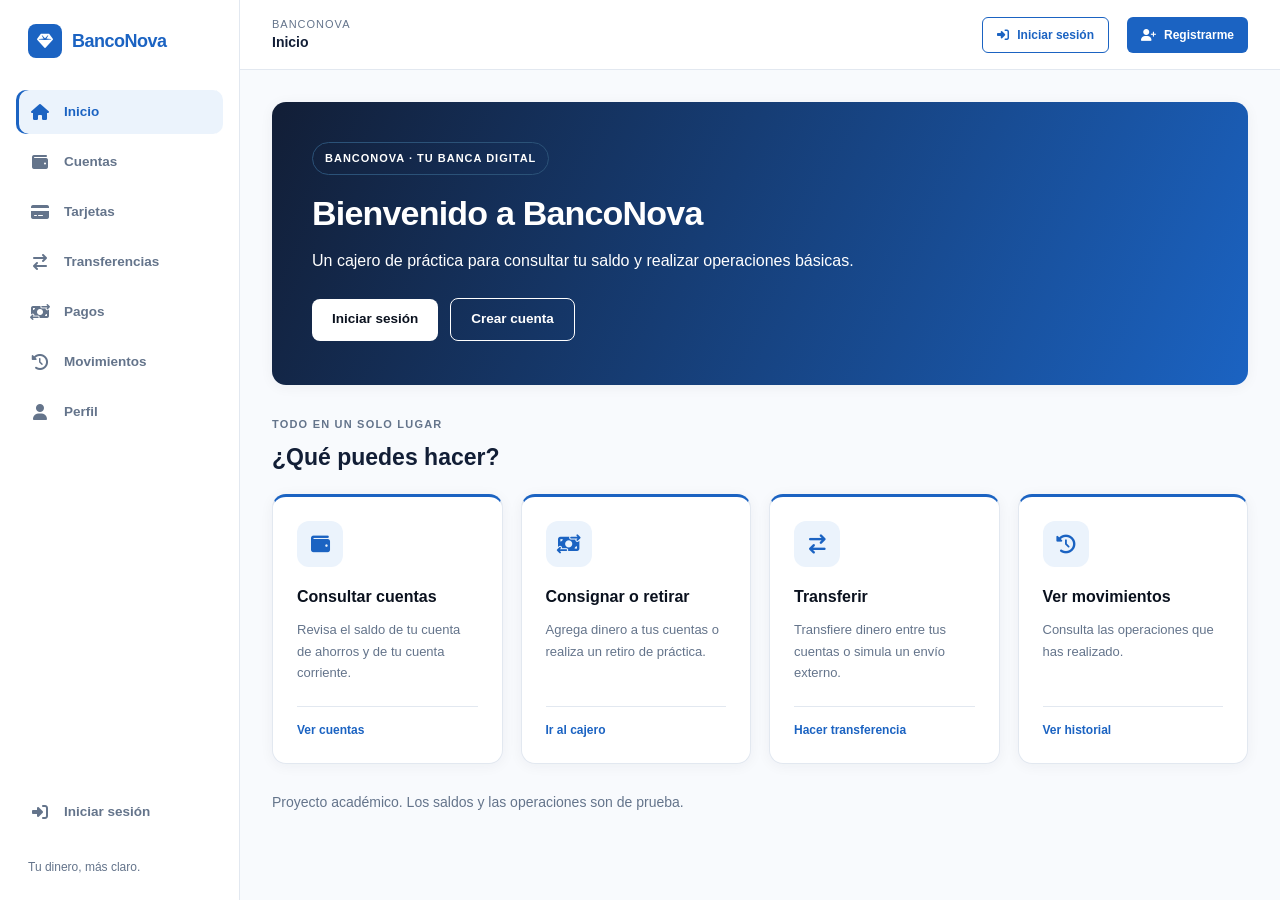
<file: Cajero-Sencillo (7)/Cajero-Sencillo/index.html>
<!DOCTYPE html>
<html lang="es">
  <head>
    <meta charset="UTF-8">
    <meta name="viewport" content="width=device-width, initial-scale=1.0">
    <title>
      BancoNova - Tu Banco Digital
    </title>
    <link rel="stylesheet" href="style.css">
    <link rel="stylesheet" href="https://cdnjs.cloudflare.com/ajax/libs/font-awesome/6.4.0/css/all.min.css">
  </head>
  <body>
    <div class="app-container">
      <aside class="sidebar">
        <a href="index.html" class="sidebar-logo">
          <div class="logo-icon">
            <i class="fa-solid fa-gem">
            </i>
          </div>
          <span class="logo-text">
            BancoNova
          </span>
        </a>
        <nav class="sidebar-menu">
          <a href="index.html" class="nav-link active">
            <i class="fa-solid fa-house">
            </i>
            <span>
              Inicio
            </span>
          </a>
          <a href="cuentas.html" class="nav-link">
            <i class="fa-solid fa-wallet">
            </i>
            <span>
              Cuentas
            </span>
          </a>
          <a href="tarjeta.html" class="nav-link">
            <i class="fa-solid fa-credit-card">
            </i>
            <span>
              Tarjetas
            </span>
          </a>
          <a href="transferencias.html" class="nav-link">
            <i class="fa-solid fa-arrow-right-arrow-left">
            </i>
            <span>
              Transferencias
            </span>
          </a>
          <a href="pagos.html" class="nav-link">
            <i class="fa-solid fa-money-bill-transfer">
            </i>
            <span>
              Pagos
            </span>
          </a>
          <a href="movimientos.html" class="nav-link">
            <i class="fa-solid fa-clock-rotate-left">
            </i>
            <span>
              Movimientos
            </span>
          </a>
          <a href="perfil.html" class="nav-link">
            <i class="fa-solid fa-user">
            </i>
            <span>
              Perfil
            </span>
          </a>
          <a href="auth.html" class="nav-link" style="margin-top:auto;">
            <i class="fa-solid fa-right-to-bracket">
            </i>
            <span>
              Iniciar sesión
            </span>
          </a>
        </nav>
        <p class="sidebar-caption">
          Tu dinero, más claro.
        </p>
      </aside>
      <div class="main-wrapper">
        <header class="topbar">
          <div class="encabezado-pagina">
            <span>
              BancoNova
            </span>
            <strong>
              Inicio
            </strong>
          </div>
          <div class="topbar-actions" style="margin-left:auto;">
            <a href="auth.html" class="btn btn-outline btn-sm">
              <i class="fa-solid fa-right-to-bracket">
              </i>
              Iniciar sesión
            </a>
            <a href="registro.html" class="btn btn-primary btn-sm">
              <i class="fa-solid fa-user-plus">
              </i>
              Registrarme
            </a>
          </div>
        </header>
        <main class="content-area">
          <section class="bienvenida">
            <span class="etiqueta-portada">
              BANCONOVA · TU BANCA DIGITAL
            </span>
            <h1>
              Bienvenido a BancoNova
            </h1>
            <p>
              Un cajero de práctica para consultar tu saldo y realizar operaciones básicas.
            </p>
            <a href="auth.html" class="btn btn-white">
              Iniciar sesión
            </a>
            <a href="registro.html" class="btn btn-outline-white">
              Crear cuenta
            </a>
          </section>
          <section class="opciones-inicio">
            <span class="seccion-etiqueta">
              TODO EN UN SOLO LUGAR
            </span>
            <h2>
              ¿Qué puedes hacer?
            </h2>
            <div class="landing-cards-grid">
              <a href="cuentas.html" class="landing-feature-card">
                <span class="acceso-icono" aria-hidden="true">
                  <i class="fa-solid fa-wallet">
                  </i>
                </span>
                <h3>
                  Consultar cuentas
                </h3>
                <p>
                  Revisa el saldo de tu cuenta de ahorros y de tu cuenta corriente.
                </p>
                <span class="card-cta">
                  Ver cuentas
                </span>
              </a>
              <a href="operaciones.html" class="landing-feature-card">
                <span class="acceso-icono" aria-hidden="true">
                  <i class="fa-solid fa-money-bill-transfer">
                  </i>
                </span>
                <h3>
                  Consignar o retirar
                </h3>
                <p>
                  Agrega dinero a tus cuentas o realiza un retiro de práctica.
                </p>
                <span class="card-cta">
                  Ir al cajero
                </span>
              </a>
              <a href="transferencias.html" class="landing-feature-card">
                <span class="acceso-icono" aria-hidden="true">
                  <i class="fa-solid fa-arrow-right-arrow-left">
                  </i>
                </span>
                <h3>
                  Transferir
                </h3>
                <p>
                  Transfiere dinero entre tus cuentas o simula un envío externo.
                </p>
                <span class="card-cta">
                  Hacer transferencia
                </span>
              </a>
              <a href="movimientos.html" class="landing-feature-card">
                <span class="acceso-icono" aria-hidden="true">
                  <i class="fa-solid fa-clock-rotate-left">
                  </i>
                </span>
                <h3>
                  Ver movimientos
                </h3>
                <p>
                  Consulta las operaciones que has realizado.
                </p>
                <span class="card-cta">
                  Ver historial
                </span>
              </a>
            </div>
          </section>
          <p class="resumen">
            Proyecto académico. Los saldos y las operaciones son de prueba.
          </p>
        </main>
      </div>
    </div>
    <script src="js/credito.js">
    </script>
    <script src="script.js">
    </script>
  </body>
</html>
</file>
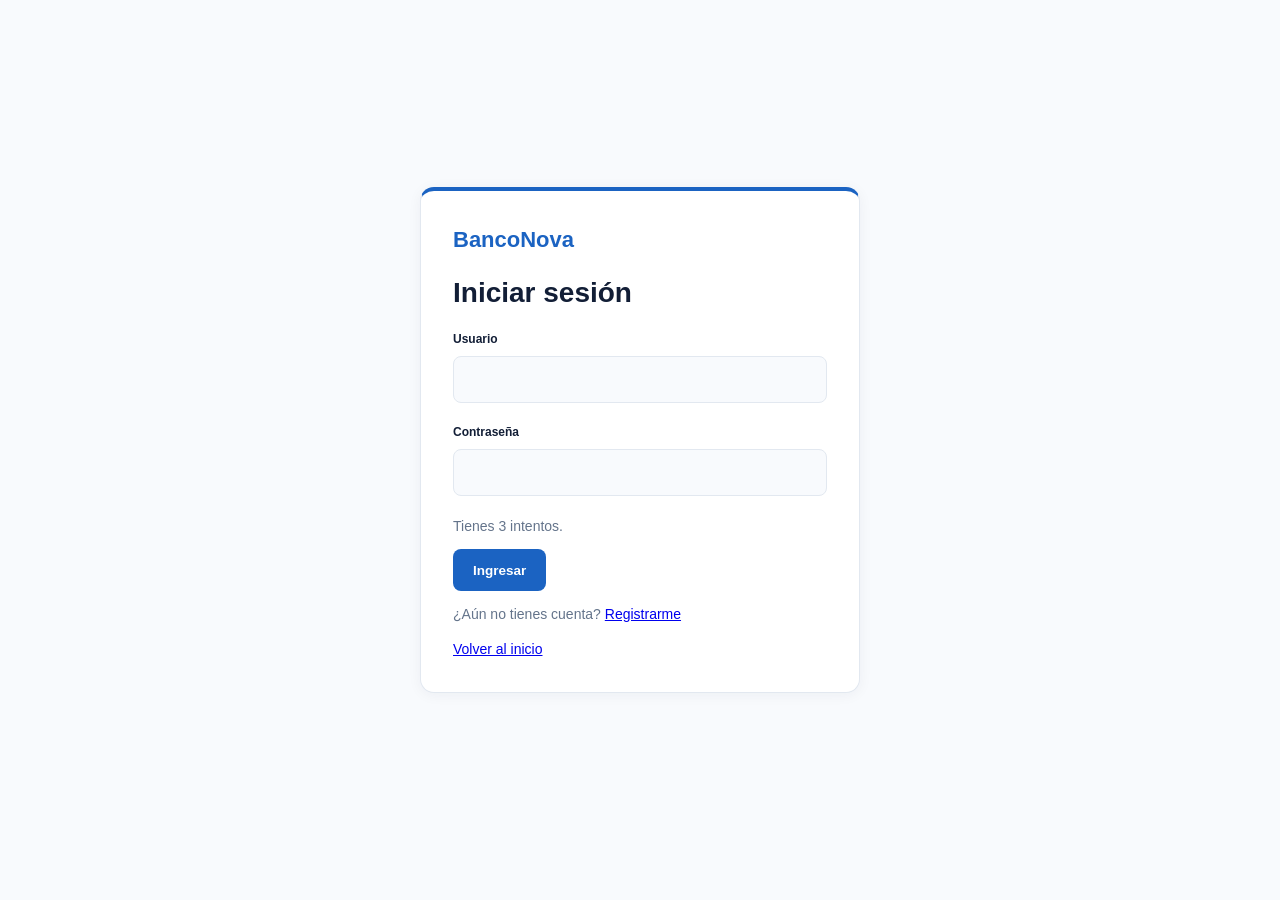
<file: Cajero-Sencillo (7)/Cajero-Sencillo/auth.html>
<!DOCTYPE html>
<html lang="es">
  <head>
    <meta charset="UTF-8">
    <meta name="viewport" content="width=device-width, initial-scale=1.0">
    <title>
      BancoNova - Iniciar sesión
    </title>
    <link rel="stylesheet" href="style.css">
  </head>
  <body class="acceso">
    <main class="panel acceso-panel">
      <a href="index.html" class="logo-text">
        BancoNova
      </a>
      <h1>
        Iniciar sesión
      </h1>
      <form onsubmit="iniciarSesion(event)">
        <div class="campo">
          <label for="log-user">
            Usuario
          </label>
          <input type="text" id="log-user" required>
        </div>
        <div class="campo">
          <label for="log-pass">
            Contraseña
          </label>
          <input type="password" id="log-pass" required>
        </div>
        <p id="intentos-txt" class="resumen">
          Tienes 3 intentos.
        </p>
        <button class="btn btn-primary" type="submit">
          Ingresar
        </button>
      </form>
      <p class="resumen">
        ¿Aún no tienes cuenta?
        <a href="registro.html">
          Registrarme
        </a>
      </p>
      <a href="index.html">
        Volver al inicio
      </a>
    </main>
    <script src="js/credito.js">
    </script>
    <script src="script.js">
    </script>
    <script src="js/auth.js">
    </script>
  </body>
</html>
</file>
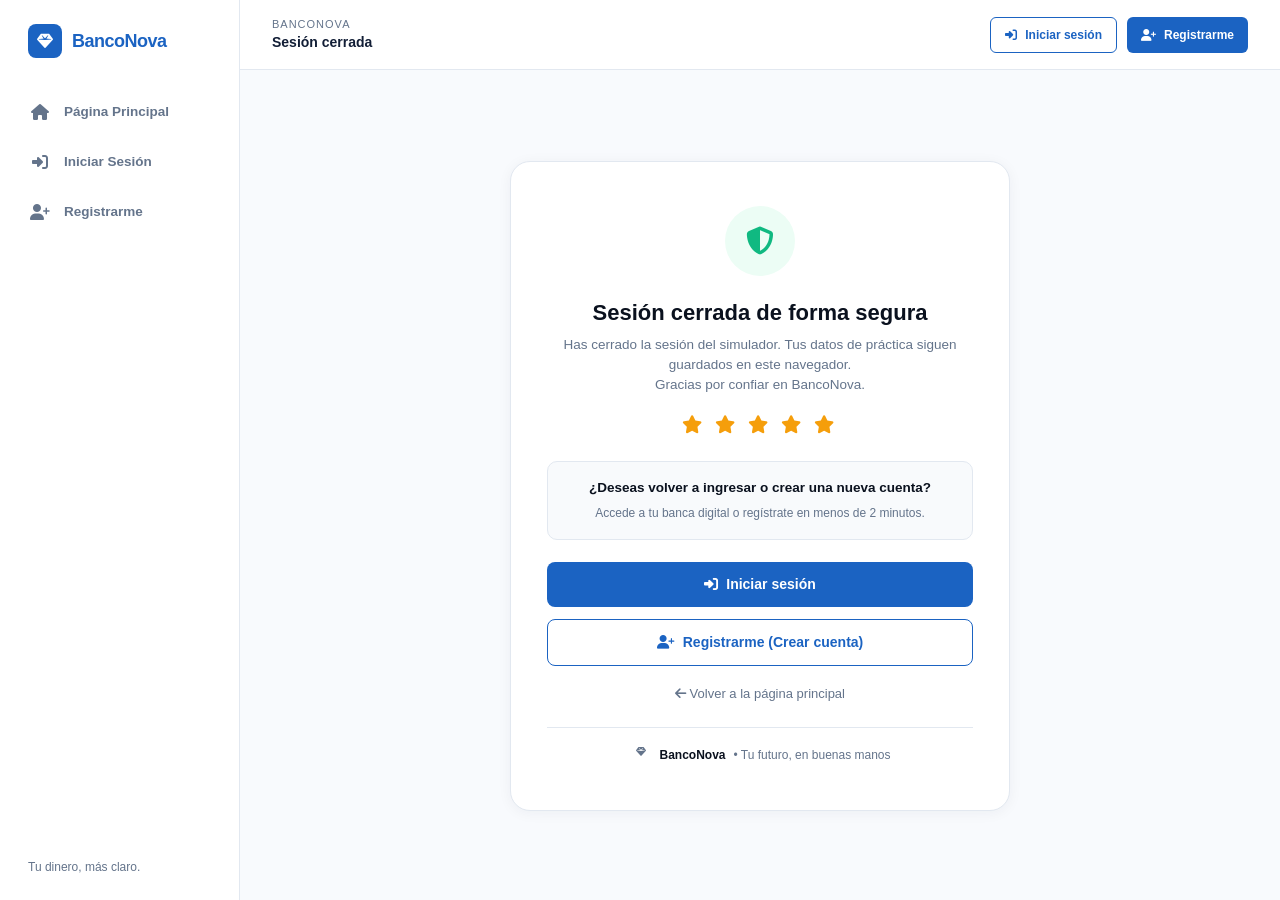
<file: Cajero-Sencillo (7)/Cajero-Sencillo/cerrar_sesion.html>
<!DOCTYPE html>
<html lang="es">
  <head>
    <meta charset="UTF-8">
    <meta name="viewport" content="width=device-width, initial-scale=1.0">
    <title>
      BancoNova - Sesión Cerrada
    </title>
    <link rel="stylesheet" href="style.css">
    <link rel="stylesheet" href="https://cdnjs.cloudflare.com/ajax/libs/font-awesome/6.4.0/css/all.min.css">
  </head>
  <body>
    <div class="app-container">
      <aside class="sidebar">
        <a href="index.html" class="sidebar-logo">
          <div class="logo-icon">
            <i class="fa-solid fa-gem">
            </i>
          </div>
          <span class="logo-text">
            BancoNova
          </span>
        </a>
        <nav class="sidebar-menu">
          <a href="index.html" class="nav-link">
            <i class="fa-solid fa-house">
            </i>
            <span>
              Página Principal
            </span>
          </a>
          <a href="auth.html" class="nav-link">
            <i class="fa-solid fa-right-to-bracket">
            </i>
            <span>
              Iniciar Sesión
            </span>
          </a>
          <a href="registro.html" class="nav-link">
            <i class="fa-solid fa-user-plus">
            </i>
            <span>
              Registrarme
            </span>
          </a>
        </nav>
        <p class="sidebar-caption">
          Tu dinero, más claro.
        </p>
      </aside>
      <div class="main-wrapper">
        <header class="topbar">
          <div class="encabezado-pagina">
            <span>
              BancoNova
            </span>
            <strong>
              Sesión cerrada
            </strong>
          </div>
          <div class="topbar-actions" style="display:flex; gap:10px; margin-left:auto;">
            <a href="auth.html" class="btn btn-outline btn-sm">
              <i class="fa-solid fa-right-to-bracket">
              </i>
              Iniciar sesión
            </a>
            <a href="registro.html" class="btn btn-primary btn-sm">
              <i class="fa-solid fa-user-plus">
              </i>
              Registrarme
            </a>
          </div>
        </header>
        <main class="content-area" style="display:flex; align-items:center; justify-content:center; min-height:calc(100vh - 120px);">
          <div class="logout-centered-card" style="margin:20px auto; width:100%; max-width:500px;">
            <div class="logout-big-lock" style="background:#ecfdf5; color:var(--exito);">
              <i class="fa-solid fa-shield-halved">
              </i>
            </div>
            <h2 style="font-size:22px; font-weight:800; color:var(--azul-noche); margin-bottom:6px;">
              Sesión cerrada de forma segura
            </h2>
            <p style="font-size:13.5px; color:var(--texto-muted); line-height:1.5;">
              Has cerrado la sesión del simulador. Tus datos de práctica siguen guardados en este navegador.
              <br>
              Gracias por confiar en BancoNova.
            </p>
            <div class="logout-stars" style="color:#f59e0b; font-size:18px; margin:16px 0 22px; letter-spacing:4px;">
              <i class="fa-solid fa-star">
              </i>
              <i class="fa-solid fa-star">
              </i>
              <i class="fa-solid fa-star">
              </i>
              <i class="fa-solid fa-star">
              </i>
              <i class="fa-solid fa-star">
              </i>
            </div>
            <div style="background:#f8fafc; border:1px solid var(--borde); border-radius:10px; padding:16px; margin-bottom:22px; text-align:center;">
              <strong style="display:block; font-size:13.5px; color:var(--azul-noche); margin-bottom:4px;">
                ¿Deseas volver a ingresar o crear una nueva cuenta?
              </strong>
              <small style="font-size:12px; color:var(--texto-muted);">
                Accede a tu banca digital o regístrate en menos de 2 minutos.
              </small>
            </div>
            <div style="display:flex; flex-direction:column; gap:12px; margin-bottom:24px;">
              <a href="auth.html" class="btn btn-primary btn-block" style="padding:12px; font-size:14px; gap:8px;">
                <i class="fa-solid fa-right-to-bracket">
                </i>
                Iniciar sesión
              </a>
              <a href="registro.html" class="btn btn-outline btn-block" style="padding:12px; font-size:14px; gap:8px;">
                <i class="fa-solid fa-user-plus">
                </i>
                Registrarme (Crear cuenta)
              </a>
              <a href="index.html" style="font-size:13px; color:var(--texto-muted); text-decoration:none; margin-top:6px; display:inline-block;">
                <i class="fa-solid fa-arrow-left">
                </i>
                Volver a la página principal
              </a>
            </div>
            <div style="display:flex; align-items:center; justify-content:center; gap:8px; font-size:12px; color:var(--texto-muted); border-top:1px solid var(--borde); padding-top:16px;">
              <div class="logo-icon" style="width:22px; height:22px; font-size:10px; border-radius:4px;">
                <i class="fa-solid fa-gem">
                </i>
              </div>
              <strong style="color:var(--azul-noche);">
                BancoNova
              </strong>
              <span>
                • Tu futuro, en buenas manos
              </span>
            </div>
          </div>
        </main>
      </div>
    </div>
    <script src="js/credito.js">
    </script>
    <script src="script.js">
    </script>
  </body>
</html>
</file>
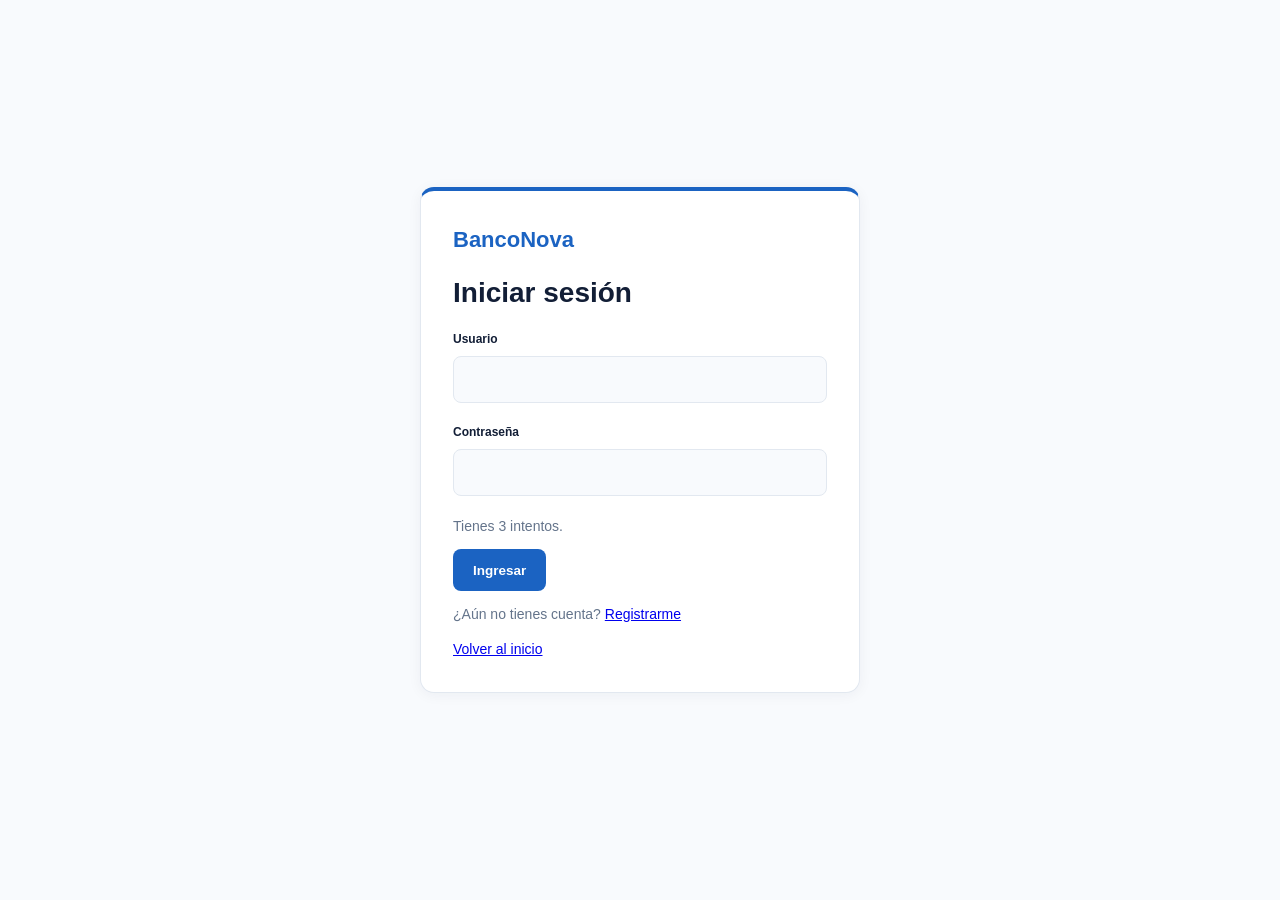
<file: Cajero-Sencillo (7)/Cajero-Sencillo/cuentas.html>
<!DOCTYPE html>
<html lang="es">
  <head>
    <meta charset="UTF-8">
    <meta name="viewport" content="width=device-width, initial-scale=1.0">
    <title>
      BancoNova - Mis Cuentas
    </title>
    <link rel="stylesheet" href="style.css">
    <link rel="stylesheet" href="https://cdnjs.cloudflare.com/ajax/libs/font-awesome/6.4.0/css/all.min.css">
  </head>
  <body>
    <div class="app-container">
      <aside class="sidebar">
        <a href="dashboard.html" class="sidebar-logo">
          <div class="logo-icon">
            <i class="fa-solid fa-gem">
            </i>
          </div>
          <span class="logo-text">
            BancoNova
          </span>
        </a>
        <nav class="sidebar-menu">
          <a href="operaciones.html" class="nav-link">
            ＋
            <span>
              Consignar / Retirar
            </span>
          </a>
          <a href="dashboard.html" class="nav-link">
            <i class="fa-solid fa-house">
            </i>
            <span>
              Inicio
            </span>
          </a>
          <a href="cuentas.html" class="nav-link active">
            <i class="fa-solid fa-wallet">
            </i>
            <span>
              Cuentas
            </span>
          </a>
          <a href="tarjeta.html" class="nav-link">
            <i class="fa-solid fa-credit-card">
            </i>
            <span>
              Tarjetas
            </span>
          </a>
          <a href="transferencias.html" class="nav-link">
            <i class="fa-solid fa-arrow-right-arrow-left">
            </i>
            <span>
              Transferencias
            </span>
          </a>
          <a href="pagos.html" class="nav-link">
            <i class="fa-solid fa-money-bill-transfer">
            </i>
            <span>
              Pagos
            </span>
          </a>
          <a href="movimientos.html" class="nav-link">
            <i class="fa-solid fa-clock-rotate-left">
            </i>
            <span>
              Movimientos
            </span>
          </a>
          <a href="perfil.html" class="nav-link">
            <i class="fa-solid fa-user">
            </i>
            <span>
              Perfil
            </span>
          </a>
          <a href="cerrar_sesion.html" class="nav-link" style="margin-top:auto; color:var(--peligro);">
            <i class="fa-solid fa-arrow-right-from-bracket">
            </i>
            <span>
              Cerrar sesión
            </span>
          </a>
        </nav>
        <p class="sidebar-caption">
          Tu dinero, más claro.
        </p>
      </aside>
      <div class="main-wrapper">
        <header class="topbar">
          <div class="encabezado-pagina">
            <span>
              BancoNova
            </span>
            <strong>
              Cuentas
            </strong>
          </div>
          <div class="topbar-actions" style="margin-left:auto;">
            <a href="perfil.html" class="user-profile-badge">
              <img id="topbar-avatar" src="https://images.unsplash.com/photo-1507003211169-0a1dd7228f2d?auto=format&amp;fit=crop&amp;w=120&amp;q=80" alt="Avatar">
            </a>
          </div>
        </header>
        <main class="content-area">
          <div class="greeting-header">
            <h1>
              Mis cuentas
            </h1>
            <p>
              Consulta tus saldos y realiza consignaciones o retiros.
            </p>
          </div>
          <div class="limits-movements-split">
            <section class="panel">
              <h3>
                Cuenta de Ahorros Digital
              </h3>
              <p>
                Cuenta 1234
              </p>
              <p class="monto" id="saldo-ahorros">
              </p>
              <p class="aviso">
                En este ejercicio, cada retiro abona el 1,5% del monto retirado.
              </p>
              <a href="operaciones.html" class="btn btn-primary">
                Consignar o retirar
              </a>
            </section>
            <section class="panel">
              <h3>
                Cuenta Corriente Comercial
              </h3>
              <p>
                Cuenta 5678
              </p>
              <p class="monto" id="saldo-corriente">
              </p>
              <p class="aviso">
                Permite retirar hasta un 20% adicional sobre el saldo positivo.
              </p>
              <a href="transferencias.html" class="btn btn-primary">
                Transferir
              </a>
            </section>
          </div>
        </main>
      </div>
    </div>
    <script src="js/credito.js">
    </script>
    <script src="script.js">
    </script>
    <script src="js/cuentas.js">
    </script>
  </body>
</html>
</file>
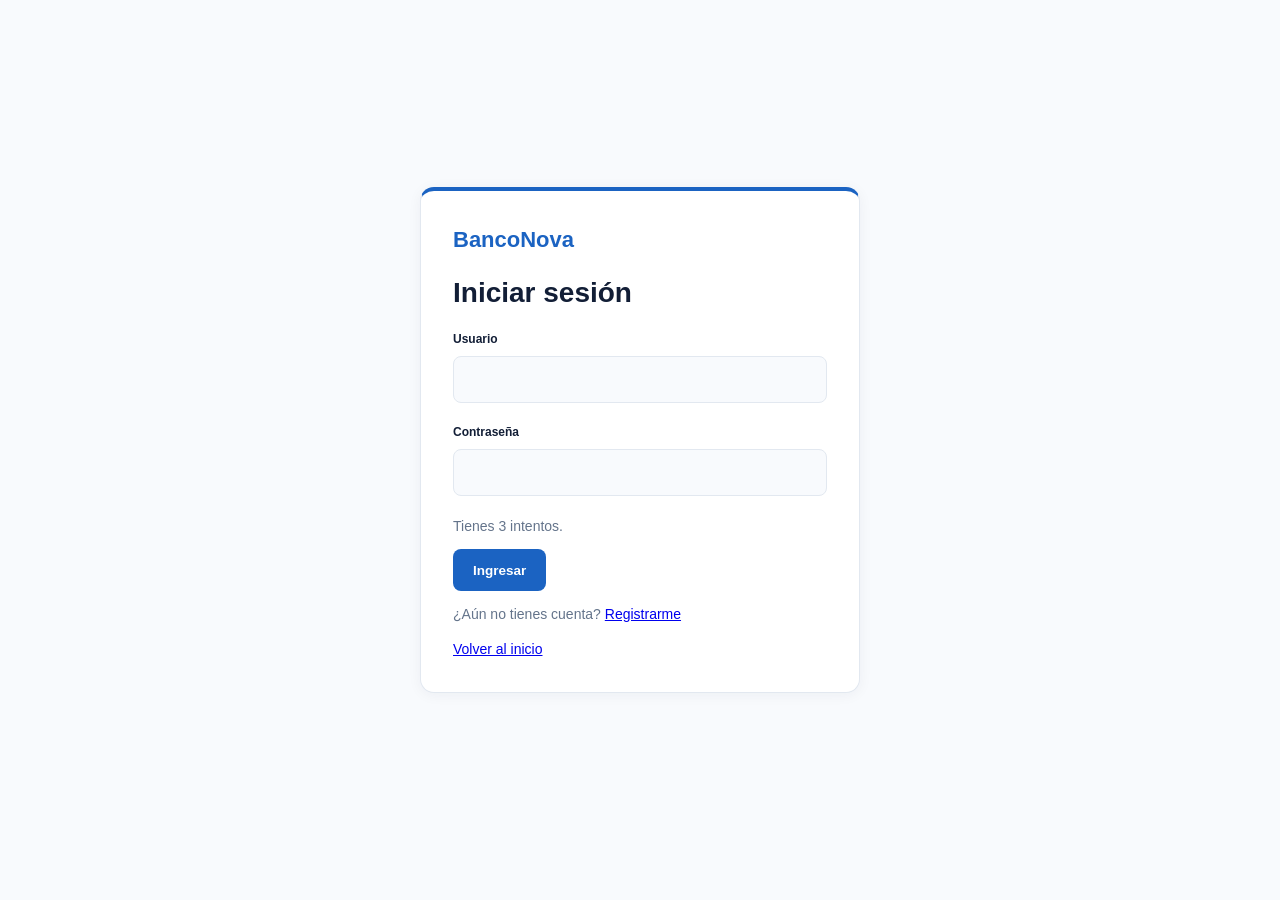
<file: Cajero-Sencillo (7)/Cajero-Sencillo/dashboard.html>
<!DOCTYPE html>
<html lang="es">
  <head>
    <meta charset="UTF-8">
    <meta name="viewport" content="width=device-width, initial-scale=1.0">
    <title>
      BancoNova - Inicio (Dashboard)
    </title>
    <link rel="stylesheet" href="style.css">
    <link rel="stylesheet" href="https://cdnjs.cloudflare.com/ajax/libs/font-awesome/6.4.0/css/all.min.css">
  </head>
  <body>
    <div class="app-container">
      <aside class="sidebar">
        <a href="dashboard.html" class="sidebar-logo">
          <div class="logo-icon">
            <i class="fa-solid fa-gem">
            </i>
          </div>
          <span class="logo-text">
            BancoNova
          </span>
        </a>
        <nav class="sidebar-menu">
          <a href="operaciones.html" class="nav-link">
            ＋
            <span>
              Consignar / Retirar
            </span>
          </a>
          <a href="dashboard.html" class="nav-link active">
            <i class="fa-solid fa-house">
            </i>
            <span>
              Inicio
            </span>
          </a>
          <a href="cuentas.html" class="nav-link">
            <i class="fa-solid fa-wallet">
            </i>
            <span>
              Cuentas
            </span>
          </a>
          <a href="tarjeta.html" class="nav-link">
            <i class="fa-solid fa-credit-card">
            </i>
            <span>
              Tarjetas
            </span>
          </a>
          <a href="transferencias.html" class="nav-link">
            <i class="fa-solid fa-arrow-right-arrow-left">
            </i>
            <span>
              Transferencias
            </span>
          </a>
          <a href="pagos.html" class="nav-link">
            <i class="fa-solid fa-money-bill-transfer">
            </i>
            <span>
              Pagos
            </span>
          </a>
          <a href="movimientos.html" class="nav-link">
            <i class="fa-solid fa-clock-rotate-left">
            </i>
            <span>
              Movimientos
            </span>
          </a>
          <a href="perfil.html" class="nav-link">
            <i class="fa-solid fa-user">
            </i>
            <span>
              Perfil
            </span>
          </a>
          <a href="cerrar_sesion.html" class="nav-link" style="margin-top:auto; color:var(--peligro);">
            <i class="fa-solid fa-arrow-right-from-bracket">
            </i>
            <span>
              Cerrar sesión
            </span>
          </a>
        </nav>
        <p class="sidebar-caption">
          Tu dinero, más claro.
        </p>
      </aside>
      <div class="main-wrapper">
        <header class="topbar">
          <div class="encabezado-pagina">
            <span>
              BancoNova
            </span>
            <strong>
              Resumen de tus productos
            </strong>
          </div>
          <div class="topbar-actions" style="margin-left:auto;">
            <a href="perfil.html" class="user-profile-badge">
              <img src="https://images.unsplash.com/photo-1507003211169-0a1dd7228f2d?auto=format&amp;fit=crop&amp;w=120&amp;q=80" alt="Avatar">
            </a>
          </div>
        </header>
        <main class="content-area">
          <div class="greeting-header">
            <h1>
              Hola,
              <span id="txt-nombre-usuario">
              </span>
            </h1>
            <p>
              Este es el resumen de tus productos de práctica.
            </p>
          </div>
          <div class="dashboard-balance-cards">
            <section class="balance-card card-primary-blue">
              <div class="card-label">
                Saldo de ahorros
                <button class="btn-eye-toggle" onclick="mostrarOcultarSaldo()" aria-label="Mostrar u ocultar saldo">
                  ◉
                </button>
              </div>
              <h2 id="saldo-ahorros">
              </h2>
              <p>
                Cuenta 1234
              </p>
            </section>
            <section class="balance-card">
              <p>
                Cuenta corriente
              </p>
              <h2 id="saldo-corriente">
              </h2>
              <p>
                Cuenta 5678
              </p>
            </section>
            <section class="balance-card">
              <p>
                Tarjeta de crédito
              </p>
              <h2 id="cupo-disponible">
              </h2>
              <p id="tarjeta-minimo-dashboard">
              </p>
              <a href="pagos.html?categoria=tarjeta">
                Ver qué debo pagar
              </a>
              <p>
                Cupo disponible
              </p>
            </section>
          </div>
          <div class="dashboard-row">
            <section class="quick-actions-box">
              <h3>
                Accesos rápidos
              </h3>
              <div class="quick-actions-grid">
                <a href="operaciones.html" class="quick-action-item">
                  <div class="icon-circle">
                    ＋
                  </div>
                  Consignar / Retirar
                </a>
                <a href="transferencias.html" class="quick-action-item">
                  <div class="icon-circle">
                    ↔
                  </div>
                  Transferir
                </a>
                <a href="pagos.html" class="quick-action-item">
                  <div class="icon-circle">
                    ＄
                  </div>
                  Pagar
                </a>
                <a href="tarjeta.html" class="quick-action-item">
                  <div class="icon-circle">
                    ▣
                  </div>
                  Comprar
                </a>
              </div>
            </section>
            <section class="movements-summary-card">
              <h3>
                Últimos movimientos
              </h3>
              <div id="ultimos-movimientos">
              </div>
              <a href="movimientos.html">
                Ver todos
              </a>
            </section>
          </div>
          <section class="promo-card-assistant" style="margin-top:20px">
            <div>
              <h4>
                Ahorra más con BancoNova
              </h4>
              <p>
                Revisa tus saldos antes de realizar una operación.
              </p>
              <a href="cuentas.html" class="btn btn-primary">
                Ver mis cuentas
              </a>
            </div>
          </section>
        </main>
      </div>
    </div>
    <script src="js/credito.js">
    </script>
    <script src="script.js">
    </script>
    <script src="js/dashboard.js">
    </script>
  </body>
</html>
</file>
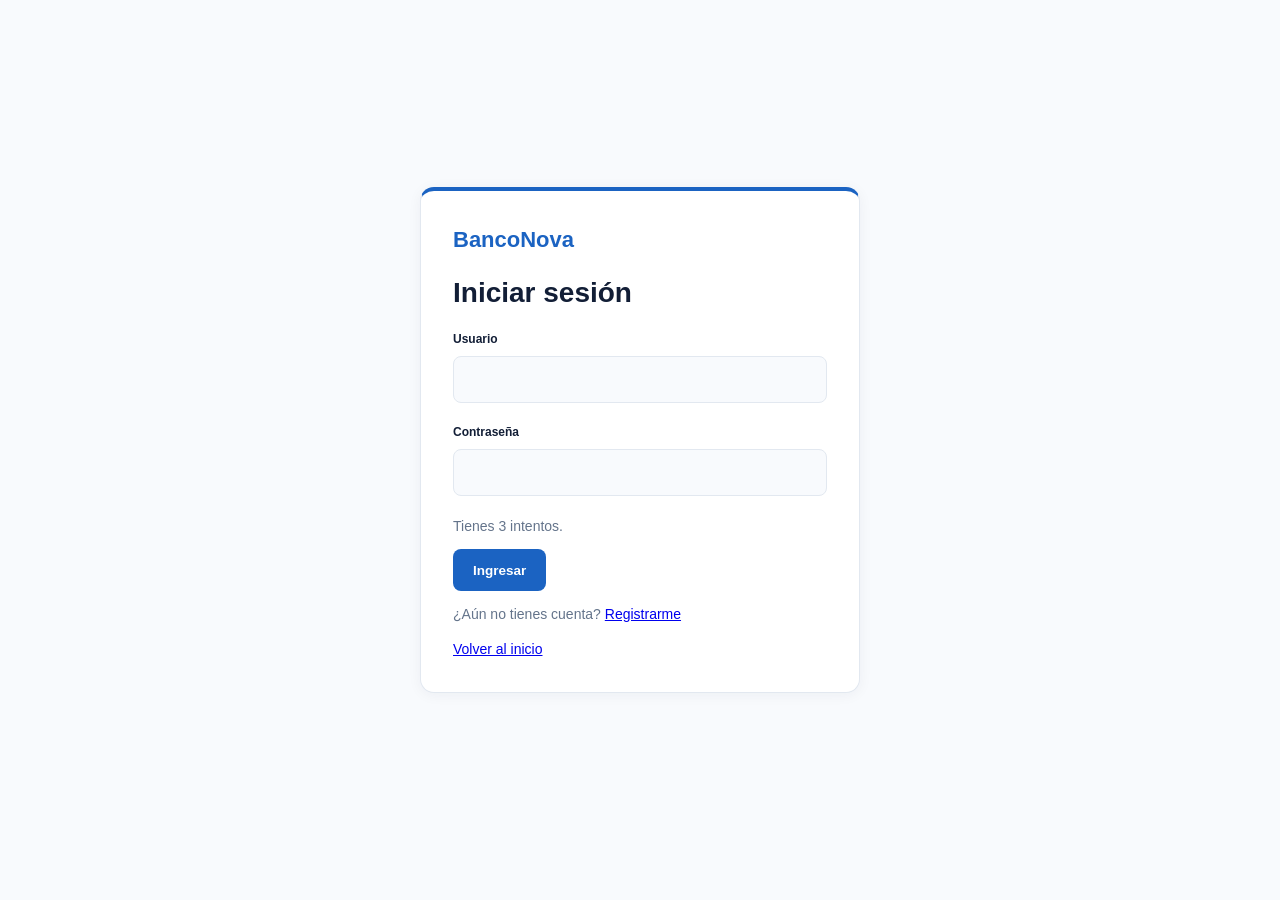
<file: Cajero-Sencillo (7)/Cajero-Sencillo/movimientos.html>
<!DOCTYPE html>
<html lang="es">
  <head>
    <meta charset="UTF-8">
    <meta name="viewport" content="width=device-width, initial-scale=1.0">
    <title>
      BancoNova - Movimientos
    </title>
    <link rel="stylesheet" href="style.css">
    <link rel="stylesheet" href="https://cdnjs.cloudflare.com/ajax/libs/font-awesome/6.4.0/css/all.min.css">
  </head>
  <body>
    <div class="app-container">
      <aside class="sidebar">
        <a href="dashboard.html" class="sidebar-logo">
          <div class="logo-icon">
            <i class="fa-solid fa-gem">
            </i>
          </div>
          <span class="logo-text">
            BancoNova
          </span>
        </a>
        <nav class="sidebar-menu">
          <a href="operaciones.html" class="nav-link">
            ＋
            <span>
              Consignar / Retirar
            </span>
          </a>
          <a href="dashboard.html" class="nav-link">
            <i class="fa-solid fa-house">
            </i>
            <span>
              Inicio
            </span>
          </a>
          <a href="cuentas.html" class="nav-link">
            <i class="fa-solid fa-wallet">
            </i>
            <span>
              Cuentas
            </span>
          </a>
          <a href="tarjeta.html" class="nav-link">
            <i class="fa-solid fa-credit-card">
            </i>
            <span>
              Tarjetas
            </span>
          </a>
          <a href="transferencias.html" class="nav-link">
            <i class="fa-solid fa-arrow-right-arrow-left">
            </i>
            <span>
              Transferencias
            </span>
          </a>
          <a href="pagos.html" class="nav-link">
            <i class="fa-solid fa-money-bill-transfer">
            </i>
            <span>
              Pagos
            </span>
          </a>
          <a href="movimientos.html" class="nav-link active">
            <i class="fa-solid fa-clock-rotate-left">
            </i>
            <span>
              Movimientos
            </span>
          </a>
          <a href="perfil.html" class="nav-link">
            <i class="fa-solid fa-user">
            </i>
            <span>
              Perfil
            </span>
          </a>
          <a href="cerrar_sesion.html" class="nav-link" style="margin-top:auto; color:var(--peligro);">
            <i class="fa-solid fa-arrow-right-from-bracket">
            </i>
            <span>
              Cerrar sesión
            </span>
          </a>
        </nav>
        <p class="sidebar-caption">
          Tu dinero, más claro.
        </p>
      </aside>
      <div class="main-wrapper">
        <header class="topbar">
          <div class="encabezado-pagina">
            <span>
              BancoNova
            </span>
            <strong>
              Movimientos
            </strong>
          </div>
          <div class="topbar-actions" style="margin-left:auto;">
            <a href="perfil.html" class="user-profile-badge">
              <img src="https://images.unsplash.com/photo-1507003211169-0a1dd7228f2d?auto=format&amp;fit=crop&amp;w=120&amp;q=80" alt="Avatar">
            </a>
          </div>
        </header>
        <main class="content-area">
          <div class="greeting-header">
            <h1>
              Movimientos
            </h1>
            <p>
              Historial de las operaciones que has realizado.
            </p>
          </div>
          <div class="movements-filter-bar">
            <div class="campo">
              <label for="filtro">
                Producto
              </label>
              <select id="filtro">
                <option value="todos">
                  Todos
                </option>
                <option value="ahorros">
                  Ahorros
                </option>
                <option value="corriente">
                  Corriente
                </option>
                <option value="tarjeta">
                  Tarjeta
                </option>
              </select>
            </div>
            <button class="btn btn-primary" onclick="mostrarMovimientos()">
              Buscar
            </button>
          </div>
          <div class="table-card">
            <table class="data-table">
              <thead>
                <tr>
                  <th>
                    Fecha
                  </th>
                  <th>
                    Descripción
                  </th>
                  <th>
                    Producto
                  </th>
                  <th>
                    Monto
                  </th>
                  <th>
                    Saldo / deuda
                  </th>
                </tr>
              </thead>
              <tbody id="lista-movimientos">
              </tbody>
            </table>
          </div>
        </main>
      </div>
    </div>
    <script src="js/credito.js">
    </script>
    <script src="script.js">
    </script>
    <script src="js/movimientos.js">
    </script>
  </body>
</html>
</file>
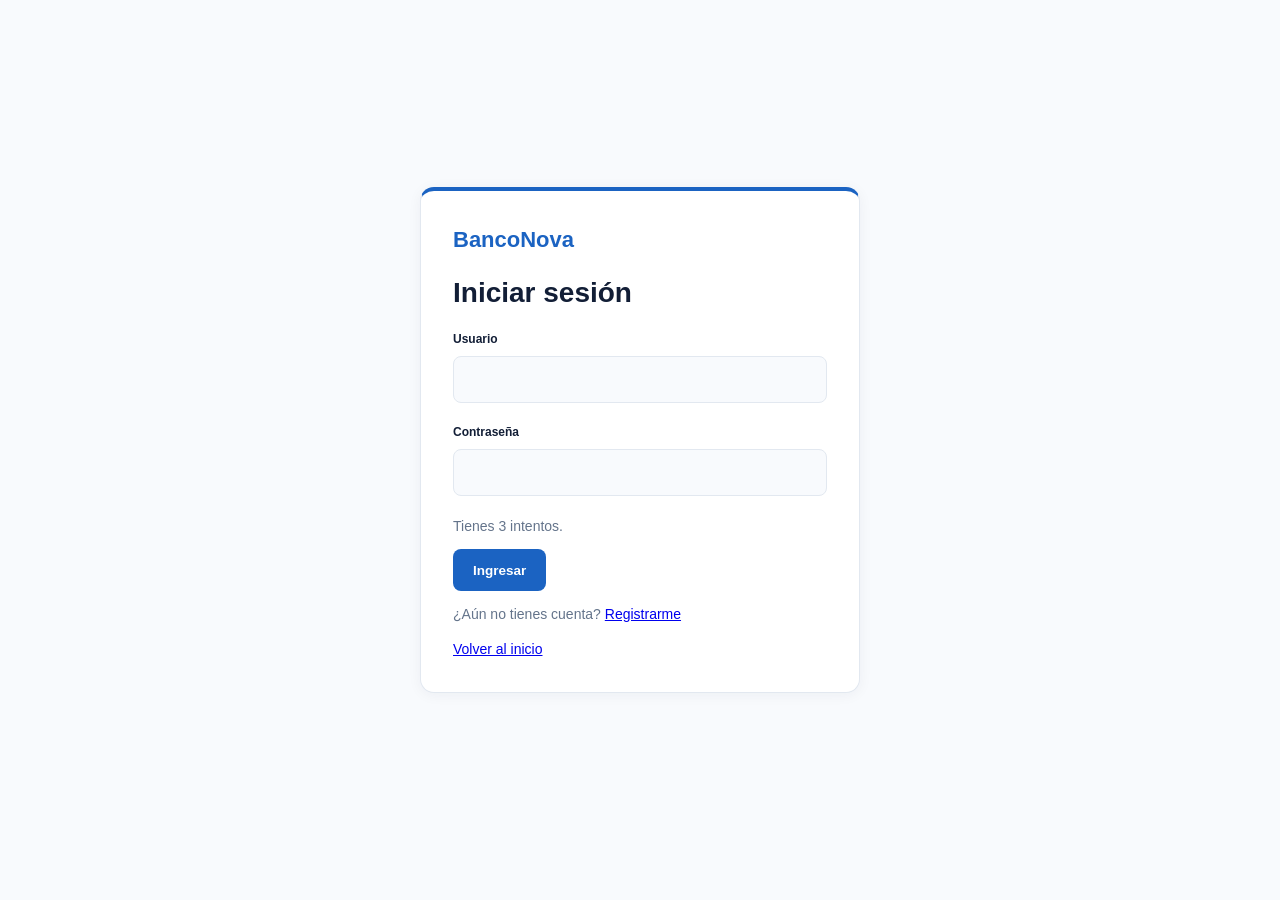
<file: Cajero-Sencillo (7)/Cajero-Sencillo/operaciones.html>
<!DOCTYPE html>
<html lang="es">
  <head>
    <meta charset="UTF-8">
    <meta name="viewport" content="width=device-width, initial-scale=1.0">
    <title>
      BancoNova - Inicio (Dashboard)
    </title>
    <link rel="stylesheet" href="style.css">
    <link rel="stylesheet" href="https://cdnjs.cloudflare.com/ajax/libs/font-awesome/6.4.0/css/all.min.css">
  </head>
  <body>
    <div class="app-container">
      <aside class="sidebar">
        <a href="dashboard.html" class="sidebar-logo">
          <div class="logo-icon">
            <i class="fa-solid fa-gem">
            </i>
          </div>
          <span class="logo-text">
            BancoNova
          </span>
        </a>
        <nav class="sidebar-menu">
          <a href="operaciones.html" class="nav-link active">
            ＋
            <span>
              Consignar / Retirar
            </span>
          </a>
          <a href="dashboard.html" class="nav-link">
            <i class="fa-solid fa-house">
            </i>
            <span>
              Inicio
            </span>
          </a>
          <a href="cuentas.html" class="nav-link">
            <i class="fa-solid fa-wallet">
            </i>
            <span>
              Cuentas
            </span>
          </a>
          <a href="tarjeta.html" class="nav-link">
            <i class="fa-solid fa-credit-card">
            </i>
            <span>
              Tarjetas
            </span>
          </a>
          <a href="transferencias.html" class="nav-link">
            <i class="fa-solid fa-arrow-right-arrow-left">
            </i>
            <span>
              Transferencias
            </span>
          </a>
          <a href="pagos.html" class="nav-link">
            <i class="fa-solid fa-money-bill-transfer">
            </i>
            <span>
              Pagos
            </span>
          </a>
          <a href="movimientos.html" class="nav-link">
            <i class="fa-solid fa-clock-rotate-left">
            </i>
            <span>
              Movimientos
            </span>
          </a>
          <a href="perfil.html" class="nav-link">
            <i class="fa-solid fa-user">
            </i>
            <span>
              Perfil
            </span>
          </a>
          <a href="cerrar_sesion.html" class="nav-link" style="margin-top:auto; color:var(--peligro);">
            <i class="fa-solid fa-arrow-right-from-bracket">
            </i>
            <span>
              Cerrar sesión
            </span>
          </a>
        </nav>
        <p class="sidebar-caption">
          Tu dinero, más claro.
        </p>
      </aside>
      <div class="main-wrapper">
        <header class="topbar">
          <div class="encabezado-pagina">
            <span>
              BancoNova
            </span>
            <strong>
              Operaciones de cajero
            </strong>
          </div>
          <div class="topbar-actions" style="margin-left:auto;">
            <a href="perfil.html" class="user-profile-badge">
              <img src="https://images.unsplash.com/photo-1507003211169-0a1dd7228f2d?auto=format&amp;fit=crop&amp;w=120&amp;q=80" alt="Avatar">
            </a>
          </div>
        </header>
        <main class="content-area">
          <div class="greeting-header">
            <h1>
              Consignaciones y retiros
            </h1>
            <p>
            </p>
          </div>
          <section class="panel formulario">
            <div class="acciones">
              <button class="btn btn-primary" onclick="cambiarOperacion(&#x27;consignar&#x27;)">
                Consignar
              </button>
              <button class="btn btn-outline" onclick="cambiarOperacion(&#x27;retirar&#x27;)">
                Retirar
              </button>
            </div>
            <h3 id="titulo-operacion">
              Consignar dinero
            </h3>
            <form onsubmit="realizarOperacion(event)">
              <div class="campo">
                <label for="op-cuenta">
                  Cuenta
                </label>
                <select id="op-cuenta">
                  <option value="ahorros">
                    Cuenta de Ahorros - 1234
                  </option>
                  <option value="corriente">
                    Cuenta Corriente - 5678
                  </option>
                </select>
              </div>
              <div class="campo">
                <label for="op-monto">
                  Monto
                </label>
                <input type="number" id="op-monto" min="0.01" step="0.01" required>
              </div>
              <p id="aviso-operacion" class="aviso">
              </p>
              <button type="submit" class="btn btn-primary">
                Confirmar operación
              </button>
            </form>
          </section>
        </main>
      </div>
    </div>
    <script src="js/credito.js">
    </script>
    <script src="script.js">
    </script>
    <script src="js/operaciones.js">
    </script>
  </body>
</html>
</file>
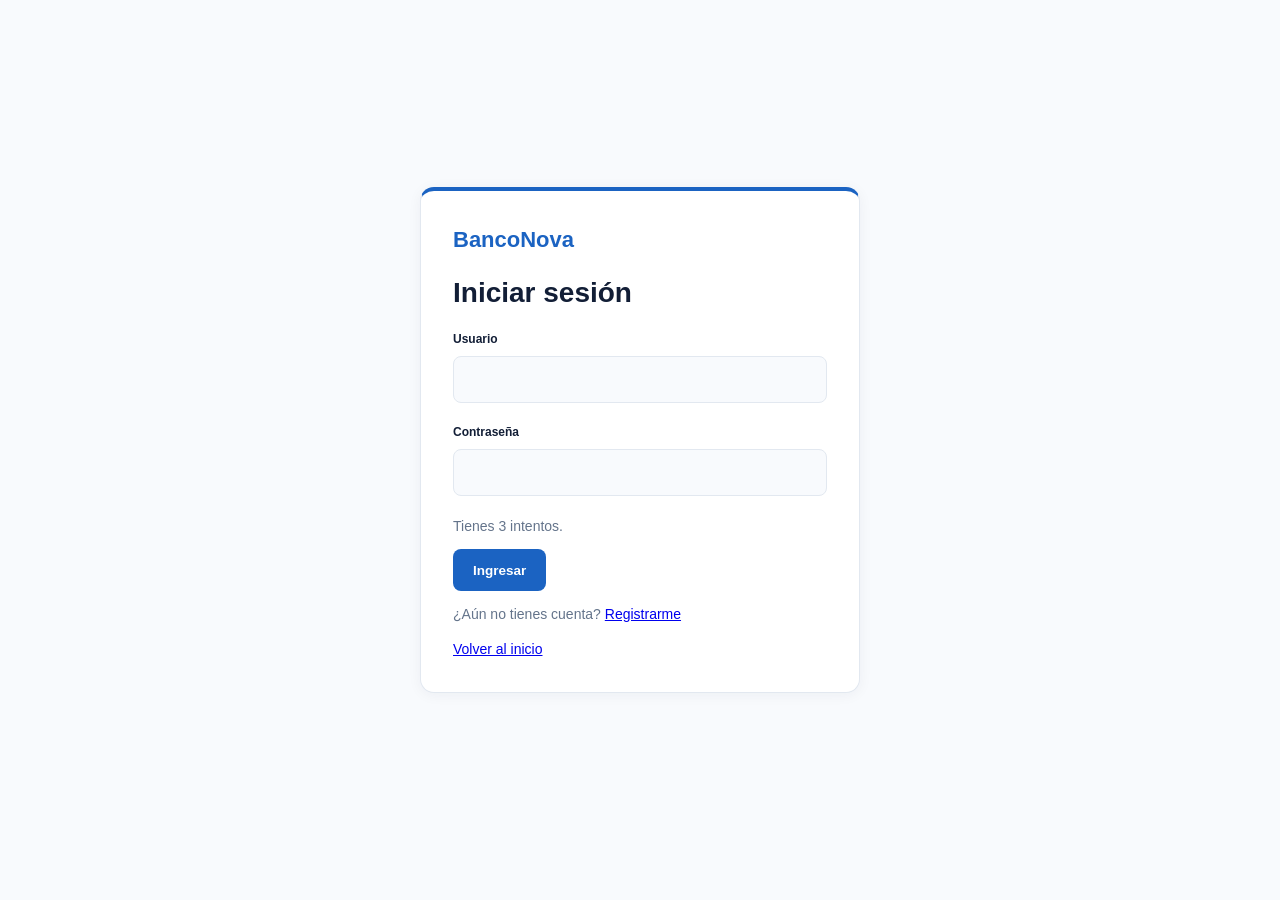
<file: Cajero-Sencillo (7)/Cajero-Sencillo/pagos.html>
<!DOCTYPE html>
<html lang="es">
  <head>
    <meta charset="UTF-8">
    <meta name="viewport" content="width=device-width, initial-scale=1.0">
    <title>
      BancoNova - Pagos y Facturas
    </title>
    <link rel="stylesheet" href="style.css">
    <link rel="stylesheet" href="https://cdnjs.cloudflare.com/ajax/libs/font-awesome/6.4.0/css/all.min.css">
  </head>
  <body>
    <div class="app-container">
      <aside class="sidebar">
        <a href="dashboard.html" class="sidebar-logo">
          <div class="logo-icon">
            <i class="fa-solid fa-gem">
            </i>
          </div>
          <span class="logo-text">
            BancoNova
          </span>
        </a>
        <nav class="sidebar-menu">
          <a href="operaciones.html" class="nav-link">
            ＋
            <span>
              Consignar / Retirar
            </span>
          </a>
          <a href="dashboard.html" class="nav-link">
            <i class="fa-solid fa-house">
            </i>
            <span>
              Inicio
            </span>
          </a>
          <a href="cuentas.html" class="nav-link">
            <i class="fa-solid fa-wallet">
            </i>
            <span>
              Cuentas
            </span>
          </a>
          <a href="tarjeta.html" class="nav-link">
            <i class="fa-solid fa-credit-card">
            </i>
            <span>
              Tarjetas
            </span>
          </a>
          <a href="transferencias.html" class="nav-link">
            <i class="fa-solid fa-arrow-right-arrow-left">
            </i>
            <span>
              Transferencias
            </span>
          </a>
          <a href="pagos.html" class="nav-link active">
            <i class="fa-solid fa-money-bill-transfer">
            </i>
            <span>
              Pagos
            </span>
          </a>
          <a href="movimientos.html" class="nav-link">
            <i class="fa-solid fa-clock-rotate-left">
            </i>
            <span>
              Movimientos
            </span>
          </a>
          <a href="perfil.html" class="nav-link">
            <i class="fa-solid fa-user">
            </i>
            <span>
              Perfil
            </span>
          </a>
          <a href="cerrar_sesion.html" class="nav-link" style="margin-top:auto; color:var(--peligro);">
            <i class="fa-solid fa-arrow-right-from-bracket">
            </i>
            <span>
              Cerrar sesión
            </span>
          </a>
        </nav>
        <p class="sidebar-caption">
          Tu dinero, más claro.
        </p>
      </aside>
      <div class="main-wrapper">
        <header class="topbar">
          <div class="encabezado-pagina">
            <span>
              BancoNova
            </span>
            <strong>
              Pagos
            </strong>
          </div>
          <div class="topbar-actions" style="margin-left:auto;">
            <a href="perfil.html" class="user-profile-badge">
              <img id="topbar-avatar" src="https://images.unsplash.com/photo-1507003211169-0a1dd7228f2d?auto=format&amp;fit=crop&amp;w=120&amp;q=80" alt="Avatar">
            </a>
          </div>
        </header>
        <main class="content-area">
          <div class="greeting-header">
            <h1>
              Pagos
            </h1>
            <p>
              Primero elige qué vas a pagar. Después selecciona la cuenta desde la que saldrá el dinero.
            </p>
          </div>
          <div class="resumen-productos">
            <section class="panel">
              <h2>
                Capital pendiente
              </h2>
              <strong id="credito-capital">
              </strong>
              <p>
                Lo que falta por pagar de tus compras, sin intereses futuros.
              </p>
              <p id="credito-cupo">
              </p>
            </section>
            <section class="panel">
              <h2>
                Pago mínimo simulado
              </h2>
              <strong id="credito-minimo">
              </strong>
              <p id="credito-periodo">
              </p>
              <p>
                Incluye capital e interés del primer mes pendiente.
              </p>
            </section>
            <section class="panel">
              <h2>
                Total de cuotas pendientes
              </h2>
              <strong id="credito-total">
              </strong>
              <p id="credito-intereses">
              </p>
              <p>
                Suma del plan completo; no es el valor de una liquidación anticipada.
              </p>
            </section>
          </div>
          <div class="pagos-layout-grid">
            <section class="pagos-form-box">
              <h2>
                ¿Qué quieres pagar?
              </h2>
              <form onsubmit="pagar(event)">
                <div class="campo">
                  <label for="categoria">
                    1. Tipo de pago
                  </label>
                  <select id="categoria" onchange="cambiarCategoriaPago()">
                    <option value="tarjeta">
                      Mi tarjeta de crédito — cuotas de productos
                    </option>
                    <option value="servicio">
                      Una factura de servicios
                    </option>
                    <option value="recarga">
                      Una recarga de celular
                    </option>
                    <option value="impuesto">
                      Un impuesto
                    </option>
                  </select>
                </div>
                <div id="pago-tarjeta">
                  <div class="campo">
                    <label for="pago-compra">
                      2. ¿Qué cuotas de la tarjeta pagarás?
                    </label>
                    <select id="pago-compra" onchange="actualizarPago()">
                    </select>
                  </div>
                  <p id="lista-cuotas-pago" class="aviso">
                  </p>
                  <a href="tarjeta.html">
                    Crear productos o ajustar sus cuotas
                  </a>
                </div>
                <div id="pago-externo" hidden>
                  <div class="campo">
                    <label for="entidad">
                      2. Empresa, operador o entidad a pagar
                    </label>
                    <input type="text" id="entidad" oninput="actualizarPago()" maxlength="80" placeholder="Ejemplo: EPM, Claro o Alcaldía" required>
                  </div>
                  <div class="campo">
                    <label for="referencia">
                      Referencia de factura o número de celular
                    </label>
                    <input type="text" id="referencia" oninput="actualizarPago()" maxlength="50" required>
                  </div>
                </div>
                <div class="campo">
                  <label for="origen">
                    3. Cuenta desde la que pagarás
                  </label>
                  <select id="origen" onchange="actualizarPago()">
                  </select>
                </div>
                <div class="campo">
                  <label for="monto">
                    4. Valor a pagar (COP)
                  </label>
                  <input type="number" id="monto" min="0.01" step="0.01" oninput="actualizarPago()" required>
                </div>
                <p class="resumen" id="ayuda-monto">
                </p>
                <button id="btn-pagar" type="submit" class="btn btn-primary">
                  Revisar y confirmar pago
                </button>
              </form>
            </section>
            <aside class="panel">
              <h2>
                Resumen antes de pagar
              </h2>
              <div id="resumen-pago" class="detalle-pago" aria-live="polite">
              </div>
              <p>
                En la tarjeta se pagan cuotas completas. Puedes pagar el mínimo del periodo o la próxima cuota de un producto específico.
              </p>
              <p class="resumen">
                Solo el capital pagado libera cupo. El interés también se descuenta de la cuenta de origen.
              </p>
            </aside>
          </div>
          <p id="mensaje-pago" class="mensaje" role="status" hidden>
          </p>
        </main>
      </div>
    </div>
    <script src="js/credito.js">
    </script>
    <script src="script.js">
    </script>
    <script src="js/vistas.js">
    </script>
    <script src="js/pagos.js">
    </script>
  </body>
</html>
</file>
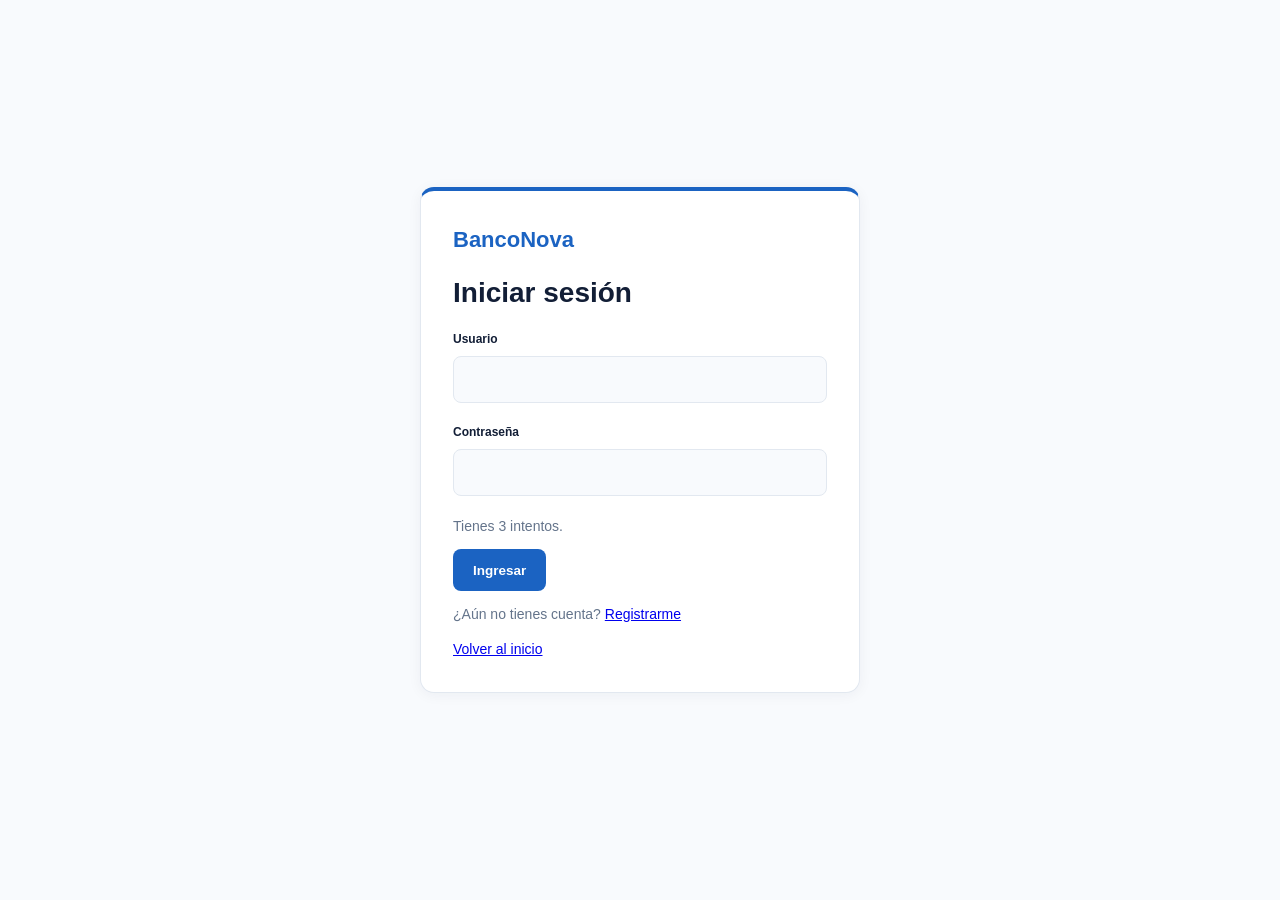
<file: Cajero-Sencillo (7)/Cajero-Sencillo/perfil.html>
<!DOCTYPE html>
<html lang="es">
  <head>
    <meta charset="UTF-8">
    <meta name="viewport" content="width=device-width, initial-scale=1.0">
    <title>
      BancoNova - Perfil de Usuario
    </title>
    <link rel="stylesheet" href="style.css">
    <link rel="stylesheet" href="https://cdnjs.cloudflare.com/ajax/libs/font-awesome/6.4.0/css/all.min.css">
  </head>
  <body>
    <div class="app-container">
      <aside class="sidebar">
        <a href="dashboard.html" class="sidebar-logo">
          <div class="logo-icon">
            <i class="fa-solid fa-gem">
            </i>
          </div>
          <span class="logo-text">
            BancoNova
          </span>
        </a>
        <nav class="sidebar-menu">
          <a href="operaciones.html" class="nav-link">
            ＋
            <span>
              Consignar / Retirar
            </span>
          </a>
          <a href="dashboard.html" class="nav-link">
            <i class="fa-solid fa-house">
            </i>
            <span>
              Inicio
            </span>
          </a>
          <a href="cuentas.html" class="nav-link">
            <i class="fa-solid fa-wallet">
            </i>
            <span>
              Cuentas
            </span>
          </a>
          <a href="tarjeta.html" class="nav-link">
            <i class="fa-solid fa-credit-card">
            </i>
            <span>
              Tarjetas
            </span>
          </a>
          <a href="transferencias.html" class="nav-link">
            <i class="fa-solid fa-arrow-right-arrow-left">
            </i>
            <span>
              Transferencias
            </span>
          </a>
          <a href="pagos.html" class="nav-link">
            <i class="fa-solid fa-money-bill-transfer">
            </i>
            <span>
              Pagos
            </span>
          </a>
          <a href="movimientos.html" class="nav-link">
            <i class="fa-solid fa-clock-rotate-left">
            </i>
            <span>
              Movimientos
            </span>
          </a>
          <a href="perfil.html" class="nav-link active">
            <i class="fa-solid fa-user">
            </i>
            <span>
              Perfil
            </span>
          </a>
          <a href="cerrar_sesion.html" class="nav-link" style="margin-top:auto; color:var(--peligro);">
            <i class="fa-solid fa-arrow-right-from-bracket">
            </i>
            <span>
              Cerrar sesión
            </span>
          </a>
        </nav>
        <p class="sidebar-caption">
          Tu dinero, más claro.
        </p>
      </aside>
      <div class="main-wrapper">
        <header class="topbar">
          <div class="encabezado-pagina">
            <span>
              BancoNova
            </span>
            <strong>
              Mi perfil
            </strong>
          </div>
          <div class="topbar-actions" style="margin-left:auto;">
            <a href="perfil.html" class="user-profile-badge">
              <img id="topbar-avatar" src="https://images.unsplash.com/photo-1507003211169-0a1dd7228f2d?auto=format&amp;fit=crop&amp;w=120&amp;q=80" alt="Avatar">
            </a>
          </div>
        </header>
        <main class="content-area">
          <div class="greeting-header">
            <h1>
              Mi perfil
            </h1>
            <p>
              Actualiza tus datos personales.
            </p>
          </div>
          <section class="profile-content-card">
            <form onsubmit="guardarPerfil(event)">
              <div class="campo">
                <label for="perfil-nombre">
                  Nombre completo
                </label>
                <input type="text" id="perfil-nombre" required>
              </div>
              <div class="campo">
                <label for="perfil-email">
                  Correo electrónico
                </label>
                <input type="email" id="perfil-email" required>
              </div>
              <div class="campo">
                <label for="perfil-celular">
                  Celular
                </label>
                <input type="tel" id="perfil-celular" pattern="[0-9]{10}" maxlength="10" required>
              </div>
              <div class="campo">
                <label for="perfil-direccion">
                  Dirección
                </label>
                <input type="text" id="perfil-direccion" required>
              </div>
              <button type="submit" class="btn btn-primary">
                Guardar cambios
              </button>
            </form>
            <a href="cerrar_sesion.html" class="btn btn-outline" style="margin-top:16px">
              Cerrar sesión
            </a>
          </section>
        </main>
      </div>
    </div>
    <script src="js/credito.js">
    </script>
    <script src="script.js">
    </script>
    <script src="js/perfil.js">
    </script>
  </body>
</html>
</file>
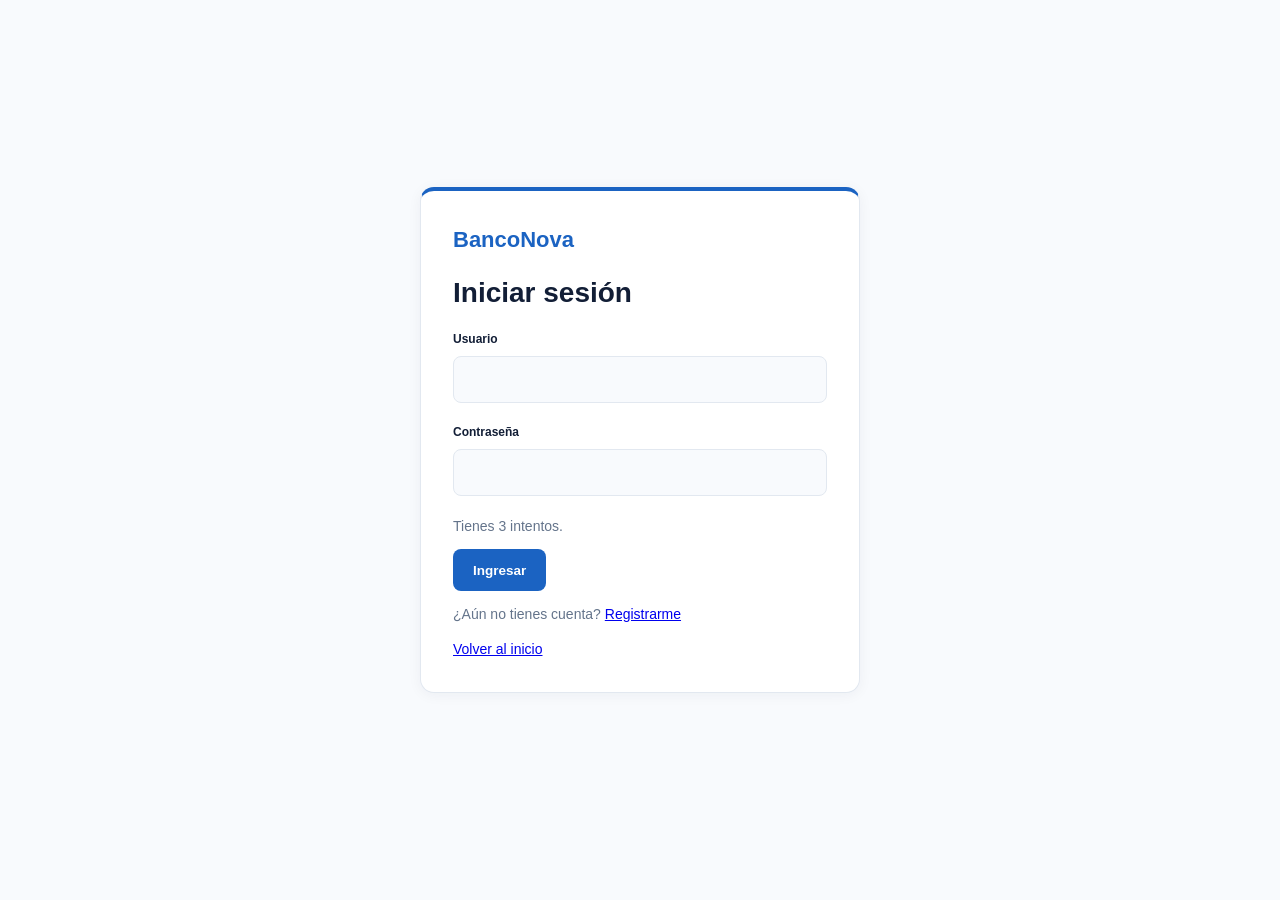
<file: Cajero-Sencillo (7)/Cajero-Sencillo/tarjeta.html>
<!DOCTYPE html>
<html lang="es">
  <head>
    <meta charset="UTF-8">
    <meta name="viewport" content="width=device-width, initial-scale=1.0">
    <title>
      BancoNova - Tarjetas
    </title>
    <link rel="stylesheet" href="style.css">
    <link rel="stylesheet" href="https://cdnjs.cloudflare.com/ajax/libs/font-awesome/6.4.0/css/all.min.css">
  </head>
  <body>
    <div class="app-container">
      <aside class="sidebar">
        <a href="dashboard.html" class="sidebar-logo">
          <div class="logo-icon">
            <i class="fa-solid fa-gem">
            </i>
          </div>
          <span class="logo-text">
            BancoNova
          </span>
        </a>
        <nav class="sidebar-menu">
          <a href="operaciones.html" class="nav-link">
            ＋
            <span>
              Consignar / Retirar
            </span>
          </a>
          <a href="dashboard.html" class="nav-link">
            <i class="fa-solid fa-house">
            </i>
            <span>
              Inicio
            </span>
          </a>
          <a href="cuentas.html" class="nav-link">
            <i class="fa-solid fa-wallet">
            </i>
            <span>
              Cuentas
            </span>
          </a>
          <a href="tarjeta.html" class="nav-link active">
            <i class="fa-solid fa-credit-card">
            </i>
            <span>
              Tarjetas
            </span>
          </a>
          <a href="transferencias.html" class="nav-link">
            <i class="fa-solid fa-arrow-right-arrow-left">
            </i>
            <span>
              Transferencias
            </span>
          </a>
          <a href="pagos.html" class="nav-link">
            <i class="fa-solid fa-money-bill-transfer">
            </i>
            <span>
              Pagos
            </span>
          </a>
          <a href="movimientos.html" class="nav-link">
            <i class="fa-solid fa-clock-rotate-left">
            </i>
            <span>
              Movimientos
            </span>
          </a>
          <a href="perfil.html" class="nav-link">
            <i class="fa-solid fa-user">
            </i>
            <span>
              Perfil
            </span>
          </a>
          <a href="cerrar_sesion.html" class="nav-link" style="margin-top:auto; color:var(--peligro);">
            <i class="fa-solid fa-arrow-right-from-bracket">
            </i>
            <span>
              Cerrar sesión
            </span>
          </a>
        </nav>
        <p class="sidebar-caption">
          Tu dinero, más claro.
        </p>
      </aside>
      <div class="main-wrapper">
        <header class="topbar">
          <div class="encabezado-pagina">
            <span>
              BancoNova
            </span>
            <strong>
              Tarjetas y compras
            </strong>
          </div>
          <div class="topbar-actions" style="margin-left:auto;">
            <a href="perfil.html" class="user-profile-badge">
              <img src="https://images.unsplash.com/photo-1507003211169-0a1dd7228f2d?auto=format&amp;fit=crop&amp;w=120&amp;q=80" alt="Avatar">
            </a>
          </div>
        </header>
        <main class="content-area">
          <div class="greeting-header">
            <h1>
              Tarjeta de crédito y productos
            </h1>
            <p>
              Registra lo que compras, revisa sus cuotas y elige qué producto pagar.
            </p>
          </div>
          <div class="resumen-productos">
            <section class="panel">
              <h2>
                Capital pendiente
              </h2>
              <strong id="credito-capital">
              </strong>
              <p>
                Lo que falta por pagar de tus compras, sin intereses futuros.
              </p>
              <p id="credito-cupo">
              </p>
            </section>
            <section class="panel">
              <h2>
                Pago mínimo simulado
              </h2>
              <strong id="credito-minimo">
              </strong>
              <p id="credito-periodo">
              </p>
              <p>
                Incluye capital e interés del primer mes pendiente.
              </p>
            </section>
            <section class="panel">
              <h2>
                Total de cuotas pendientes
              </h2>
              <strong id="credito-total">
              </strong>
              <p id="credito-intereses">
              </p>
              <p>
                Suma del plan completo; no es el valor de una liquidación anticipada.
              </p>
            </section>
          </div>
          <div class="card-slider-wrapper">
            <div class="plastic-card-preview plastic-card-primary">
              <div class="plastic-card-top">
                <span>
                  BancoNova
                </span>
                <strong style="font-size:16px; letter-spacing:1px;">
                  VISA
                </strong>
              </div>
              <div>
                <div style="color:#f59e0b; font-size:20px; margin-bottom:4px;">
                  <i class="fa-solid fa-microchip">
                  </i>
                </div>
                <div class="plastic-card-number">
                  •••• 4321
                </div>
              </div>
              <div class="plastic-card-bottom">
                <div class="plastic-card-holder">
                  <small>
                    TITULAR (CRÉDITO)
                  </small>
                  <span class="txt-titular-tarjeta">
                    Titular
                  </span>
                </div>
                <div>
                  <small style="font-size:9px; color:#cbd5e1; display:block;">
                    VENCE
                  </small>
                  <span style="font-size:12px; font-weight:700;">
                    02/28
                  </span>
                </div>
              </div>
            </div>
            <div class="plastic-card-preview plastic-card-secondary">
              <div class="plastic-card-top">
                <span>
                  BancoNova
                </span>
                <span style="font-size:11px; color:#cbd5e1;">
                  Mastercard
                </span>
              </div>
              <div>
                <div style="color:#f59e0b; font-size:20px; margin-bottom:4px;">
                  <i class="fa-solid fa-microchip">
                  </i>
                </div>
                <div class="plastic-card-number">
                  •••• 8765
                </div>
              </div>
              <div class="plastic-card-bottom">
                <div class="plastic-card-holder">
                  <small>
                    TITULAR (DÉBITO)
                  </small>
                  <span class="txt-titular-tarjeta">
                    Titular
                  </span>
                </div>
                <div style="font-size:24px; color:#f97316;">
                  <i class="fa-brands fa-cc-mastercard">
                  </i>
                </div>
              </div>
            </div>
          </div>
          <div class="dos-columnas">
            <section class="panel">
              <h2>
                1. Agregar producto a la tarjeta
              </h2>
              <form onsubmit="comprar(event)" oninput="previsualizarCompra()">
                <div class="campo">
                  <label for="compra-nombre">
                    Nombre del producto o compra
                  </label>
                  <input type="text" id="compra-nombre" maxlength="80" placeholder="Ejemplo: Nevera" required>
                </div>
                <div class="campo">
                  <label for="compra-monto">
                    Precio del producto (COP)
                  </label>
                  <input type="number" id="compra-monto" min="1" max="999999999" step="0.01" required>
                </div>
                <div class="campo">
                  <label for="compra-cuotas">
                    ¿En cuántas cuotas lo pagarás?
                  </label>
                  <input type="number" id="compra-cuotas" min="1" max="36" step="1" value="3" required>
                </div>
                <p class="aviso">
                  Tasas del ejercicio: 1–2 cuotas: 0%; 3–6: 1,9% mensual; 7–36: 2,3% mensual. Interés sobre el capital pendiente.
                </p>
                <p id="vista-compra" class="detalle-pago" aria-live="polite">
                  Escribe el precio y las cuotas para ver cuánto pagarías.
                </p>
                <button type="submit" class="btn btn-primary">
                  Crear producto y cargar a mi tarjeta
                </button>
              </form>
            </section>
            <section class="panel">
              <h2>
                2. Ajustar cuotas de un producto
              </h2>
              <p>
                Reparte el capital que aún debes en un nuevo número de cuotas.
              </p>
              <form onsubmit="ajustarCuotas(event)">
                <div class="campo">
                  <label for="ajuste-compra">
                    Producto que quieres ajustar
                  </label>
                  <select id="ajuste-compra" onchange="previsualizarAjuste()">
                  </select>
                </div>
                <div class="campo">
                  <label for="ajuste-cuotas">
                    Nuevas cuotas para el saldo pendiente
                  </label>
                  <input type="number" id="ajuste-cuotas" min="1" max="36" step="1" value="3" oninput="previsualizarAjuste()" required>
                </div>
                <p id="vista-ajuste" class="detalle-pago" aria-live="polite">
                </p>
                <p class="resumen">
                  La tasa cambia según el nuevo plazo. Las cuotas pagadas se conservan; el plan pendiente se reemplaza.
                </p>
                <button id="btn-ajustar" type="submit" class="btn btn-outline">
                  Guardar nuevo plan de cuotas
                </button>
              </form>
            </section>
          </div>
          <section class="panel">
            <h2>
              3. Mis productos y lo que debo pagar
            </h2>
            <div id="lista-compras">
            </div>
            <a href="pagos.html?categoria=tarjeta" class="btn btn-primary">
              Ir a pagar mi tarjeta
            </a>
          </section>
          <section class="panel">
            <h2>
              Detalle de cada cuota
            </h2>
            <div class="campo">
              <label for="detalle-compra">
                Selecciona el producto para ver su plan
              </label>
              <select id="detalle-compra" onchange="verPlan()">
              </select>
            </div>
            <p id="detalle-resumen" class="resumen">
            </p>
            <div class="table-card">
              <table class="data-table">
                <caption>
                  Valores en pesos colombianos (COP)
                </caption>
                <thead>
                  <tr>
                    <th>
                      Cuota
                    </th>
                    <th>
                      Fecha
                    </th>
                    <th>
                      Capital
                    </th>
                    <th>
                      Interés / tasa mensual
                    </th>
                    <th>
                      Total cuota
                    </th>
                    <th>
                      Capital restante
                    </th>
                    <th>
                      Estado
                    </th>
                  </tr>
                </thead>
                <tbody id="plan-cuotas">
                </tbody>
              </table>
            </div>
          </section>
          <p id="mensaje-tarjeta" class="mensaje" role="status" hidden>
          </p>
        </main>
      </div>
    </div>
    <script src="js/credito.js">
    </script>
    <script src="script.js">
    </script>
    <script src="js/vistas.js">
    </script>
    <script src="js/tarjeta.js">
    </script>
  </body>
</html>
</file>
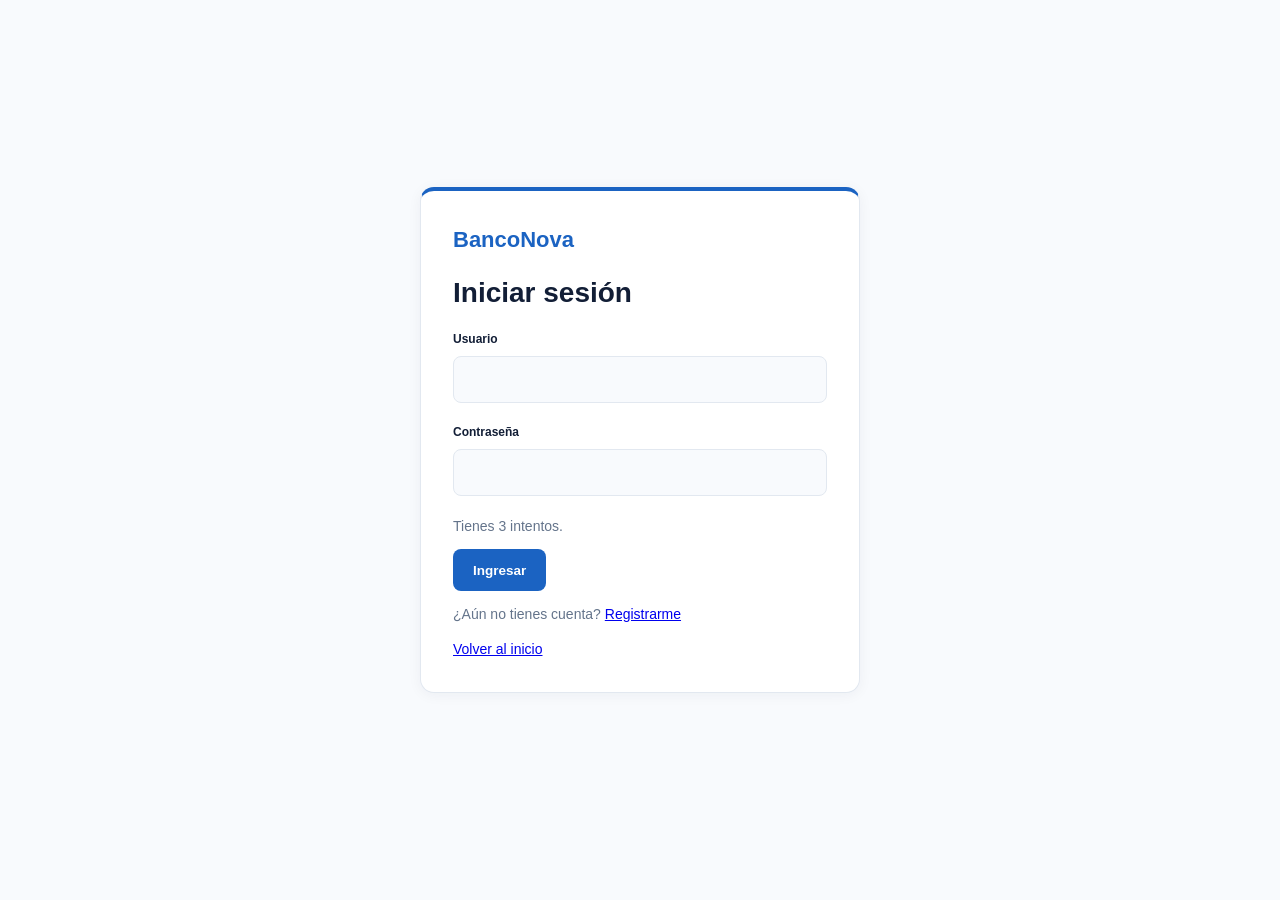
<file: Cajero-Sencillo (7)/Cajero-Sencillo/transferencias.html>
<!DOCTYPE html>
<html lang="es">
  <head>
    <meta charset="UTF-8">
    <meta name="viewport" content="width=device-width, initial-scale=1.0">
    <title>
      BancoNova - Transferencias
    </title>
    <link rel="stylesheet" href="style.css">
    <link rel="stylesheet" href="https://cdnjs.cloudflare.com/ajax/libs/font-awesome/6.4.0/css/all.min.css">
  </head>
  <body>
    <div class="app-container">
      <aside class="sidebar">
        <a href="dashboard.html" class="sidebar-logo">
          <div class="logo-icon">
            <i class="fa-solid fa-gem">
            </i>
          </div>
          <span class="logo-text">
            BancoNova
          </span>
        </a>
        <nav class="sidebar-menu">
          <a href="operaciones.html" class="nav-link">
            ＋
            <span>
              Consignar / Retirar
            </span>
          </a>
          <a href="dashboard.html" class="nav-link">
            <i class="fa-solid fa-house">
            </i>
            <span>
              Inicio
            </span>
          </a>
          <a href="cuentas.html" class="nav-link">
            <i class="fa-solid fa-wallet">
            </i>
            <span>
              Cuentas
            </span>
          </a>
          <a href="tarjeta.html" class="nav-link">
            <i class="fa-solid fa-credit-card">
            </i>
            <span>
              Tarjetas
            </span>
          </a>
          <a href="transferencias.html" class="nav-link active">
            <i class="fa-solid fa-arrow-right-arrow-left">
            </i>
            <span>
              Transferencias
            </span>
          </a>
          <a href="pagos.html" class="nav-link">
            <i class="fa-solid fa-money-bill-transfer">
            </i>
            <span>
              Pagos
            </span>
          </a>
          <a href="movimientos.html" class="nav-link">
            <i class="fa-solid fa-clock-rotate-left">
            </i>
            <span>
              Movimientos
            </span>
          </a>
          <a href="perfil.html" class="nav-link">
            <i class="fa-solid fa-user">
            </i>
            <span>
              Perfil
            </span>
          </a>
          <a href="cerrar_sesion.html" class="nav-link" style="margin-top:auto; color:var(--peligro);">
            <i class="fa-solid fa-arrow-right-from-bracket">
            </i>
            <span>
              Cerrar sesión
            </span>
          </a>
        </nav>
        <p class="sidebar-caption">
          Tu dinero, más claro.
        </p>
      </aside>
      <div class="main-wrapper">
        <header class="topbar">
          <div class="encabezado-pagina">
            <span>
              BancoNova
            </span>
            <strong>
              Transferencias
            </strong>
          </div>
          <div class="topbar-actions" style="margin-left:auto;">
            <a href="perfil.html" class="user-profile-badge">
              <img src="https://images.unsplash.com/photo-1507003211169-0a1dd7228f2d?auto=format&amp;fit=crop&amp;w=120&amp;q=80" alt="Avatar">
            </a>
          </div>
        </header>
        <main class="content-area">
          <div class="greeting-header">
            <h1>
              Transferencias
            </h1>
            <p>
              Selecciona de dónde sale el dinero y a dónde llegará. Los pagos de compras se realizan en Pagos.
            </p>
          </div>
          <div class="dos-columnas">
            <section class="panel">
              <form onsubmit="transferir(event)">
                <div class="campo">
                  <label for="tipo-transferencia">
                    1. ¿A dónde quieres enviar?
                  </label>
                  <select id="tipo-transferencia" onchange="cambiarDestino()">
                    <option value="propia">
                      Entre mis cuentas de BancoNova
                    </option>
                    <option value="banco">
                      A una cuenta de otro banco (simulado)
                    </option>
                    <option value="celular">
                      A un número de celular (simulado)
                    </option>
                  </select>
                </div>
                <div class="campo">
                  <label for="origen">
                    2. Cuenta de origen — de aquí sale el dinero
                  </label>
                  <select id="origen" onchange="cambiarDestino()">
                  </select>
                </div>
                <div id="destino-propio">
                  <div class="campo">
                    <label for="destino">
                      3. Cuenta de destino — aquí llega el dinero
                    </label>
                    <select id="destino" onchange="resumirTransferencia()">
                    </select>
                  </div>
                </div>
                <div id="destino-externo" hidden>
                  <div class="campo">
                    <label for="destinatario">
                      3. Nombre del destinatario
                    </label>
                    <input type="text" id="destinatario" maxlength="80" oninput="resumirTransferencia()" required>
                  </div>
                  <div id="datos-banco">
                    <div class="campo">
                      <label for="banco">
                        Banco de destino
                      </label>
                      <select id="banco" onchange="resumirTransferencia()">
                        <option value="Bancolombia">
                          Bancolombia
                        </option>
                        <option value="Davivienda">
                          Davivienda
                        </option>
                        <option value="BBVA">
                          BBVA
                        </option>
                        <option value="Otro banco">
                          Otro banco
                        </option>
                      </select>
                    </div>
                  </div>
                  <div class="campo">
                    <label for="numero-destino">
                      Número de cuenta o celular
                    </label>
                    <input type="text" id="numero-destino" inputmode="numeric" maxlength="20" oninput="resumirTransferencia()" required>
                  </div>
                </div>
                <div class="campo">
                  <label for="monto">
                    4. Monto a enviar (COP)
                  </label>
                  <input type="number" id="monto" min="0.01" step="0.01" oninput="resumirTransferencia()" required>
                </div>
                <button id="btn-transferir" type="submit" class="btn btn-primary">
                  Revisar y confirmar transferencia
                </button>
              </form>
            </section>
            <aside class="panel">
              <h2>
                Así quedará tu transferencia
              </h2>
              <div id="resumen-transferencia" class="detalle-pago" aria-live="polite">
              </div>
              <p>
                Comisión del ejercicio: $0 COP.
              </p>
              <p class="resumen">
                Entre tus cuentas se registra la salida y la entrada. Un envío externo se simula: descuenta el dinero de origen, pero no conecta con bancos ni operadores.
              </p>
              <a href="pagos.html?categoria=tarjeta">
                Quiero pagar una cuota de mi tarjeta
              </a>
            </aside>
          </div>
          <p id="mensaje-transferencia" class="mensaje" role="status" hidden>
          </p>
        </main>
      </div>
    </div>
    <script src="js/credito.js">
    </script>
    <script src="script.js">
    </script>
    <script src="js/vistas.js">
    </script>
    <script src="js/transferencias.js">
    </script>
  </body>
</html>
</file>
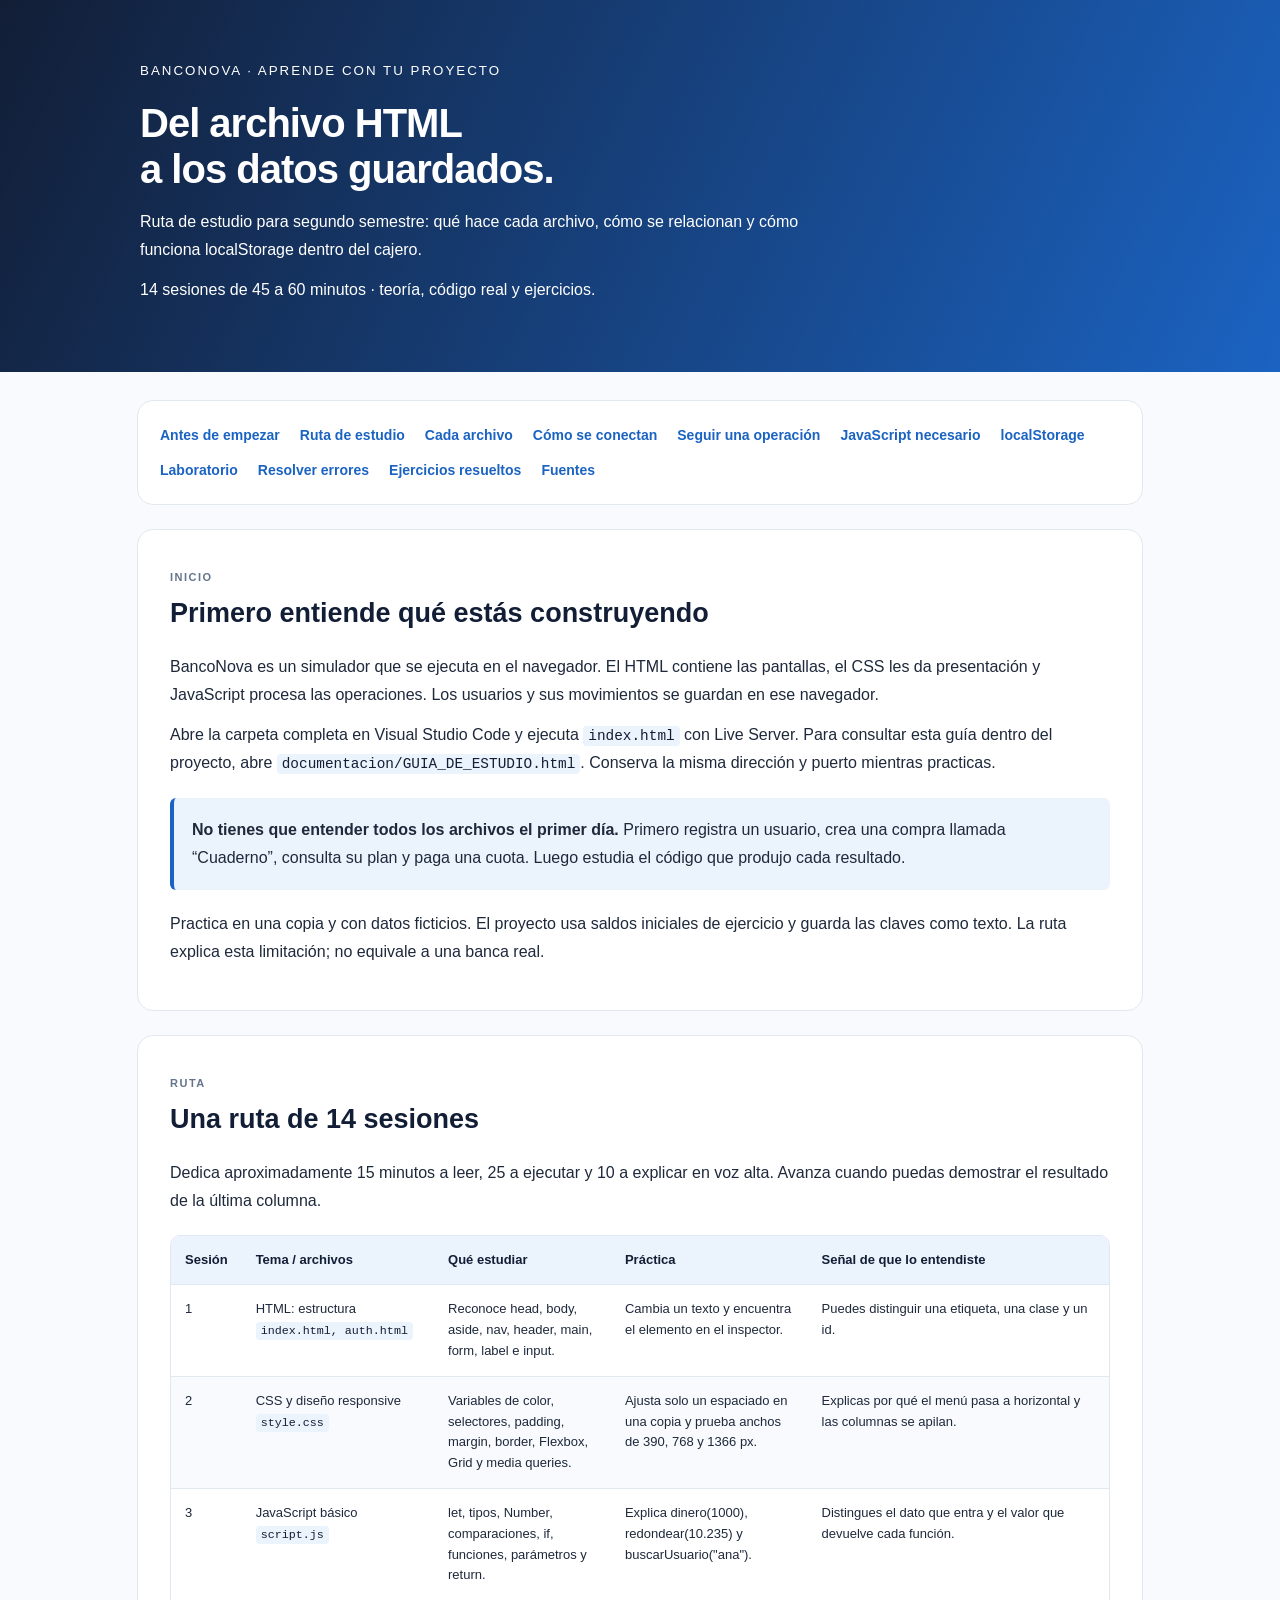
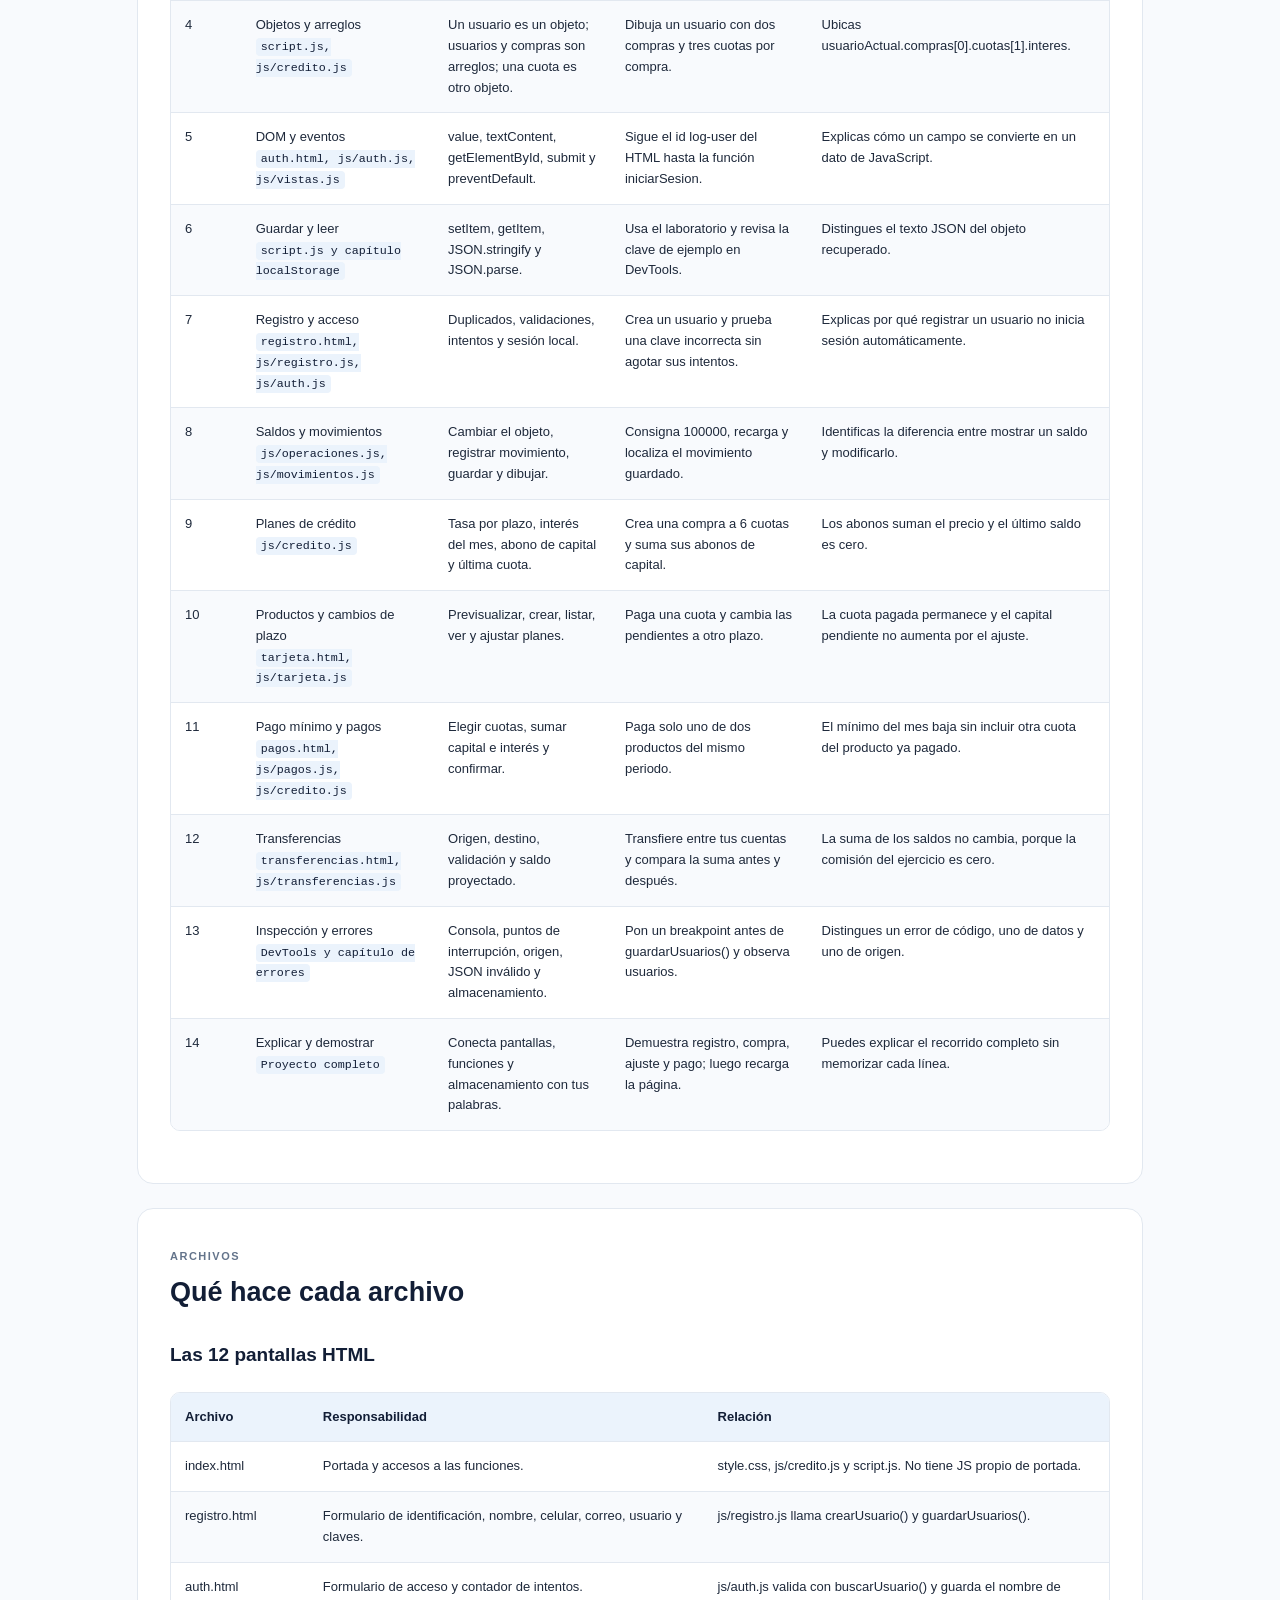
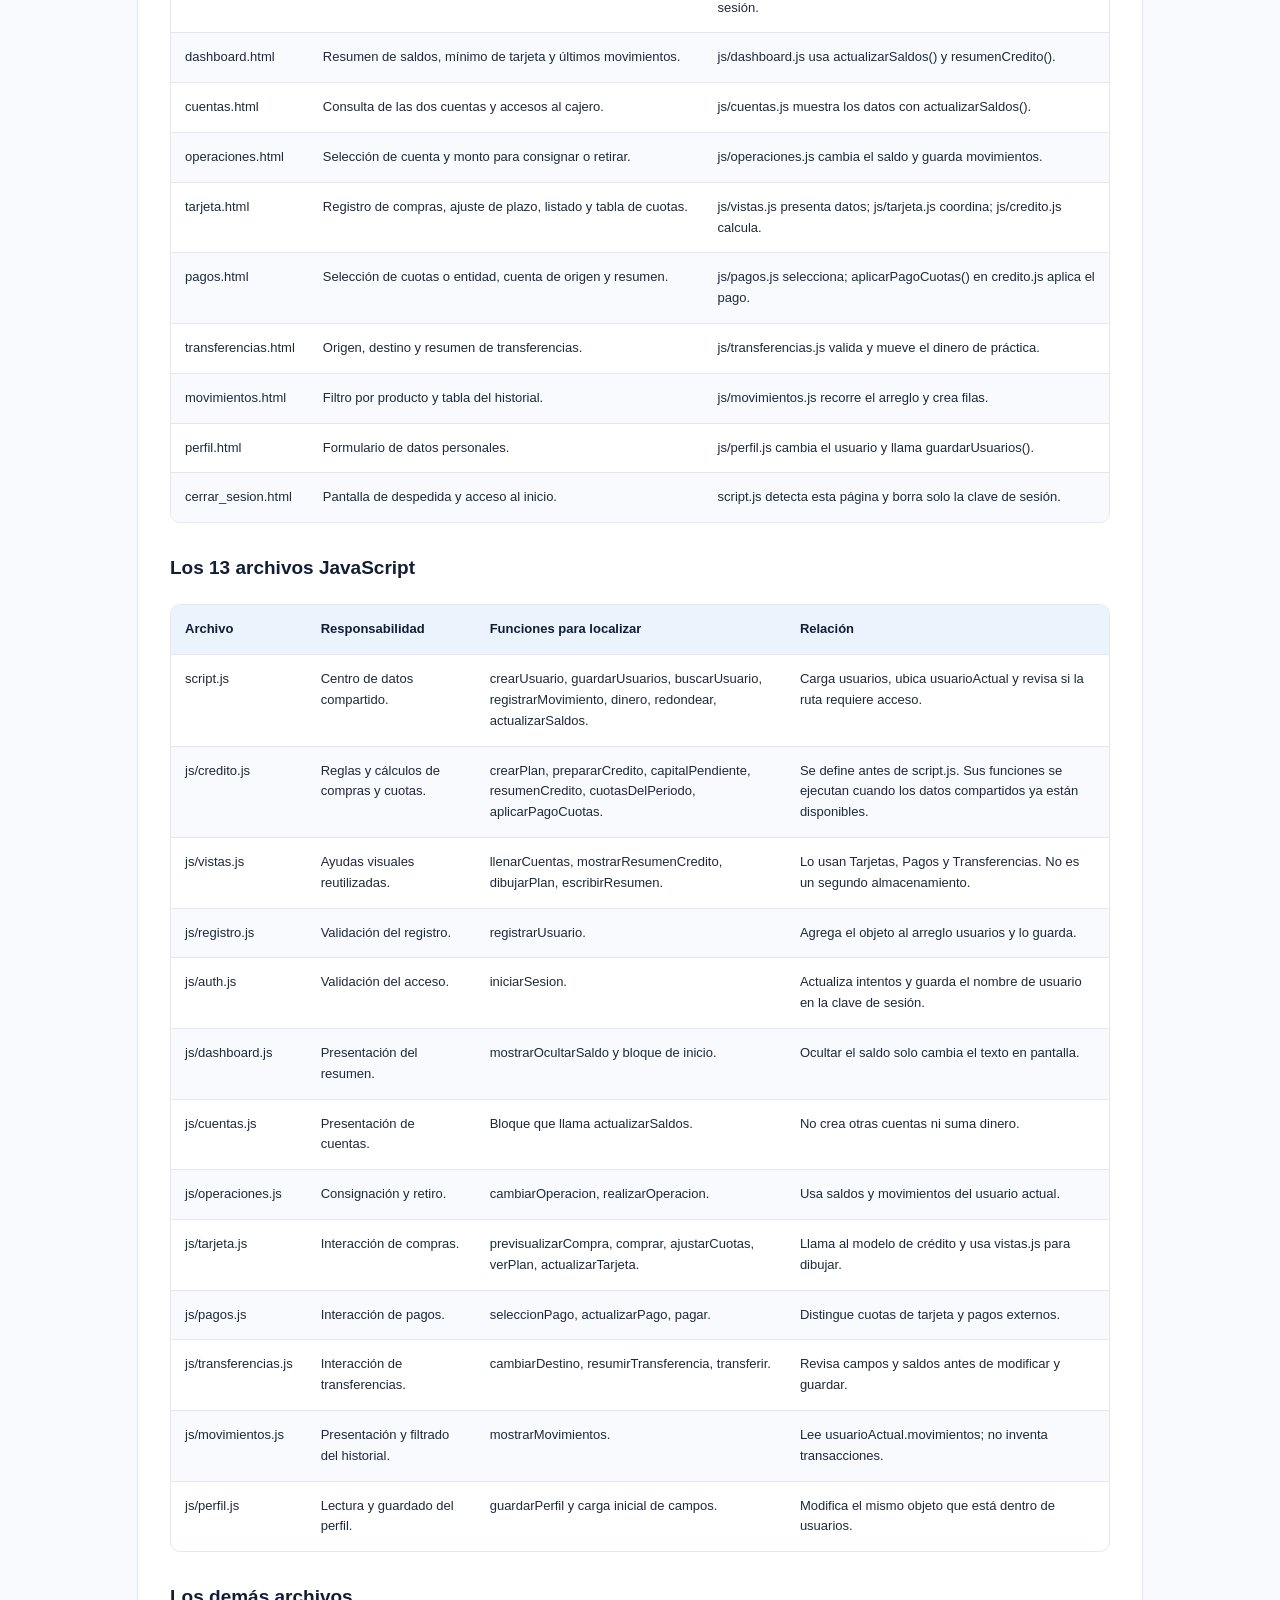
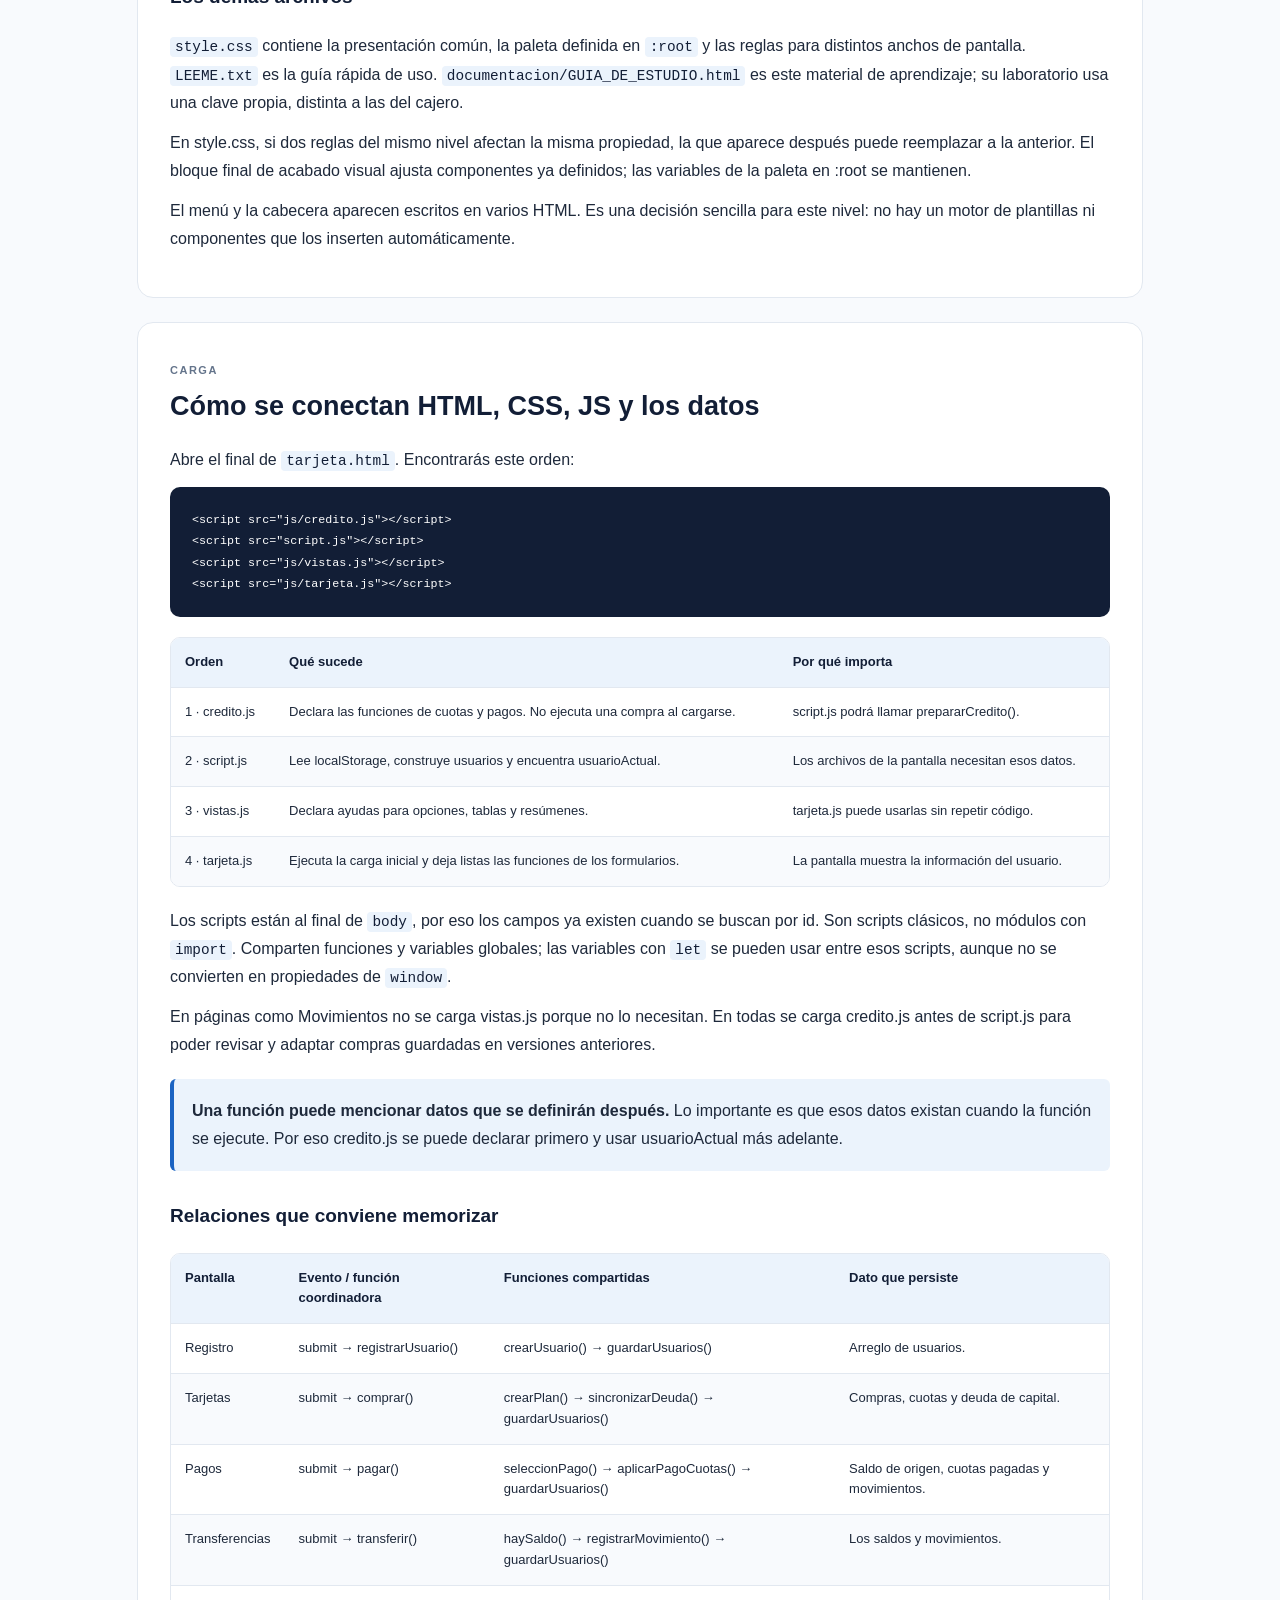
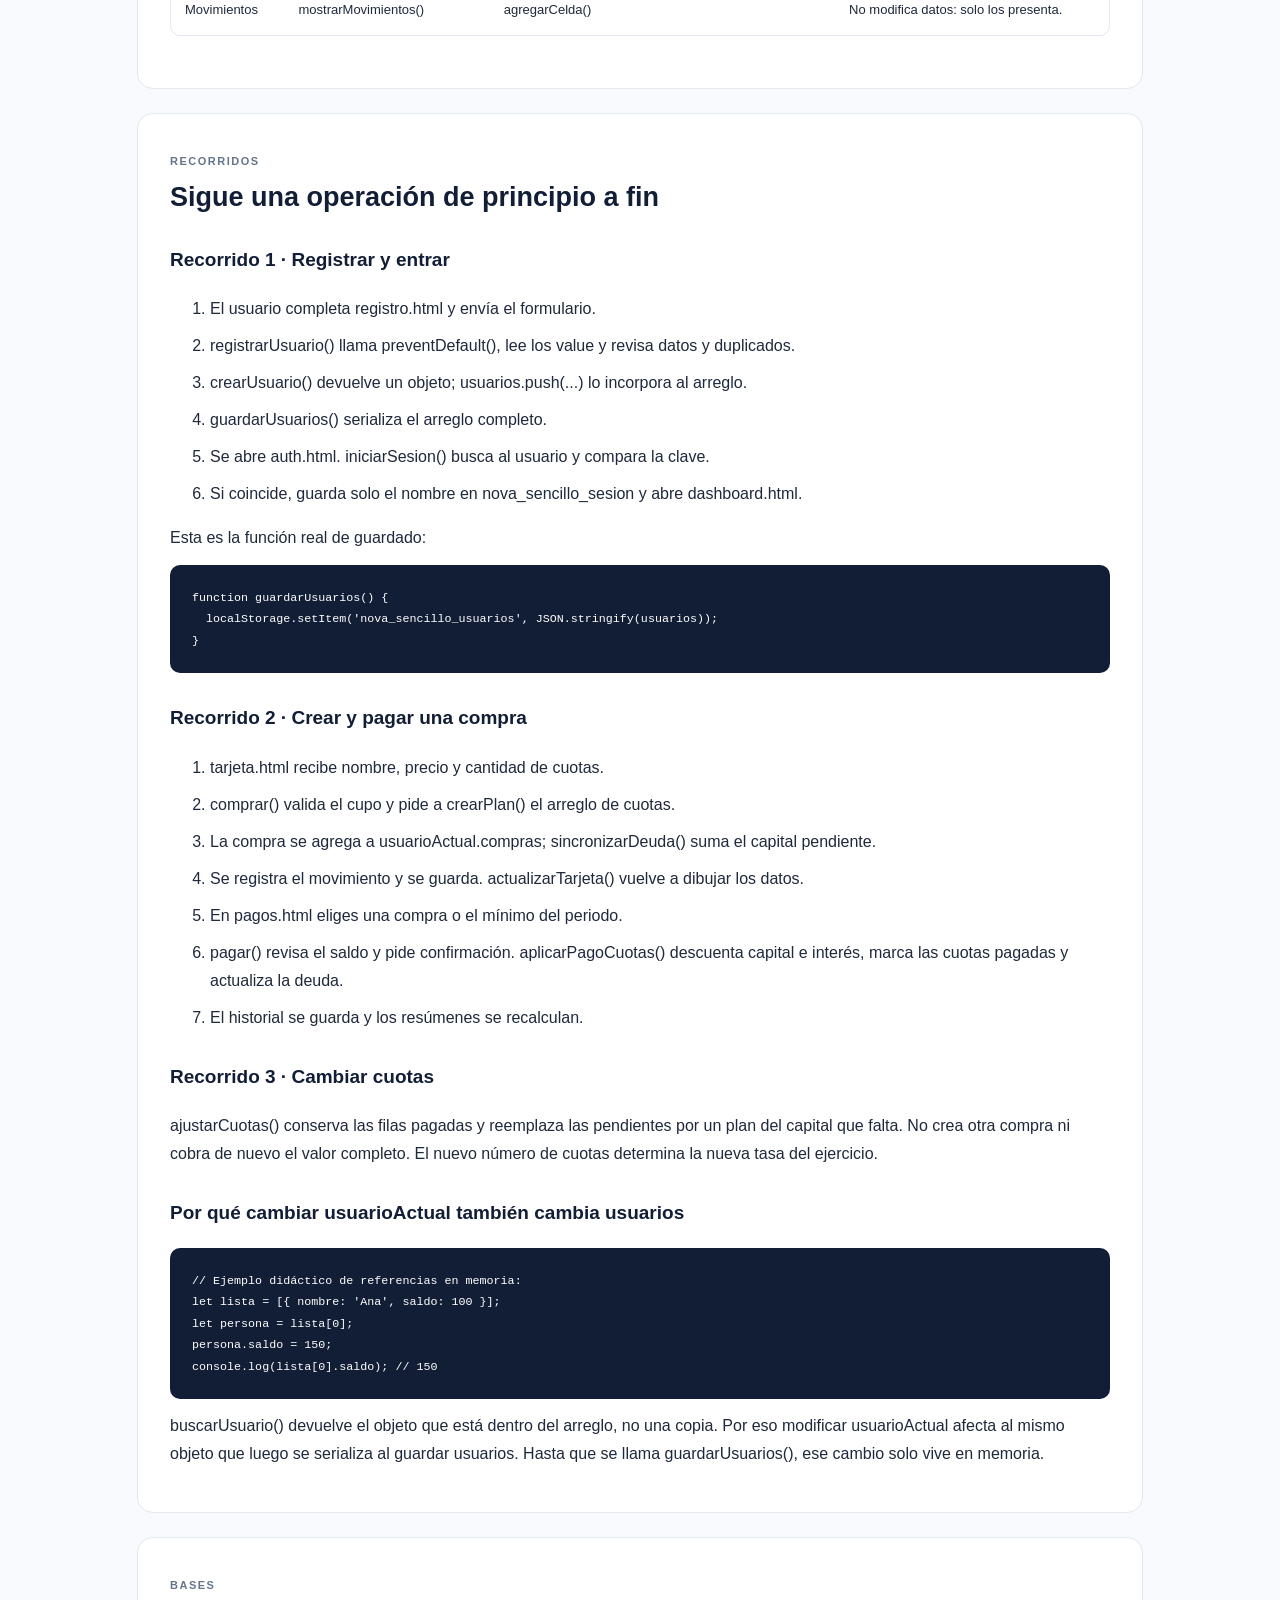
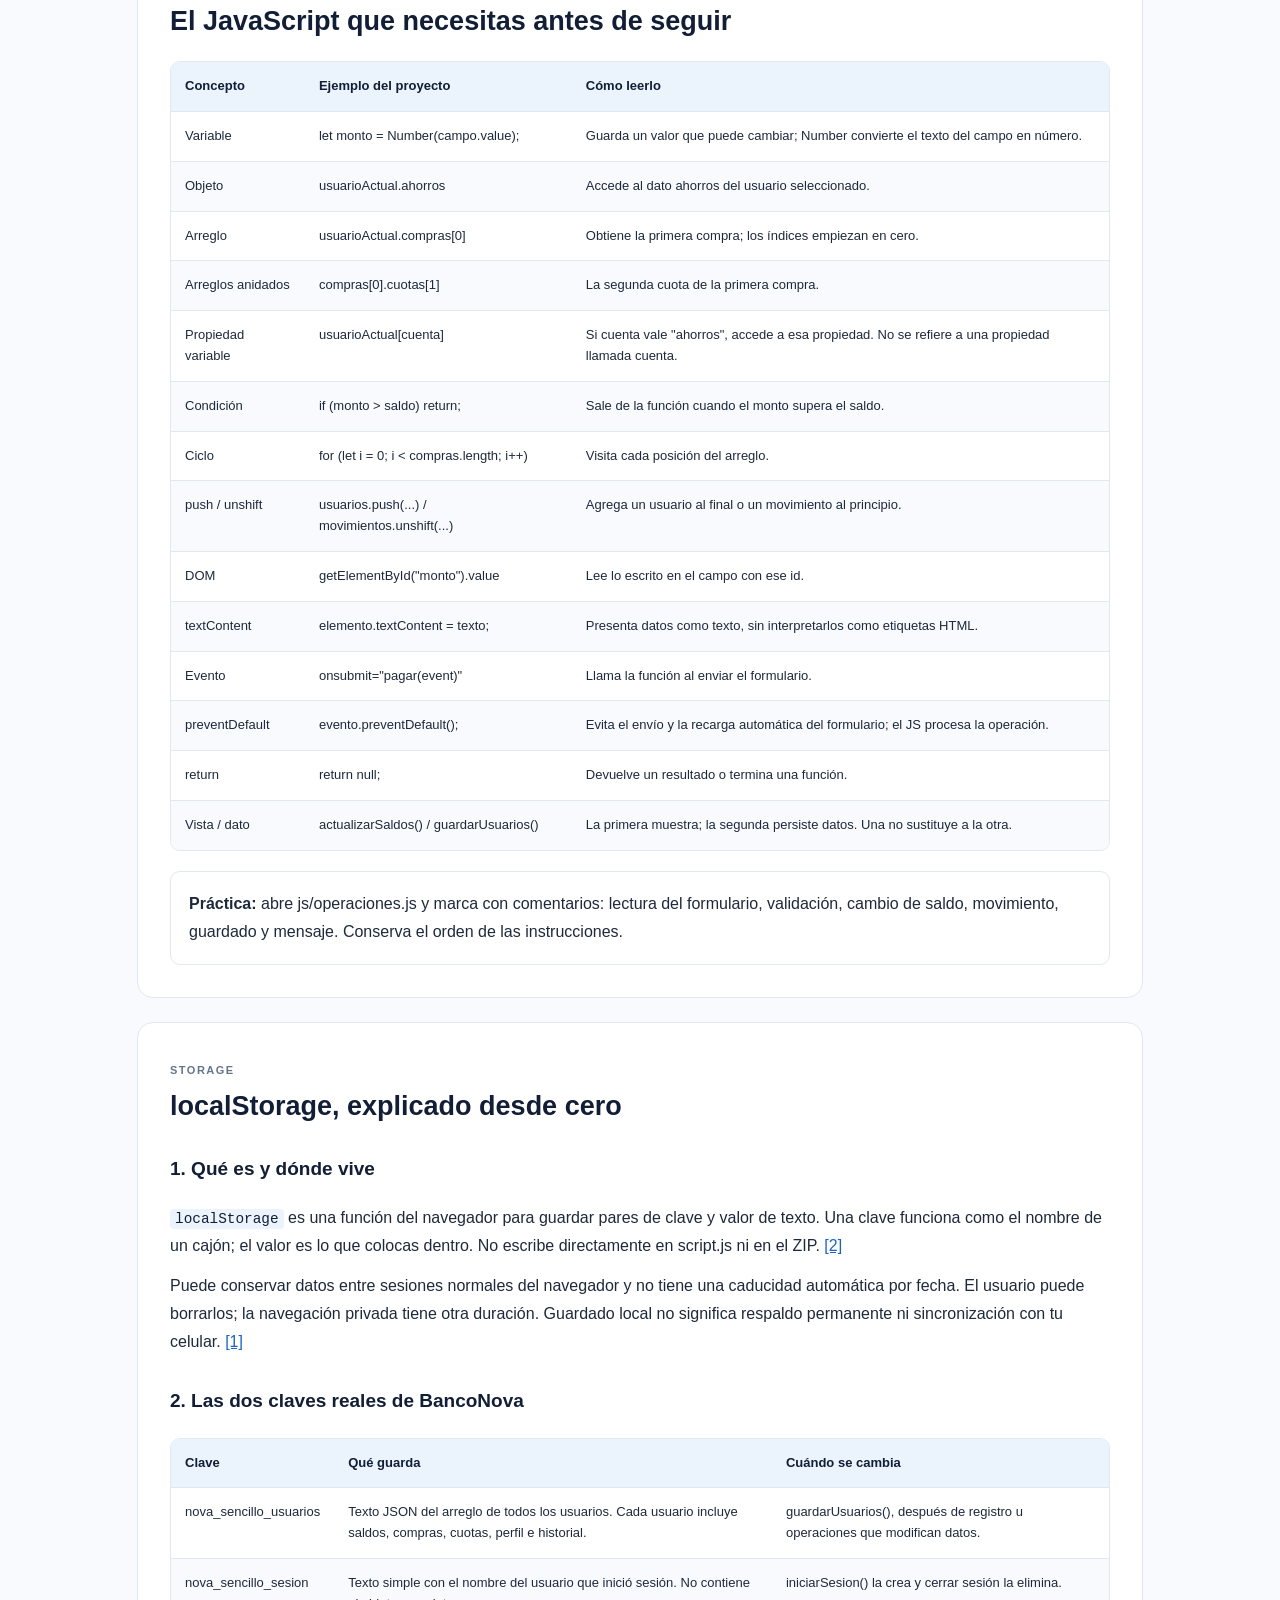
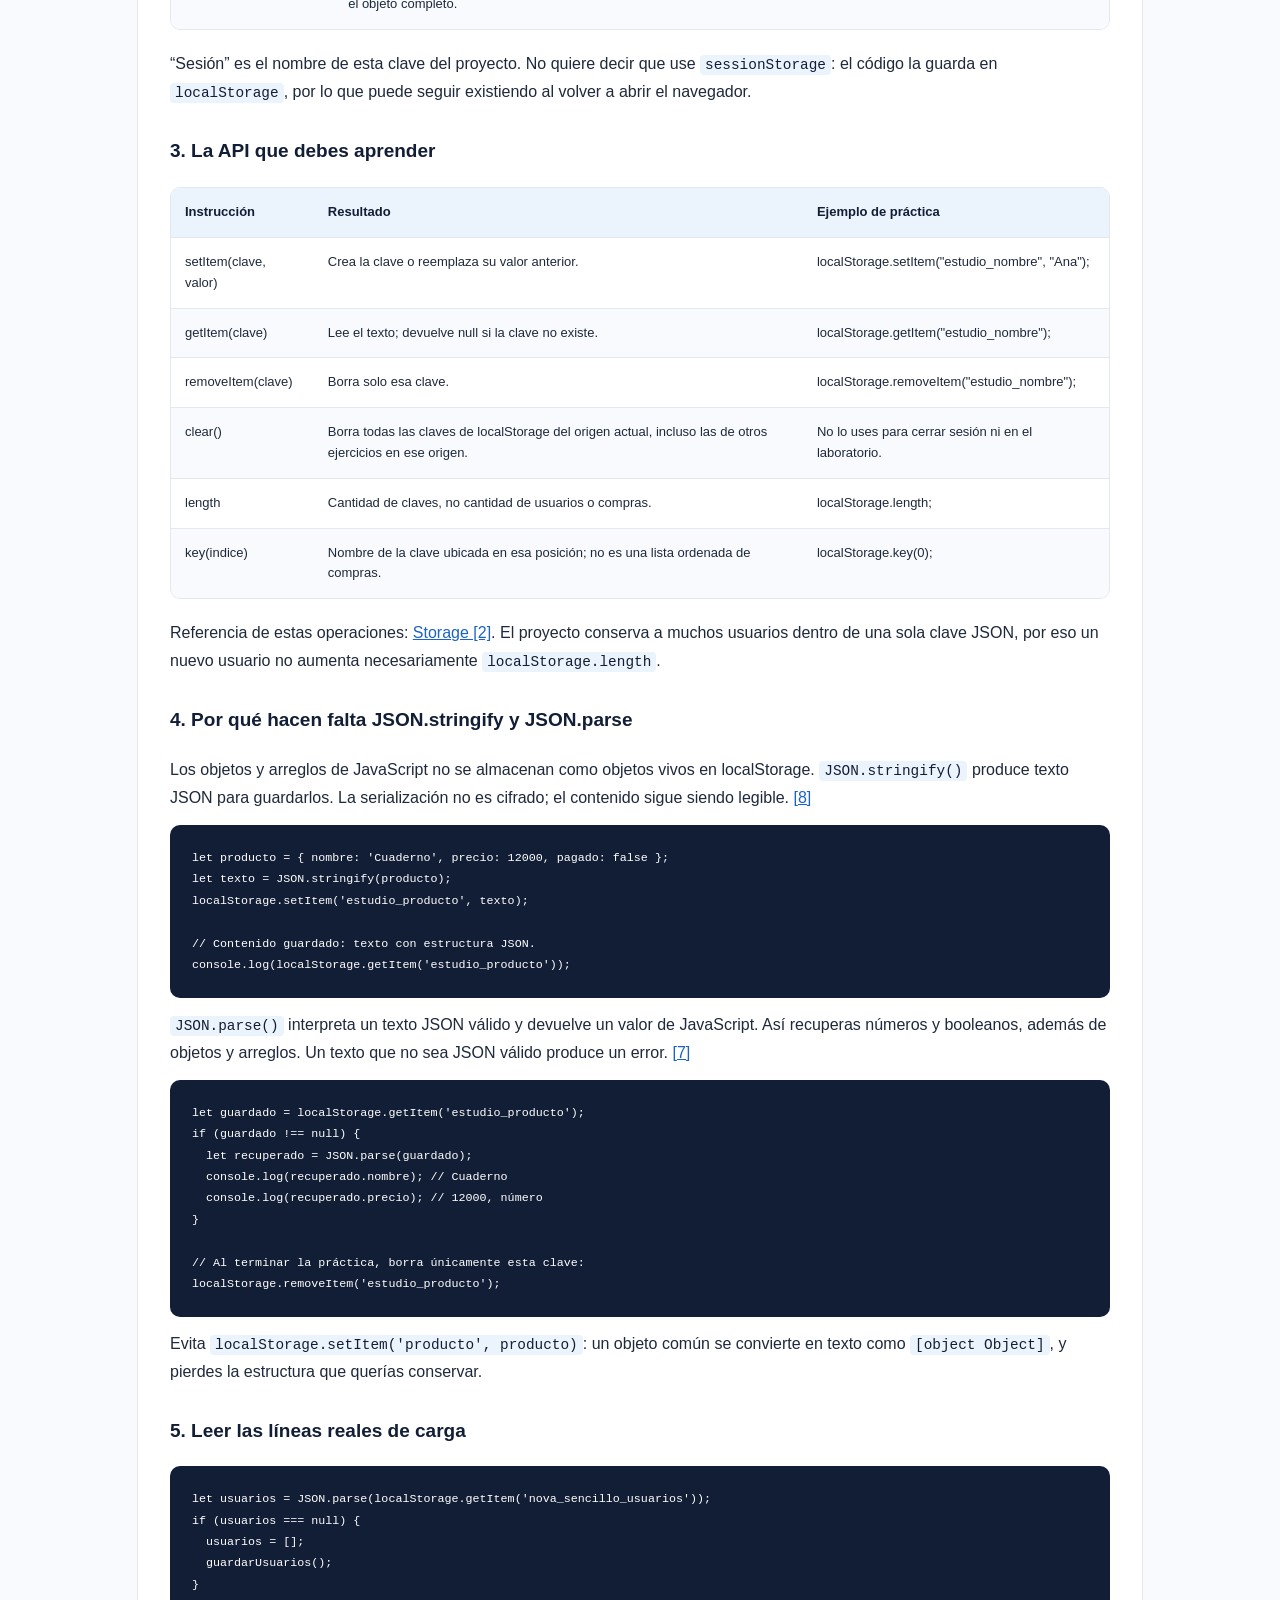
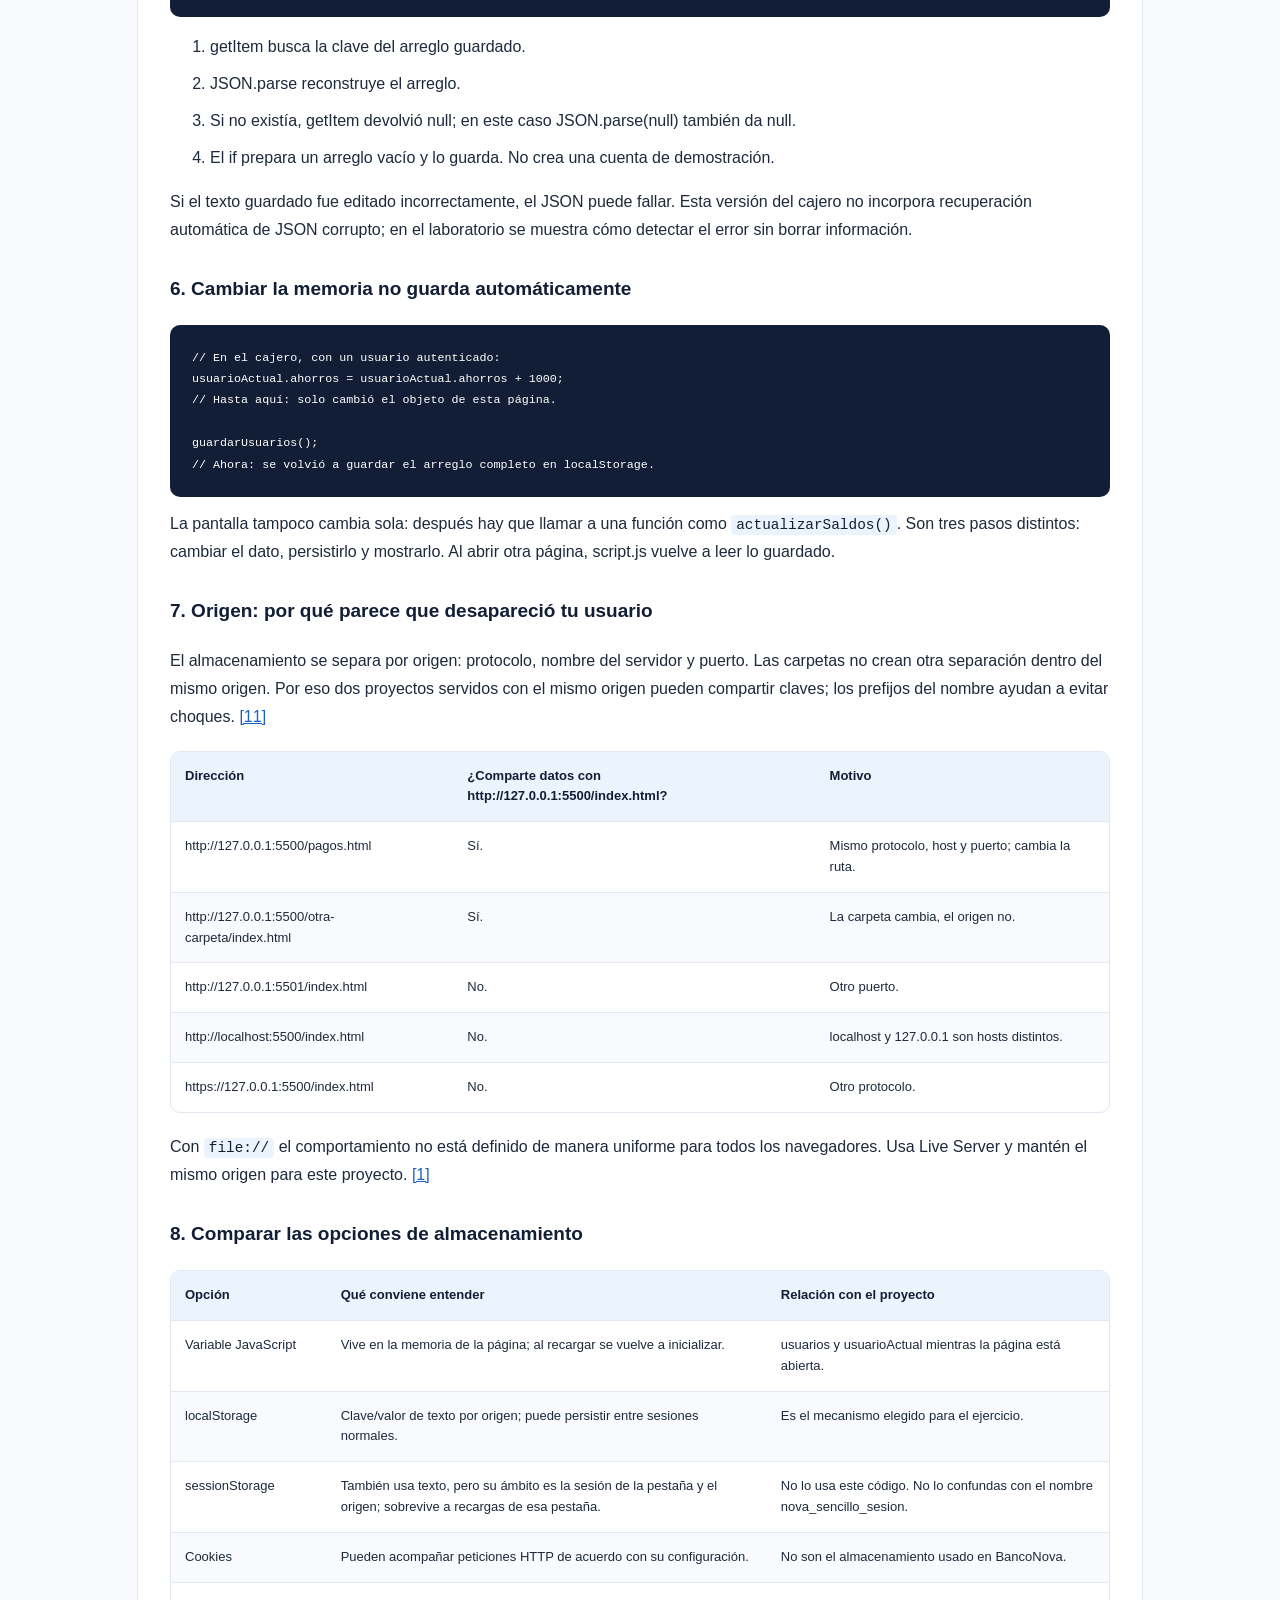
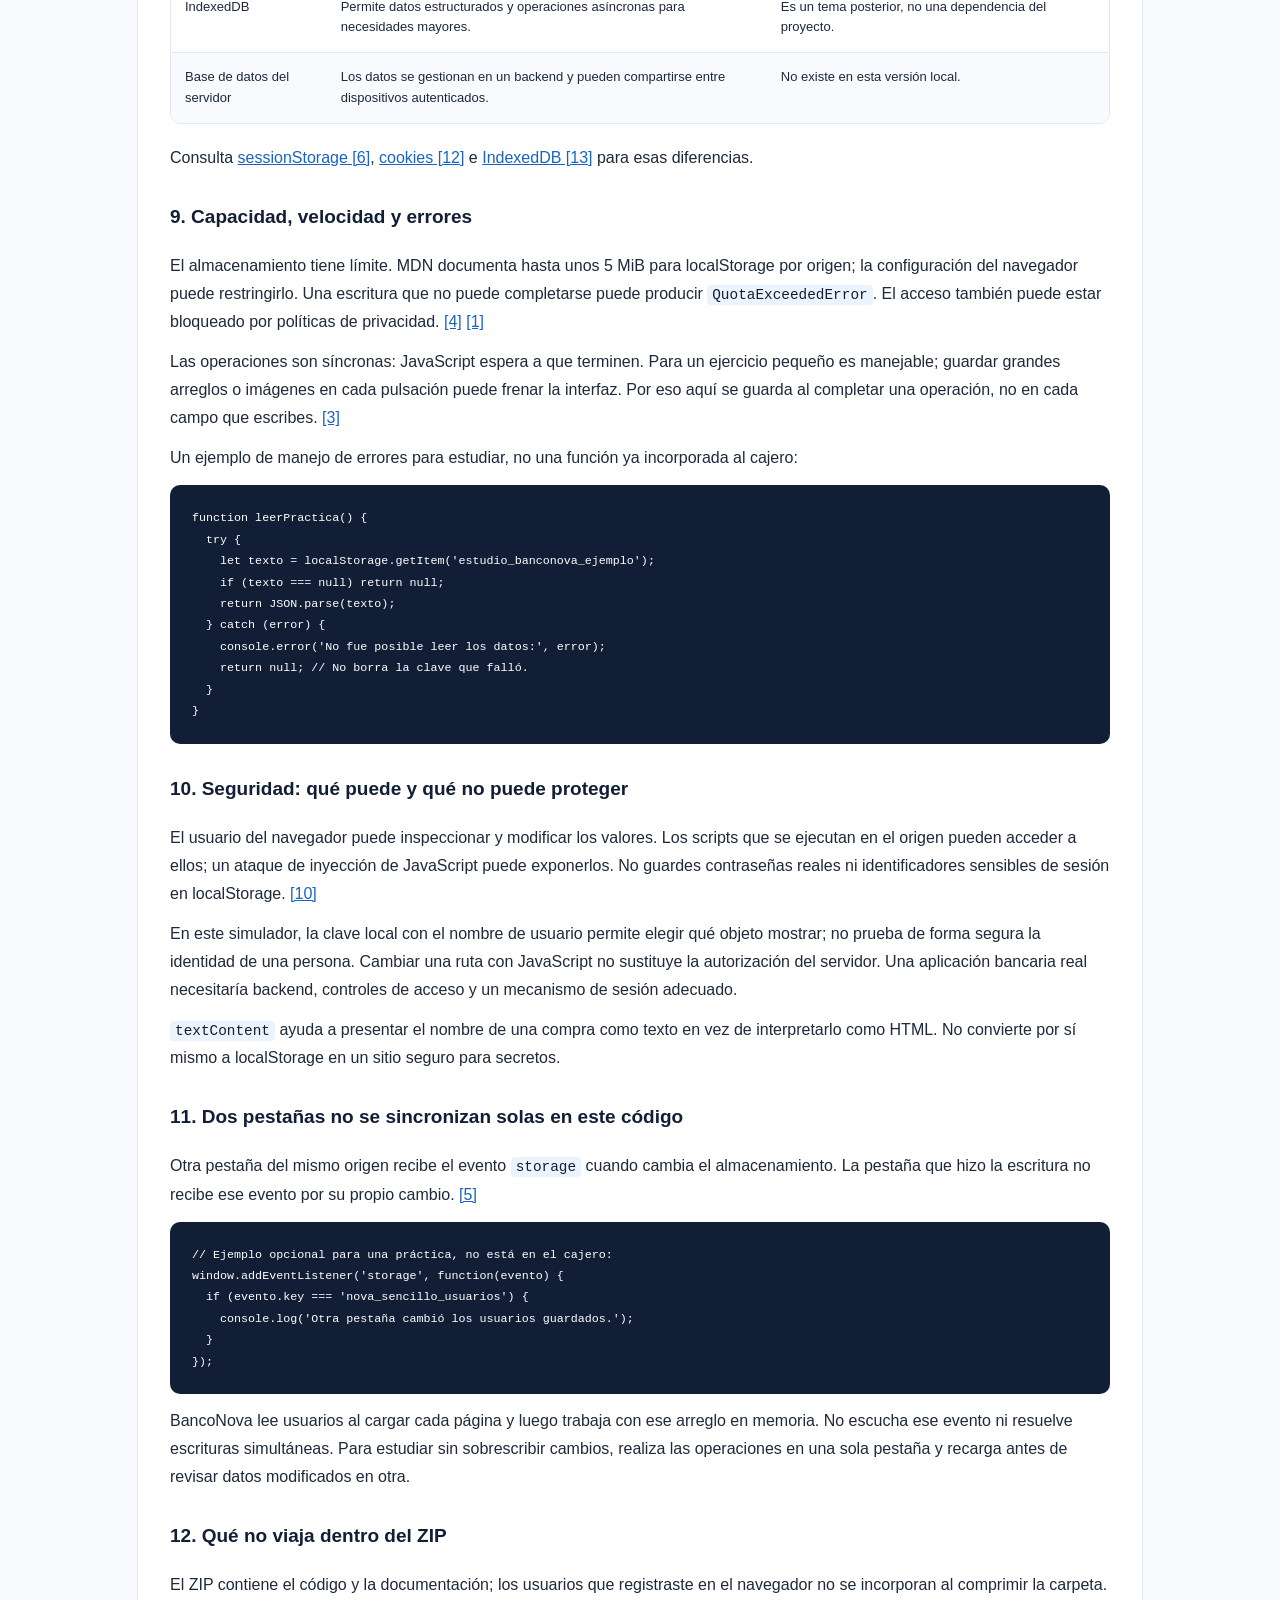
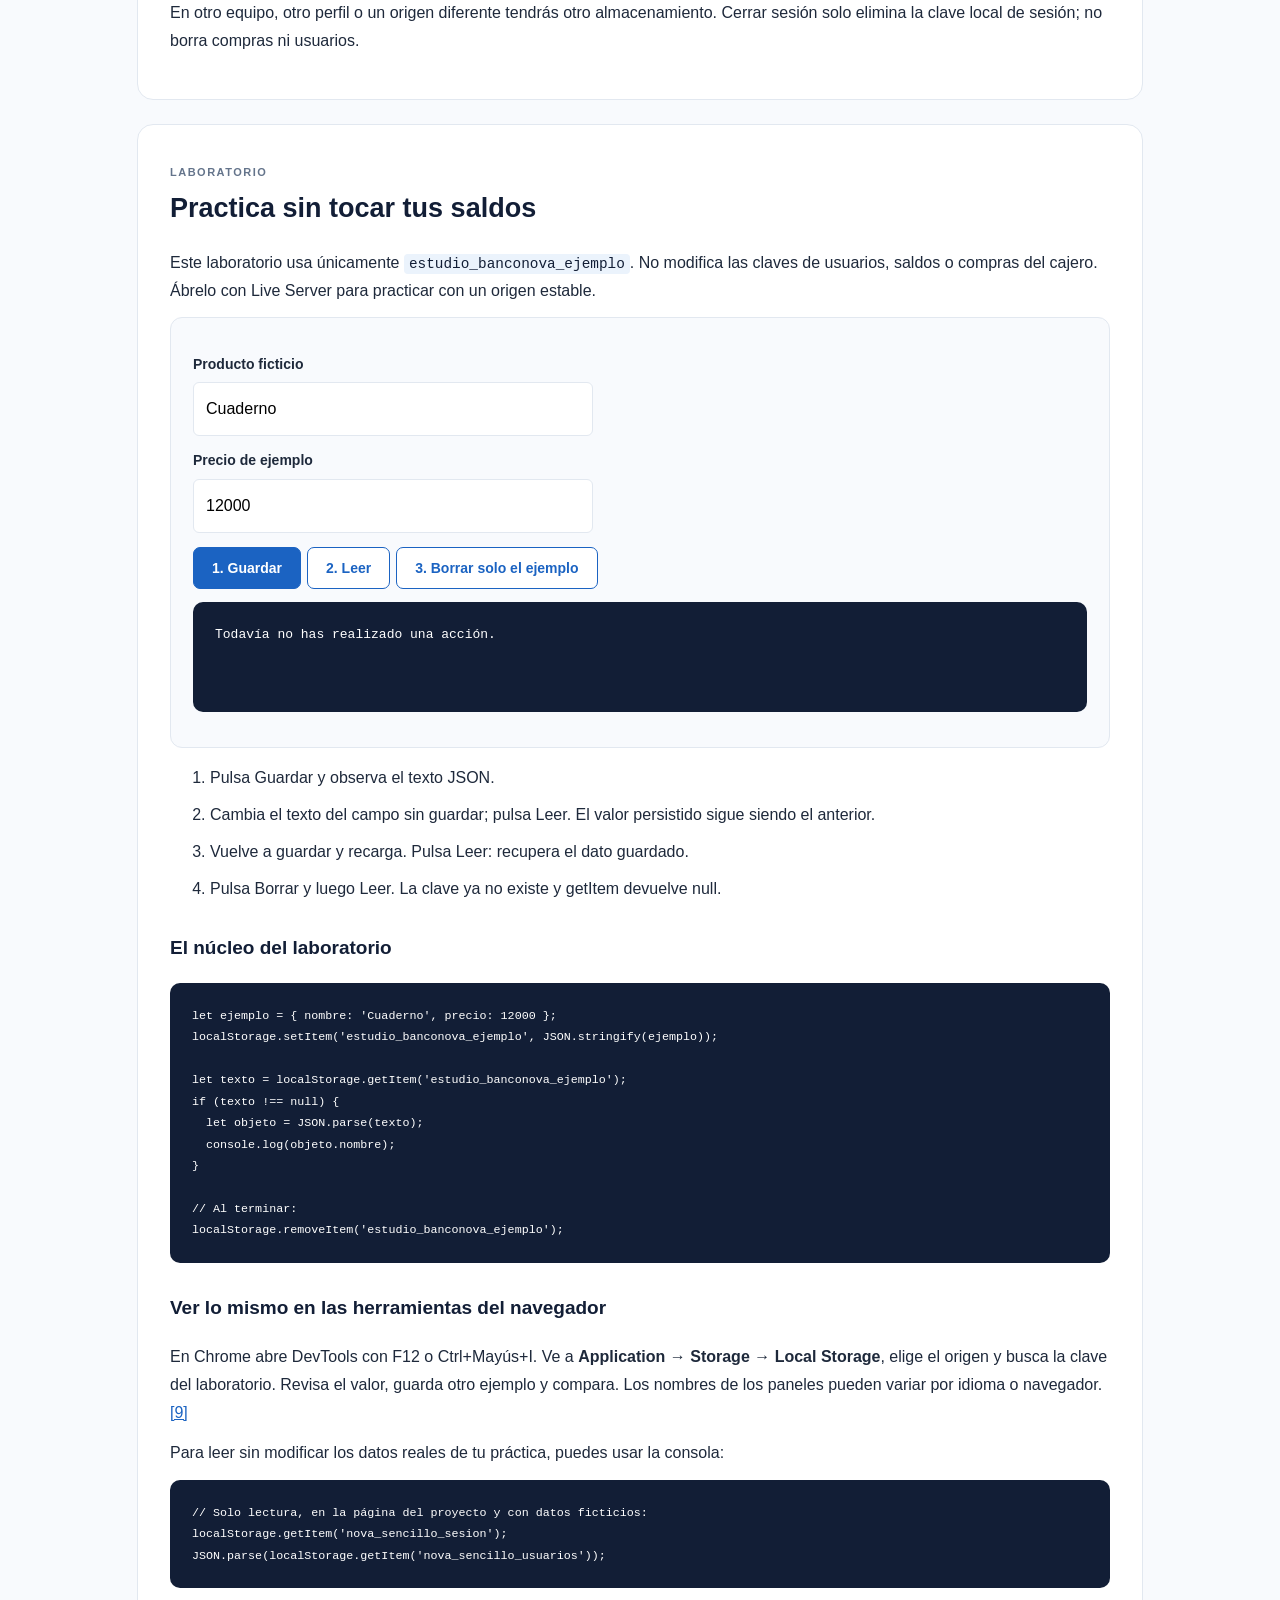
<file: Cajero-Sencillo (7)/Cajero-Sencillo/documentacion/GUIA_DE_ESTUDIO.html>
<!DOCTYPE html><html lang="es"><head><meta charset="UTF-8"><meta name="viewport" content="width=device-width, initial-scale=1"><title>Ruta de estudio BancoNova y localStorage</title><style>
:root { --azul:#1B63C2; --noche:#121E36; --suave:#EBF3FC; --fondo:#F8FAFD; --borde:#E2E8F0; --texto:#1E293B; --muted:#64748B; }
* { box-sizing:border-box; } body { margin:0; background:var(--fondo); color:var(--texto); font:16px/1.75 "Segoe UI",Arial,sans-serif; }
header { background:linear-gradient(115deg,var(--noche),var(--azul)); color:white; padding:56px 24px; } header div { max-width:1000px; margin:auto; } header p { max-width:720px; } h1 { font-size:40px; line-height:1.15; margin:16px 0; letter-spacing:-1px; } header small { letter-spacing:2px; }
main { max-width:1050px; margin:28px auto; padding:0 22px; } nav { background:white; border:1px solid var(--borde); border-radius:16px; padding:22px; display:flex; flex-wrap:wrap; gap:10px 20px; } a { color:var(--azul); } nav a { font-size:14px; text-decoration:none; font-weight:600; }
section { background:white; border:1px solid var(--borde); border-radius:16px; padding:32px; margin:24px 0; scroll-margin-top:20px; } h2 { font-size:27px; line-height:1.3; color:var(--noche); margin:6px 0 22px; } h3 { font-size:19px; color:var(--noche); margin-top:28px; } p { margin:12px 0; } li { margin-bottom:9px; } .numero { color:var(--muted); font-size:11px; font-weight:700; letter-spacing:1.5px; }
.tabla { overflow-x:auto; border:1px solid var(--borde); border-radius:10px; margin:20px 0; } table { width:100%; border-collapse:collapse; min-width:600px; font-size:13px; line-height:1.6; } th { background:var(--suave); color:var(--noche); } td,th { padding:14px; text-align:left; vertical-align:top; border-bottom:1px solid var(--borde); } tr:last-child td { border-bottom:0; } tbody tr:nth-child(even) { background:var(--fondo); }
code { font-family:Consolas,monospace; font-size:.9em; background:var(--suave); color:var(--noche); padding:2px 5px; border-radius:4px; } pre { background:var(--noche); color:#fff; padding:22px; border-radius:10px; overflow:auto; line-height:1.65; font-size:13px; } pre code { background:transparent; color:inherit; padding:0; }
.nota { background:var(--suave); padding:18px; border-left:4px solid var(--azul); border-radius:6px; margin:20px 0; } .tarea { border:1px solid var(--borde); padding:18px; border-radius:10px; } details { border-top:1px solid var(--borde); padding:14px 0; } summary { cursor:pointer; color:var(--azul); font-weight:600; }
.lab { background:var(--fondo); border:1px solid var(--borde); padding:22px; border-radius:12px; } label { display:block; font-size:14px; font-weight:600; margin:12px 0 6px; } input { width:100%; max-width:400px; padding:12px; border:1px solid var(--borde); border-radius:6px; font:inherit; } button { background:var(--azul); color:white; border:1px solid var(--azul); padding:12px 18px; font:600 14px "Segoe UI",sans-serif; border-radius:7px; cursor:pointer; margin:14px 6px 0 0; } button.secundario { background:white; color:var(--azul); } .lab pre { min-height:110px; white-space:pre-wrap; overflow-wrap:anywhere; } footer { text-align:center; padding:25px; color:var(--muted); font-size:13px; }
@media(max-width:700px) { h1 { font-size:30px; } section { padding:22px 18px; } main { padding:0 12px; } h2 { font-size:24px; } pre { padding:16px; } }
@media print { body { background:white; font-size:11pt; } header { padding:20px; background:var(--noche) !important; } main { max-width:none; margin:0; } nav, .lab, button { display:none; } section { border:0; padding:12px 0; } h2,h3 { break-after:avoid; } pre, tr, .nota { break-inside:avoid; } a { color:inherit; } }
</style></head><body>
<header><div><small>BANCONOVA · APRENDE CON TU PROYECTO</small><h1>Del archivo HTML<br>a los datos guardados.</h1><p>Ruta de estudio para segundo semestre: qué hace cada archivo, cómo se relacionan y cómo funciona localStorage dentro del cajero.</p><p>14 sesiones de 45 a 60 minutos · teoría, código real y ejercicios.</p></div></header><main>
<nav aria-label="Contenido"><a href="#inicio">Antes de empezar</a><a href="#ruta">Ruta de estudio</a><a href="#archivos">Cada archivo</a><a href="#carga">Cómo se conectan</a><a href="#recorridos">Seguir una operación</a><a href="#bases">JavaScript necesario</a><a href="#storage">localStorage</a><a href="#laboratorio">Laboratorio</a><a href="#errores">Resolver errores</a><a href="#retos">Ejercicios resueltos</a><a href="#fuentes">Fuentes</a></nav>
<section id="inicio"><span class="numero">INICIO</span><h2>Primero entiende qué estás construyendo</h2>
<p>BancoNova es un simulador que se ejecuta en el navegador. El HTML contiene las pantallas, el CSS les da presentación y JavaScript procesa las operaciones. Los usuarios y sus movimientos se guardan en ese navegador.</p>
<p>Abre la carpeta completa en Visual Studio Code y ejecuta <code>index.html</code> con Live Server. Para consultar esta guía dentro del proyecto, abre <code>documentacion/GUIA_DE_ESTUDIO.html</code>. Conserva la misma dirección y puerto mientras practicas.</p>
<div class="nota"><strong>No tienes que entender todos los archivos el primer día.</strong> Primero registra un usuario, crea una compra llamada “Cuaderno”, consulta su plan y paga una cuota. Luego estudia el código que produjo cada resultado.</div>
<p>Practica en una copia y con datos ficticios. El proyecto usa saldos iniciales de ejercicio y guarda las claves como texto. La ruta explica esta limitación; no equivale a una banca real.</p></section>
<section id="ruta"><span class="numero">RUTA</span><h2>Una ruta de 14 sesiones</h2><p>Dedica aproximadamente 15 minutos a leer, 25 a ejecutar y 10 a explicar en voz alta. Avanza cuando puedas demostrar el resultado de la última columna.</p><div class="tabla"><table><thead><tr><th>Sesión</th><th>Tema / archivos</th><th>Qué estudiar</th><th>Práctica</th><th>Señal de que lo entendiste</th></tr></thead><tbody><tr><td>1</td><td>HTML: estructura<br><code>index.html, auth.html</code></td><td>Reconoce head, body, aside, nav, header, main, form, label e input.</td><td>Cambia un texto y encuentra el elemento en el inspector.</td><td>Puedes distinguir una etiqueta, una clase y un id.</td></tr><tr><td>2</td><td>CSS y diseño responsive<br><code>style.css</code></td><td>Variables de color, selectores, padding, margin, border, Flexbox, Grid y media queries.</td><td>Ajusta solo un espaciado en una copia y prueba anchos de 390, 768 y 1366 px.</td><td>Explicas por qué el menú pasa a horizontal y las columnas se apilan.</td></tr><tr><td>3</td><td>JavaScript básico<br><code>script.js</code></td><td>let, tipos, Number, comparaciones, if, funciones, parámetros y return.</td><td>Explica dinero(1000), redondear(10.235) y buscarUsuario("ana").</td><td>Distingues el dato que entra y el valor que devuelve cada función.</td></tr><tr><td>4</td><td>Objetos y arreglos<br><code>script.js, js/credito.js</code></td><td>Un usuario es un objeto; usuarios y compras son arreglos; una cuota es otro objeto.</td><td>Dibuja un usuario con dos compras y tres cuotas por compra.</td><td>Ubicas usuarioActual.compras[0].cuotas[1].interes.</td></tr><tr><td>5</td><td>DOM y eventos<br><code>auth.html, js/auth.js, js/vistas.js</code></td><td>value, textContent, getElementById, submit y preventDefault.</td><td>Sigue el id log-user del HTML hasta la función iniciarSesion.</td><td>Explicas cómo un campo se convierte en un dato de JavaScript.</td></tr><tr><td>6</td><td>Guardar y leer<br><code>script.js y capítulo localStorage</code></td><td>setItem, getItem, JSON.stringify y JSON.parse.</td><td>Usa el laboratorio y revisa la clave de ejemplo en DevTools.</td><td>Distingues el texto JSON del objeto recuperado.</td></tr><tr><td>7</td><td>Registro y acceso<br><code>registro.html, js/registro.js, js/auth.js</code></td><td>Duplicados, validaciones, intentos y sesión local.</td><td>Crea un usuario y prueba una clave incorrecta sin agotar sus intentos.</td><td>Explicas por qué registrar un usuario no inicia sesión automáticamente.</td></tr><tr><td>8</td><td>Saldos y movimientos<br><code>js/operaciones.js, js/movimientos.js</code></td><td>Cambiar el objeto, registrar movimiento, guardar y dibujar.</td><td>Consigna 100000, recarga y localiza el movimiento guardado.</td><td>Identificas la diferencia entre mostrar un saldo y modificarlo.</td></tr><tr><td>9</td><td>Planes de crédito<br><code>js/credito.js</code></td><td>Tasa por plazo, interés del mes, abono de capital y última cuota.</td><td>Crea una compra a 6 cuotas y suma sus abonos de capital.</td><td>Los abonos suman el precio y el último saldo es cero.</td></tr><tr><td>10</td><td>Productos y cambios de plazo<br><code>tarjeta.html, js/tarjeta.js</code></td><td>Previsualizar, crear, listar, ver y ajustar planes.</td><td>Paga una cuota y cambia las pendientes a otro plazo.</td><td>La cuota pagada permanece y el capital pendiente no aumenta por el ajuste.</td></tr><tr><td>11</td><td>Pago mínimo y pagos<br><code>pagos.html, js/pagos.js, js/credito.js</code></td><td>Elegir cuotas, sumar capital e interés y confirmar.</td><td>Paga solo uno de dos productos del mismo periodo.</td><td>El mínimo del mes baja sin incluir otra cuota del producto ya pagado.</td></tr><tr><td>12</td><td>Transferencias<br><code>transferencias.html, js/transferencias.js</code></td><td>Origen, destino, validación y saldo proyectado.</td><td>Transfiere entre tus cuentas y compara la suma antes y después.</td><td>La suma de los saldos no cambia, porque la comisión del ejercicio es cero.</td></tr><tr><td>13</td><td>Inspección y errores<br><code>DevTools y capítulo de errores</code></td><td>Consola, puntos de interrupción, origen, JSON inválido y almacenamiento.</td><td>Pon un breakpoint antes de guardarUsuarios() y observa usuarios.</td><td>Distingues un error de código, uno de datos y uno de origen.</td></tr><tr><td>14</td><td>Explicar y demostrar<br><code>Proyecto completo</code></td><td>Conecta pantallas, funciones y almacenamiento con tus palabras.</td><td>Demuestra registro, compra, ajuste y pago; luego recarga la página.</td><td>Puedes explicar el recorrido completo sin memorizar cada línea.</td></tr></tbody></table></div></section>
<section id="archivos"><span class="numero">ARCHIVOS</span><h2>Qué hace cada archivo</h2><h3>Las 12 pantallas HTML</h3><div class="tabla"><table><thead><tr><th>Archivo</th><th>Responsabilidad</th><th>Relación</th></tr></thead><tbody><tr><td>index.html</td><td>Portada y accesos a las funciones.</td><td>style.css, js/credito.js y script.js. No tiene JS propio de portada.</td></tr><tr><td>registro.html</td><td>Formulario de identificación, nombre, celular, correo, usuario y claves.</td><td>js/registro.js llama crearUsuario() y guardarUsuarios().</td></tr><tr><td>auth.html</td><td>Formulario de acceso y contador de intentos.</td><td>js/auth.js valida con buscarUsuario() y guarda el nombre de sesión.</td></tr><tr><td>dashboard.html</td><td>Resumen de saldos, mínimo de tarjeta y últimos movimientos.</td><td>js/dashboard.js usa actualizarSaldos() y resumenCredito().</td></tr><tr><td>cuentas.html</td><td>Consulta de las dos cuentas y accesos al cajero.</td><td>js/cuentas.js muestra los datos con actualizarSaldos().</td></tr><tr><td>operaciones.html</td><td>Selección de cuenta y monto para consignar o retirar.</td><td>js/operaciones.js cambia el saldo y guarda movimientos.</td></tr><tr><td>tarjeta.html</td><td>Registro de compras, ajuste de plazo, listado y tabla de cuotas.</td><td>js/vistas.js presenta datos; js/tarjeta.js coordina; js/credito.js calcula.</td></tr><tr><td>pagos.html</td><td>Selección de cuotas o entidad, cuenta de origen y resumen.</td><td>js/pagos.js selecciona; aplicarPagoCuotas() en credito.js aplica el pago.</td></tr><tr><td>transferencias.html</td><td>Origen, destino y resumen de transferencias.</td><td>js/transferencias.js valida y mueve el dinero de práctica.</td></tr><tr><td>movimientos.html</td><td>Filtro por producto y tabla del historial.</td><td>js/movimientos.js recorre el arreglo y crea filas.</td></tr><tr><td>perfil.html</td><td>Formulario de datos personales.</td><td>js/perfil.js cambia el usuario y llama guardarUsuarios().</td></tr><tr><td>cerrar_sesion.html</td><td>Pantalla de despedida y acceso al inicio.</td><td>script.js detecta esta página y borra solo la clave de sesión.</td></tr></tbody></table></div><h3>Los 13 archivos JavaScript</h3><div class="tabla"><table><thead><tr><th>Archivo</th><th>Responsabilidad</th><th>Funciones para localizar</th><th>Relación</th></tr></thead><tbody><tr><td>script.js</td><td>Centro de datos compartido.</td><td>crearUsuario, guardarUsuarios, buscarUsuario, registrarMovimiento, dinero, redondear, actualizarSaldos.</td><td>Carga usuarios, ubica usuarioActual y revisa si la ruta requiere acceso.</td></tr><tr><td>js/credito.js</td><td>Reglas y cálculos de compras y cuotas.</td><td>crearPlan, prepararCredito, capitalPendiente, resumenCredito, cuotasDelPeriodo, aplicarPagoCuotas.</td><td>Se define antes de script.js. Sus funciones se ejecutan cuando los datos compartidos ya están disponibles.</td></tr><tr><td>js/vistas.js</td><td>Ayudas visuales reutilizadas.</td><td>llenarCuentas, mostrarResumenCredito, dibujarPlan, escribirResumen.</td><td>Lo usan Tarjetas, Pagos y Transferencias. No es un segundo almacenamiento.</td></tr><tr><td>js/registro.js</td><td>Validación del registro.</td><td>registrarUsuario.</td><td>Agrega el objeto al arreglo usuarios y lo guarda.</td></tr><tr><td>js/auth.js</td><td>Validación del acceso.</td><td>iniciarSesion.</td><td>Actualiza intentos y guarda el nombre de usuario en la clave de sesión.</td></tr><tr><td>js/dashboard.js</td><td>Presentación del resumen.</td><td>mostrarOcultarSaldo y bloque de inicio.</td><td>Ocultar el saldo solo cambia el texto en pantalla.</td></tr><tr><td>js/cuentas.js</td><td>Presentación de cuentas.</td><td>Bloque que llama actualizarSaldos.</td><td>No crea otras cuentas ni suma dinero.</td></tr><tr><td>js/operaciones.js</td><td>Consignación y retiro.</td><td>cambiarOperacion, realizarOperacion.</td><td>Usa saldos y movimientos del usuario actual.</td></tr><tr><td>js/tarjeta.js</td><td>Interacción de compras.</td><td>previsualizarCompra, comprar, ajustarCuotas, verPlan, actualizarTarjeta.</td><td>Llama al modelo de crédito y usa vistas.js para dibujar.</td></tr><tr><td>js/pagos.js</td><td>Interacción de pagos.</td><td>seleccionPago, actualizarPago, pagar.</td><td>Distingue cuotas de tarjeta y pagos externos.</td></tr><tr><td>js/transferencias.js</td><td>Interacción de transferencias.</td><td>cambiarDestino, resumirTransferencia, transferir.</td><td>Revisa campos y saldos antes de modificar y guardar.</td></tr><tr><td>js/movimientos.js</td><td>Presentación y filtrado del historial.</td><td>mostrarMovimientos.</td><td>Lee usuarioActual.movimientos; no inventa transacciones.</td></tr><tr><td>js/perfil.js</td><td>Lectura y guardado del perfil.</td><td>guardarPerfil y carga inicial de campos.</td><td>Modifica el mismo objeto que está dentro de usuarios.</td></tr></tbody></table></div><h3>Los demás archivos</h3>
<p><code>style.css</code> contiene la presentación común, la paleta definida en <code>:root</code> y las reglas para distintos anchos de pantalla. <code>LEEME.txt</code> es la guía rápida de uso. <code>documentacion/GUIA_DE_ESTUDIO.html</code> es este material de aprendizaje; su laboratorio usa una clave propia, distinta a las del cajero.</p>
<p>En style.css, si dos reglas del mismo nivel afectan la misma propiedad, la que aparece después puede reemplazar a la anterior. El bloque final de acabado visual ajusta componentes ya definidos; las variables de la paleta en :root se mantienen.</p>
<p>El menú y la cabecera aparecen escritos en varios HTML. Es una decisión sencilla para este nivel: no hay un motor de plantillas ni componentes que los inserten automáticamente.</p></section>
<section id="carga"><span class="numero">CARGA</span><h2>Cómo se conectan HTML, CSS, JS y los datos</h2><p>Abre el final de <code>tarjeta.html</code>. Encontrarás este orden:</p><pre><code>&lt;script src=&quot;js/credito.js&quot;&gt;&lt;/script&gt;
&lt;script src=&quot;script.js&quot;&gt;&lt;/script&gt;
&lt;script src=&quot;js/vistas.js&quot;&gt;&lt;/script&gt;
&lt;script src=&quot;js/tarjeta.js&quot;&gt;&lt;/script&gt;</code></pre><div class="tabla"><table><thead><tr><th>Orden</th><th>Qué sucede</th><th>Por qué importa</th></tr></thead><tbody><tr><td>1 · credito.js</td><td>Declara las funciones de cuotas y pagos. No ejecuta una compra al cargarse.</td><td>script.js podrá llamar prepararCredito().</td></tr><tr><td>2 · script.js</td><td>Lee localStorage, construye usuarios y encuentra usuarioActual.</td><td>Los archivos de la pantalla necesitan esos datos.</td></tr><tr><td>3 · vistas.js</td><td>Declara ayudas para opciones, tablas y resúmenes.</td><td>tarjeta.js puede usarlas sin repetir código.</td></tr><tr><td>4 · tarjeta.js</td><td>Ejecuta la carga inicial y deja listas las funciones de los formularios.</td><td>La pantalla muestra la información del usuario.</td></tr></tbody></table></div><p>Los scripts están al final de <code>body</code>, por eso los campos ya existen cuando se buscan por id. Son scripts clásicos, no módulos con <code>import</code>. Comparten funciones y variables globales; las variables con <code>let</code> se pueden usar entre esos scripts, aunque no se convierten en propiedades de <code>window</code>.</p>
<p>En páginas como Movimientos no se carga vistas.js porque no lo necesitan. En todas se carga credito.js antes de script.js para poder revisar y adaptar compras guardadas en versiones anteriores.</p>
<div class="nota"><strong>Una función puede mencionar datos que se definirán después.</strong> Lo importante es que esos datos existan cuando la función se ejecute. Por eso credito.js se puede declarar primero y usar usuarioActual más adelante.</div>
<h3>Relaciones que conviene memorizar</h3><div class="tabla"><table><thead><tr><th>Pantalla</th><th>Evento / función coordinadora</th><th>Funciones compartidas</th><th>Dato que persiste</th></tr></thead><tbody><tr><td>Registro</td><td>submit → registrarUsuario()</td><td>crearUsuario() → guardarUsuarios()</td><td>Arreglo de usuarios.</td></tr><tr><td>Tarjetas</td><td>submit → comprar()</td><td>crearPlan() → sincronizarDeuda() → guardarUsuarios()</td><td>Compras, cuotas y deuda de capital.</td></tr><tr><td>Pagos</td><td>submit → pagar()</td><td>seleccionPago() → aplicarPagoCuotas() → guardarUsuarios()</td><td>Saldo de origen, cuotas pagadas y movimientos.</td></tr><tr><td>Transferencias</td><td>submit → transferir()</td><td>haySaldo() → registrarMovimiento() → guardarUsuarios()</td><td>Los saldos y movimientos.</td></tr><tr><td>Movimientos</td><td>mostrarMovimientos()</td><td>agregarCelda()</td><td>No modifica datos: solo los presenta.</td></tr></tbody></table></div></section>
<section id="recorridos"><span class="numero">RECORRIDOS</span><h2>Sigue una operación de principio a fin</h2><h3>Recorrido 1 · Registrar y entrar</h3><ol>
<li>El usuario completa registro.html y envía el formulario.</li><li>registrarUsuario() llama preventDefault(), lee los value y revisa datos y duplicados.</li><li>crearUsuario() devuelve un objeto; usuarios.push(...) lo incorpora al arreglo.</li><li>guardarUsuarios() serializa el arreglo completo.</li><li>Se abre auth.html. iniciarSesion() busca al usuario y compara la clave.</li><li>Si coincide, guarda solo el nombre en nova_sencillo_sesion y abre dashboard.html.</li></ol>
<p>Esta es la función real de guardado:</p><pre><code>function guardarUsuarios() {
  localStorage.setItem(&#x27;nova_sencillo_usuarios&#x27;, JSON.stringify(usuarios));
}</code></pre>
<h3>Recorrido 2 · Crear y pagar una compra</h3><ol>
<li>tarjeta.html recibe nombre, precio y cantidad de cuotas.</li><li>comprar() valida el cupo y pide a crearPlan() el arreglo de cuotas.</li><li>La compra se agrega a usuarioActual.compras; sincronizarDeuda() suma el capital pendiente.</li><li>Se registra el movimiento y se guarda. actualizarTarjeta() vuelve a dibujar los datos.</li><li>En pagos.html eliges una compra o el mínimo del periodo.</li><li>pagar() revisa el saldo y pide confirmación. aplicarPagoCuotas() descuenta capital e interés, marca las cuotas pagadas y actualiza la deuda.</li><li>El historial se guarda y los resúmenes se recalculan.</li></ol>
<h3>Recorrido 3 · Cambiar cuotas</h3><p>ajustarCuotas() conserva las filas pagadas y reemplaza las pendientes por un plan del capital que falta. No crea otra compra ni cobra de nuevo el valor completo. El nuevo número de cuotas determina la nueva tasa del ejercicio.</p>
<h3>Por qué cambiar usuarioActual también cambia usuarios</h3><pre><code>// Ejemplo didáctico de referencias en memoria:
let lista = [{ nombre: &#x27;Ana&#x27;, saldo: 100 }];
let persona = lista[0];
persona.saldo = 150;
console.log(lista[0].saldo); // 150</code></pre><p>buscarUsuario() devuelve el objeto que está dentro del arreglo, no una copia. Por eso modificar usuarioActual afecta al mismo objeto que luego se serializa al guardar usuarios. Hasta que se llama guardarUsuarios(), ese cambio solo vive en memoria.</p></section>
<section id="bases"><span class="numero">BASES</span><h2>El JavaScript que necesitas antes de seguir</h2><div class="tabla"><table><thead><tr><th>Concepto</th><th>Ejemplo del proyecto</th><th>Cómo leerlo</th></tr></thead><tbody><tr><td>Variable</td><td>let monto = Number(campo.value);</td><td>Guarda un valor que puede cambiar; Number convierte el texto del campo en número.</td></tr><tr><td>Objeto</td><td>usuarioActual.ahorros</td><td>Accede al dato ahorros del usuario seleccionado.</td></tr><tr><td>Arreglo</td><td>usuarioActual.compras[0]</td><td>Obtiene la primera compra; los índices empiezan en cero.</td></tr><tr><td>Arreglos anidados</td><td>compras[0].cuotas[1]</td><td>La segunda cuota de la primera compra.</td></tr><tr><td>Propiedad variable</td><td>usuarioActual[cuenta]</td><td>Si cuenta vale "ahorros", accede a esa propiedad. No se refiere a una propiedad llamada cuenta.</td></tr><tr><td>Condición</td><td>if (monto > saldo) return;</td><td>Sale de la función cuando el monto supera el saldo.</td></tr><tr><td>Ciclo</td><td>for (let i = 0; i &lt; compras.length; i++)</td><td>Visita cada posición del arreglo.</td></tr><tr><td>push / unshift</td><td>usuarios.push(...) / movimientos.unshift(...)</td><td>Agrega un usuario al final o un movimiento al principio.</td></tr><tr><td>DOM</td><td>getElementById("monto").value</td><td>Lee lo escrito en el campo con ese id.</td></tr><tr><td>textContent</td><td>elemento.textContent = texto;</td><td>Presenta datos como texto, sin interpretarlos como etiquetas HTML.</td></tr><tr><td>Evento</td><td>onsubmit="pagar(event)"</td><td>Llama la función al enviar el formulario.</td></tr><tr><td>preventDefault</td><td>evento.preventDefault();</td><td>Evita el envío y la recarga automática del formulario; el JS procesa la operación.</td></tr><tr><td>return</td><td>return null;</td><td>Devuelve un resultado o termina una función.</td></tr><tr><td>Vista / dato</td><td>actualizarSaldos() / guardarUsuarios()</td><td>La primera muestra; la segunda persiste datos. Una no sustituye a la otra.</td></tr></tbody></table></div><div class="tarea"><strong>Práctica:</strong> abre js/operaciones.js y marca con comentarios: lectura del formulario, validación, cambio de saldo, movimiento, guardado y mensaje. Conserva el orden de las instrucciones.</div></section>
<section id="storage"><span class="numero">STORAGE</span><h2>localStorage, explicado desde cero</h2><h3>1. Qué es y dónde vive</h3>
<p><code>localStorage</code> es una función del navegador para guardar pares de clave y valor de texto. Una clave funciona como el nombre de un cajón; el valor es lo que colocas dentro. No escribe directamente en script.js ni en el ZIP. <a href="#fuente-storage">[2]</a></p>
<p>Puede conservar datos entre sesiones normales del navegador y no tiene una caducidad automática por fecha. El usuario puede borrarlos; la navegación privada tiene otra duración. Guardado local no significa respaldo permanente ni sincronización con tu celular. <a href="#fuente-local">[1]</a></p>
<h3>2. Las dos claves reales de BancoNova</h3><div class="tabla"><table><thead><tr><th>Clave</th><th>Qué guarda</th><th>Cuándo se cambia</th></tr></thead><tbody><tr><td>nova_sencillo_usuarios</td><td>Texto JSON del arreglo de todos los usuarios. Cada usuario incluye saldos, compras, cuotas, perfil e historial.</td><td>guardarUsuarios(), después de registro u operaciones que modifican datos.</td></tr><tr><td>nova_sencillo_sesion</td><td>Texto simple con el nombre del usuario que inició sesión. No contiene el objeto completo.</td><td>iniciarSesion() la crea y cerrar sesión la elimina.</td></tr></tbody></table></div>
<p>“Sesión” es el nombre de esta clave del proyecto. No quiere decir que use <code>sessionStorage</code>: el código la guarda en <code>localStorage</code>, por lo que puede seguir existiendo al volver a abrir el navegador.</p>
<h3>3. La API que debes aprender</h3><div class="tabla"><table><thead><tr><th>Instrucción</th><th>Resultado</th><th>Ejemplo de práctica</th></tr></thead><tbody><tr><td>setItem(clave, valor)</td><td>Crea la clave o reemplaza su valor anterior.</td><td>localStorage.setItem("estudio_nombre", "Ana");</td></tr><tr><td>getItem(clave)</td><td>Lee el texto; devuelve null si la clave no existe.</td><td>localStorage.getItem("estudio_nombre");</td></tr><tr><td>removeItem(clave)</td><td>Borra solo esa clave.</td><td>localStorage.removeItem("estudio_nombre");</td></tr><tr><td>clear()</td><td>Borra todas las claves de localStorage del origen actual, incluso las de otros ejercicios en ese origen.</td><td>No lo uses para cerrar sesión ni en el laboratorio.</td></tr><tr><td>length</td><td>Cantidad de claves, no cantidad de usuarios o compras.</td><td>localStorage.length;</td></tr><tr><td>key(indice)</td><td>Nombre de la clave ubicada en esa posición; no es una lista ordenada de compras.</td><td>localStorage.key(0);</td></tr></tbody></table></div><p>Referencia de estas operaciones: <a href="#fuente-storage">Storage [2]</a>. El proyecto conserva a muchos usuarios dentro de una sola clave JSON, por eso un nuevo usuario no aumenta necesariamente <code>localStorage.length</code>.</p>
<h3>4. Por qué hacen falta JSON.stringify y JSON.parse</h3>
<p>Los objetos y arreglos de JavaScript no se almacenan como objetos vivos en localStorage. <code>JSON.stringify()</code> produce texto JSON para guardarlos. La serialización no es cifrado; el contenido sigue siendo legible. <a href="#fuente-stringify">[8]</a></p><pre><code>let producto = { nombre: &#x27;Cuaderno&#x27;, precio: 12000, pagado: false };
let texto = JSON.stringify(producto);
localStorage.setItem(&#x27;estudio_producto&#x27;, texto);

// Contenido guardado: texto con estructura JSON.
console.log(localStorage.getItem(&#x27;estudio_producto&#x27;));</code></pre>
<p><code>JSON.parse()</code> interpreta un texto JSON válido y devuelve un valor de JavaScript. Así recuperas números y booleanos, además de objetos y arreglos. Un texto que no sea JSON válido produce un error. <a href="#fuente-parse">[7]</a></p><pre><code>let guardado = localStorage.getItem(&#x27;estudio_producto&#x27;);
if (guardado !== null) {
  let recuperado = JSON.parse(guardado);
  console.log(recuperado.nombre); // Cuaderno
  console.log(recuperado.precio); // 12000, número
}

// Al terminar la práctica, borra únicamente esta clave:
localStorage.removeItem(&#x27;estudio_producto&#x27;);</code></pre>
<p>Evita <code>localStorage.setItem('producto', producto)</code>: un objeto común se convierte en texto como <code>[object Object]</code>, y pierdes la estructura que querías conservar.</p>
<h3>5. Leer las líneas reales de carga</h3><pre><code>let usuarios = JSON.parse(localStorage.getItem(&#x27;nova_sencillo_usuarios&#x27;));
if (usuarios === null) {
  usuarios = [];
  guardarUsuarios();
}</code></pre><ol><li>getItem busca la clave del arreglo guardado.</li><li>JSON.parse reconstruye el arreglo.</li><li>Si no existía, getItem devolvió null; en este caso JSON.parse(null) también da null.</li><li>El if prepara un arreglo vacío y lo guarda. No crea una cuenta de demostración.</li></ol>
<p>Si el texto guardado fue editado incorrectamente, el JSON puede fallar. Esta versión del cajero no incorpora recuperación automática de JSON corrupto; en el laboratorio se muestra cómo detectar el error sin borrar información.</p>
<h3>6. Cambiar la memoria no guarda automáticamente</h3><pre><code>// En el cajero, con un usuario autenticado:
usuarioActual.ahorros = usuarioActual.ahorros + 1000;
// Hasta aquí: solo cambió el objeto de esta página.

guardarUsuarios();
// Ahora: se volvió a guardar el arreglo completo en localStorage.</code></pre>
<p>La pantalla tampoco cambia sola: después hay que llamar a una función como <code>actualizarSaldos()</code>. Son tres pasos distintos: cambiar el dato, persistirlo y mostrarlo. Al abrir otra página, script.js vuelve a leer lo guardado.</p>
<h3>7. Origen: por qué parece que desapareció tu usuario</h3>
<p>El almacenamiento se separa por origen: protocolo, nombre del servidor y puerto. Las carpetas no crean otra separación dentro del mismo origen. Por eso dos proyectos servidos con el mismo origen pueden compartir claves; los prefijos del nombre ayudan a evitar choques. <a href="#fuente-standard">[11]</a></p><div class="tabla"><table><thead><tr><th>Dirección</th><th>¿Comparte datos con http://127.0.0.1:5500/index.html?</th><th>Motivo</th></tr></thead><tbody><tr><td>http://127.0.0.1:5500/pagos.html</td><td>Sí.</td><td>Mismo protocolo, host y puerto; cambia la ruta.</td></tr><tr><td>http://127.0.0.1:5500/otra-carpeta/index.html</td><td>Sí.</td><td>La carpeta cambia, el origen no.</td></tr><tr><td>http://127.0.0.1:5501/index.html</td><td>No.</td><td>Otro puerto.</td></tr><tr><td>http://localhost:5500/index.html</td><td>No.</td><td>localhost y 127.0.0.1 son hosts distintos.</td></tr><tr><td>https://127.0.0.1:5500/index.html</td><td>No.</td><td>Otro protocolo.</td></tr></tbody></table></div><p>Con <code>file://</code> el comportamiento no está definido de manera uniforme para todos los navegadores. Usa Live Server y mantén el mismo origen para este proyecto. <a href="#fuente-local">[1]</a></p>
<h3>8. Comparar las opciones de almacenamiento</h3><div class="tabla"><table><thead><tr><th>Opción</th><th>Qué conviene entender</th><th>Relación con el proyecto</th></tr></thead><tbody><tr><td>Variable JavaScript</td><td>Vive en la memoria de la página; al recargar se vuelve a inicializar.</td><td>usuarios y usuarioActual mientras la página está abierta.</td></tr><tr><td>localStorage</td><td>Clave/valor de texto por origen; puede persistir entre sesiones normales.</td><td>Es el mecanismo elegido para el ejercicio.</td></tr><tr><td>sessionStorage</td><td>También usa texto, pero su ámbito es la sesión de la pestaña y el origen; sobrevive a recargas de esa pestaña.</td><td>No lo usa este código. No lo confundas con el nombre nova_sencillo_sesion.</td></tr><tr><td>Cookies</td><td>Pueden acompañar peticiones HTTP de acuerdo con su configuración.</td><td>No son el almacenamiento usado en BancoNova.</td></tr><tr><td>IndexedDB</td><td>Permite datos estructurados y operaciones asíncronas para necesidades mayores.</td><td>Es un tema posterior, no una dependencia del proyecto.</td></tr><tr><td>Base de datos del servidor</td><td>Los datos se gestionan en un backend y pueden compartirse entre dispositivos autenticados.</td><td>No existe en esta versión local.</td></tr></tbody></table></div><p>Consulta <a href="#fuente-session">sessionStorage [6]</a>, <a href="#fuente-cookies">cookies [12]</a> e <a href="#fuente-indexed">IndexedDB [13]</a> para esas diferencias.</p>
<h3>9. Capacidad, velocidad y errores</h3>
<p>El almacenamiento tiene límite. MDN documenta hasta unos 5 MiB para localStorage por origen; la configuración del navegador puede restringirlo. Una escritura que no puede completarse puede producir <code>QuotaExceededError</code>. El acceso también puede estar bloqueado por políticas de privacidad. <a href="#fuente-cuotas">[4]</a> <a href="#fuente-local">[1]</a></p>
<p>Las operaciones son síncronas: JavaScript espera a que terminen. Para un ejercicio pequeño es manejable; guardar grandes arreglos o imágenes en cada pulsación puede frenar la interfaz. Por eso aquí se guarda al completar una operación, no en cada campo que escribes. <a href="#fuente-webstorage">[3]</a></p>
<p>Un ejemplo de manejo de errores para estudiar, no una función ya incorporada al cajero:</p><pre><code>function leerPractica() {
  try {
    let texto = localStorage.getItem(&#x27;estudio_banconova_ejemplo&#x27;);
    if (texto === null) return null;
    return JSON.parse(texto);
  } catch (error) {
    console.error(&#x27;No fue posible leer los datos:&#x27;, error);
    return null; // No borra la clave que falló.
  }
}</code></pre>
<h3>10. Seguridad: qué puede y qué no puede proteger</h3>
<p>El usuario del navegador puede inspeccionar y modificar los valores. Los scripts que se ejecutan en el origen pueden acceder a ellos; un ataque de inyección de JavaScript puede exponerlos. No guardes contraseñas reales ni identificadores sensibles de sesión en localStorage. <a href="#fuente-seguridad">[10]</a></p>
<p>En este simulador, la clave local con el nombre de usuario permite elegir qué objeto mostrar; no prueba de forma segura la identidad de una persona. Cambiar una ruta con JavaScript no sustituye la autorización del servidor. Una aplicación bancaria real necesitaría backend, controles de acceso y un mecanismo de sesión adecuado.</p>
<p><code>textContent</code> ayuda a presentar el nombre de una compra como texto en vez de interpretarlo como HTML. No convierte por sí mismo a localStorage en un sitio seguro para secretos.</p>
<h3>11. Dos pestañas no se sincronizan solas en este código</h3>
<p>Otra pestaña del mismo origen recibe el evento <code>storage</code> cuando cambia el almacenamiento. La pestaña que hizo la escritura no recibe ese evento por su propio cambio. <a href="#fuente-evento">[5]</a></p><pre><code>// Ejemplo opcional para una práctica, no está en el cajero:
window.addEventListener(&#x27;storage&#x27;, function(evento) {
  if (evento.key === &#x27;nova_sencillo_usuarios&#x27;) {
    console.log(&#x27;Otra pestaña cambió los usuarios guardados.&#x27;);
  }
});</code></pre><p>BancoNova lee usuarios al cargar cada página y luego trabaja con ese arreglo en memoria. No escucha ese evento ni resuelve escrituras simultáneas. Para estudiar sin sobrescribir cambios, realiza las operaciones en una sola pestaña y recarga antes de revisar datos modificados en otra.</p>
<h3>12. Qué no viaja dentro del ZIP</h3>
<p>El ZIP contiene el código y la documentación; los usuarios que registraste en el navegador no se incorporan al comprimir la carpeta. En otro equipo, otro perfil o un origen diferente tendrás otro almacenamiento. Cerrar sesión solo elimina la clave local de sesión; no borra compras ni usuarios.</p></section>
<section id="laboratorio"><span class="numero">LABORATORIO</span><h2>Practica sin tocar tus saldos</h2><p>Este laboratorio usa únicamente <code>estudio_banconova_ejemplo</code>. No modifica las claves de usuarios, saldos o compras del cajero. Ábrelo con Live Server para practicar con un origen estable.</p>
<div class="lab"><label for="lab-nombre">Producto ficticio</label><input id="lab-nombre" value="Cuaderno" maxlength="60"><label for="lab-precio">Precio de ejemplo</label><input type="number" id="lab-precio" value="12000" min="0.01" step="0.01"><div><button type="button" onclick="guardarEjemplo()">1. Guardar</button><button type="button" class="secundario" onclick="leerEjemplo()">2. Leer</button><button type="button" class="secundario" onclick="borrarEjemplo()">3. Borrar solo el ejemplo</button></div><pre id="lab-salida" role="status">Todavía no has realizado una acción.</pre></div>
<ol><li>Pulsa Guardar y observa el texto JSON.</li><li>Cambia el texto del campo sin guardar; pulsa Leer. El valor persistido sigue siendo el anterior.</li><li>Vuelve a guardar y recarga. Pulsa Leer: recupera el dato guardado.</li><li>Pulsa Borrar y luego Leer. La clave ya no existe y getItem devuelve null.</li></ol>
<h3>El núcleo del laboratorio</h3><pre><code>let ejemplo = { nombre: &#x27;Cuaderno&#x27;, precio: 12000 };
localStorage.setItem(&#x27;estudio_banconova_ejemplo&#x27;, JSON.stringify(ejemplo));

let texto = localStorage.getItem(&#x27;estudio_banconova_ejemplo&#x27;);
if (texto !== null) {
  let objeto = JSON.parse(texto);
  console.log(objeto.nombre);
}

// Al terminar:
localStorage.removeItem(&#x27;estudio_banconova_ejemplo&#x27;);</code></pre>
<h3>Ver lo mismo en las herramientas del navegador</h3>
<p>En Chrome abre DevTools con F12 o Ctrl+Mayús+I. Ve a <strong>Application → Storage → Local Storage</strong>, elige el origen y busca la clave del laboratorio. Revisa el valor, guarda otro ejemplo y compara. Los nombres de los paneles pueden variar por idioma o navegador. <a href="#fuente-devtools">[9]</a></p>
<p>Para leer sin modificar los datos reales de tu práctica, puedes usar la consola:</p><pre><code>// Solo lectura, en la página del proyecto y con datos ficticios:
localStorage.getItem(&#x27;nova_sencillo_sesion&#x27;);
JSON.parse(localStorage.getItem(&#x27;nova_sencillo_usuarios&#x27;));</code></pre><p>No compartas una captura del arreglo completo si contiene información personal o claves que escribiste durante la práctica.</p></section>
<section id="errores"><span class="numero">ERRORES</span><h2>Cómo encontrar un error sin adivinar</h2><div class="tabla"><table><thead><tr><th>Síntoma</th><th>Qué revisar</th><th>Qué hacer en la copia de práctica</th></tr></thead><tbody><tr><td>Mi usuario ya no aparece.</td><td>Origen, puerto, navegador o perfil usados antes.</td><td>Compara la dirección completa y las claves visibles en DevTools. No supongas que el archivo ZIP perdió usuarios.</td></tr><tr><td>Unexpected token o error de JSON.</td><td>Se guardó texto que no tiene formato JSON válido.</td><td>Inspecciona primero la clave afectada. No uses clear() como primera solución.</td></tr><tr><td>El saldo cambia, pero al recargar vuelve al anterior.</td><td>¿Se llamó guardarUsuarios() después del cambio?</td><td>Pon un breakpoint en guardarUsuarios() y compara el objeto con el JSON.</td></tr><tr><td>El dato está guardado, pero se ve el anterior.</td><td>La vista no se actualizó o hay un arreglo antiguo en otra pestaña.</td><td>Recarga; localiza actualizarSaldos() o la función que dibuja esa pantalla.</td></tr><tr><td>Una función no está definida.</td><td>Orden de los script y nombre exacto del archivo.</td><td>Confirma credito.js, script.js, vistas.js y el archivo de página, según corresponda.</td></tr><tr><td>Cannot read properties of null.</td><td>No existe el id buscado o falta usuarioActual.</td><td>Comprueba el HTML, la sesión local y que el script corresponda a esa pantalla.</td></tr><tr><td>La operación solo muestra un mensaje.</td><td>Confusión entre presentación y modificación de datos.</td><td>Sigue la función hasta registrarMovimiento() y guardarUsuarios().</td></tr><tr><td>No guarda o aparece QuotaExceededError.</td><td>Capacidad o permisos del navegador.</td><td>Prueba el laboratorio con un dato pequeño, revisa el error y conserva lo que haya guardado.</td></tr><tr><td>Una cuota parece no coincidir por centavos.</td><td>Redondeo del interés, del abono y ajuste de última cuota.</td><td>Suma el capital de todas las filas; debe coincidir con el precio financiado.</td></tr><tr><td>No sé de dónde sale un valor.</td><td>Puntos de interrupción y panel Scope.</td><td>Detén comprar() o pagar() antes de guardar; revisa monto, cantidad, usuarioActual y cuotas seleccionadas.</td></tr></tbody></table></div><p><strong>Regla para depurar:</strong> reproduce un caso pequeño, observa la primera línea del error y cambia una sola cosa cada vez. Antes de restablecer datos, conserva una copia si necesitas estudiar lo sucedido.</p></section>
<section id="retos"><span class="numero">RETOS</span><h2>Cinco ejercicios para comprobar que lo entendiste</h2>
<details><summary>1. Guardas un objeto en una variable y cambias su precio. ¿Se actualiza localStorage?</summary><p>No. Debes serializar y escribir otra vez con setItem, o llamar a guardarUsuarios() si modificaste el usuario del cajero.</p></details>
<details><summary>2. Hay tres usuarios guardados. ¿localStorage.length debe valer tres?</summary><p>No. El arreglo de usuarios ocupa una sola clave. length cuenta las claves del origen, incluidas otras prácticas que usen el mismo origen.</p></details>
<details><summary>3. Pagas capital 40000 e interés 2000. ¿Cuánto sale de ahorros y cuánto cupo se libera?</summary><p>Salen 42000 de ahorros y se libera cupo por 40000. El interés es un costo del pago, no una compra adicional financiada.</p></details>
<details><summary>4. Dos productos tienen cuotas del mismo mes. Pagas solo uno. ¿Qué pasa con el mínimo?</summary><p>Incluye las cuotas de ese mes que sigan pendientes. La siguiente cuota del producto recién pagado pertenece a otro mes y no se añade al mínimo actual.</p></details>
<details><summary>5. Abres otra carpeta del proyecto en el mismo host y puerto. ¿Tendrá otro localStorage?</summary><p>No por cambiar la carpeta. El almacenamiento depende del origen. Cambiar host, protocolo o puerto sí cambia el origen.</p></details>
<h3>Un recorrido para explicarle el proyecto al profesor</h3>
<ol><li>Presenta HTML como estructura, CSS como presentación y JS como lógica.</li><li>Muestra cómo el submit llama una función y cómo se leen los campos.</li><li>Encuentra usuarioActual dentro de usuarios.</li><li>Demuestra un cambio de saldo y un movimiento.</li><li>Señala JSON.stringify al guardar y JSON.parse al abrir otra pantalla.</li><li>Demuestra que una cuota tiene capital, interés, fecha y estado.</li><li>Recarga y comprueba la persistencia. Explica que sigue siendo un simulador local.</li></ol></section>
<section id="fuentes"><span class="numero">FUENTES</span><h2>Documentación para continuar</h2><p>La explicación de los archivos se basa en esta versión del código. Las referencias siguientes documentan el comportamiento de las API del navegador; consulta solo la sección que estés practicando. Verificadas el 17 de octubre de 2026.</p><ol><li id="fuente-local"><a href="https://developer.mozilla.org/en-US/docs/Web/API/Window/localStorage">1 · MDN: localStorage</a></li><li id="fuente-storage"><a href="https://developer.mozilla.org/en-US/docs/Web/API/Storage">2 · MDN: interfaz Storage</a></li><li id="fuente-webstorage"><a href="https://developer.mozilla.org/en-US/docs/Web/API/Web_Storage_API">3 · MDN: Web Storage API</a></li><li id="fuente-cuotas"><a href="https://developer.mozilla.org/en-US/docs/Web/API/Storage_API/Storage_quotas_and_eviction_criteria">4 · MDN: límites y conservación del almacenamiento</a></li><li id="fuente-evento"><a href="https://developer.mozilla.org/en-US/docs/Web/API/Window/storage_event">5 · MDN: evento storage</a></li><li id="fuente-session"><a href="https://developer.mozilla.org/en-US/docs/Web/API/Window/sessionStorage">6 · MDN: sessionStorage</a></li><li id="fuente-parse"><a href="https://developer.mozilla.org/en-US/docs/Web/JavaScript/Reference/Global_Objects/JSON/parse">7 · MDN: JSON.parse</a></li><li id="fuente-stringify"><a href="https://developer.mozilla.org/en-US/docs/Web/JavaScript/Reference/Global_Objects/JSON/stringify">8 · MDN: JSON.stringify</a></li><li id="fuente-devtools"><a href="https://developer.chrome.com/docs/devtools/storage/localstorage">9 · Chrome DevTools: ver localStorage</a></li><li id="fuente-seguridad"><a href="https://cheatsheetseries.owasp.org/cheatsheets/HTML5_Security_Cheat_Sheet.html">10 · OWASP: seguridad de almacenamiento en HTML5</a></li><li id="fuente-standard"><a href="https://html.spec.whatwg.org/multipage/webstorage.html">11 · WHATWG: estándar Web Storage</a></li><li id="fuente-cookies"><a href="https://developer.mozilla.org/en-US/docs/Web/API/Document/cookie">12 · MDN: cookies</a></li><li id="fuente-indexed"><a href="https://developer.mozilla.org/en-US/docs/Web/API/IndexedDB_API">13 · MDN: IndexedDB</a></li></ol><p>Cuando termines la ruta, los siguientes temas son módulos de JavaScript, pruebas, validación de datos y una API con base de datos. No son requisitos para comprender esta versión.</p></section>
</main><footer>BancoNova · Guía de estudio basada en tu proyecto · HTML + CSS + JavaScript</footer><script>
// El laboratorio de la guía utiliza una clave distinta a las del cajero.
let claveEjemplo = 'estudio_banconova_ejemplo';
function salida(texto) {
  document.getElementById('lab-salida').textContent = texto;
}
function guardarEjemplo() {
  let nombre = document.getElementById('lab-nombre').value.trim();
  let precio = Number(document.getElementById('lab-precio').value);
  if (nombre === '' || !Number.isFinite(precio) || precio <= 0) {
    salida('Escribe un nombre y un precio mayor que cero.');
    return;
  }
  try {
    let ejemplo = { nombre: nombre, precio: precio };
    let texto = JSON.stringify(ejemplo);
    localStorage.setItem(claveEjemplo, texto);
    salida('GUARDADO COMO TEXTO JSON:\n' + texto + '\n\nAhora puedes recargar y pulsar Leer.');
  } catch (error) {
    salida('No se pudo guardar: ' + error.message + '\nAbre la guía con Live Server y revisa los permisos de almacenamiento.');
  }
}
function leerEjemplo() {
  try {
    let texto = localStorage.getItem(claveEjemplo);
    if (texto === null) {
      salida('getItem devolvió null: la clave del ejemplo no existe.');
      return;
    }
    let ejemplo = JSON.parse(texto);
    salida('TEXTO GUARDADO:\n' + texto + '\n\nOBJETO RECUPERADO:\nNombre: ' + ejemplo.nombre + '\nPrecio: ' + ejemplo.precio + '\nTipo del precio: ' + typeof ejemplo.precio);
  } catch (error) {
    salida('No se pudo interpretar el dato: ' + error.message + '\nNo se ha borrado ninguna clave.');
  }
}
function borrarEjemplo() {
  try {
    localStorage.removeItem(claveEjemplo);
    salida('Se borró solo ' + claveEjemplo + '. Las claves del cajero no se modificaron.');
  } catch (error) {
    salida('No se pudo borrar el ejemplo: ' + error.message);
  }
}
</script></body></html>
</file>
<file: Cajero-Sencillo (7)/Cajero-Sencillo/style.css>
/* BancoNova: colores y diseño original con Flexbox, Grid y media queries. */
:root {
  --azul-noche: #0A111E;
  --azul-profundo: #121E36;
  --azul-acero: #2B5278;
  --azul-cobalto: #1B63C2;
  --azul-cobalto-hover: #154fa0;
  --azul-suave: #EBF3FC;
  --gris-claro: #A3B1C6;
  --gris-bg: #F8FAFD;
  --blanco: #FFFFFF;
  --texto: #1E293B;
  --texto-muted: #64748B;
  --borde: #E2E8F0;
  --exito: #10B981;
  --peligro: #EF4444;
  --radio-sm: 8px;
  --radio-md: 14px;
  --radio-lg: 20px;
  --sombra: 0 2px 14px rgba(18, 30, 54, 0.05);
}
* {
  margin: 0;
  padding: 0;
  box-sizing: border-box;
}
body {
  font-family: -apple-system, BlinkMacSystemFont, "Segoe UI", Roboto, "Helvetica Neue", Arial, sans-serif;
  background-color: var(--gris-bg);
  color: var(--texto);
  line-height: 1.5;
  font-size: 14px;
}
.app-container {
  display: flex;
  min-height: 100vh;
  width: 100%;
}
.sidebar {
  width: 240px;
  background: var(--blanco);
  border-right: 1px solid var(--borde);
  display: flex;
  flex-direction: column;
  padding: 24px 16px;
  flex-shrink: 0;
}
.sidebar-logo {
  display: flex;
  align-items: center;
  gap: 10px;
  padding: 0 12px 28px;
  text-decoration: none;
}
.sidebar-logo .logo-icon {
  width: 34px;
  height: 34px;
  border-radius: 8px;
  background: var(--azul-cobalto);
  color: #fff;
  display: flex;
  align-items: center;
  justify-content: center;
  font-size: 16px;
}
.sidebar-logo .logo-text {
  font-size: 18px;
  font-weight: 800;
  color: var(--azul-cobalto);
  letter-spacing: -0.5px;
}
.sidebar-menu {
  display: flex;
  flex-direction: column;
  gap: 6px;
  flex-grow: 1;
}
.nav-link {
  display: flex;
  align-items: center;
  gap: 14px;
  padding: 10px 14px;
  border-radius: 10px;
  color: var(--texto-muted);
  text-decoration: none;
  font-size: 13.5px;
  font-weight: 600;
}
.nav-link i {
  font-size: 16px;
  width: 20px;
  text-align: center;
}
.nav-link:hover {
  background: #f1f5f9;
  color: var(--azul-cobalto);
}
.nav-link.active {
  background: var(--azul-suave);
  color: var(--azul-cobalto);
  font-weight: 700;
}
.main-wrapper {
  flex-grow: 1;
  display: flex;
  flex-direction: column;
  min-width: 0;
  background-color: var(--gris-bg);
}
.topbar {
  height: 70px;
  background: var(--blanco);
  border-bottom: 1px solid var(--borde);
  display: flex;
  align-items: center;
  justify-content: space-between;
  padding: 0 32px;
  gap: 20px;
}
.topbar-actions {
  display: flex;
  align-items: center;
  gap: 18px;
}
.user-profile-badge {
  display: flex;
  align-items: center;
  gap: 10px;
  text-decoration: none;
}
.user-profile-badge img {
  width: 38px;
  height: 38px;
  border-radius: 50%;
  object-fit: cover;
  border: 2px solid var(--azul-suave);
}
.content-area {
  padding: 30px 32px;
  flex-grow: 1;
  max-width: 1240px;
  width: 100%;
}
.btn {
  display: inline-flex;
  align-items: center;
  justify-content: center;
  gap: 8px;
  font-weight: 600;
  font-size: 13.5px;
  padding: 10px 20px;
  border-radius: 8px;
  cursor: pointer;
  border: none;
  text-decoration: none;
  white-space: nowrap;
}
.btn-primary { background: var(--azul-cobalto); color: #fff; }
.btn-primary:hover { background: var(--azul-cobalto-hover); }
.btn-outline { background: transparent; border: 1.5px solid var(--azul-cobalto); color: var(--azul-cobalto); }
.btn-outline:hover { background: var(--azul-suave); }
.btn-white { background: #fff; color: var(--azul-noche); font-weight: 700; }
.btn-white:hover { background: #f8fafc; }
.btn-sm { padding: 6px 14px; font-size: 12px; border-radius: 6px; }
.btn-block { width: 100%; }
.greeting-header {
  margin-bottom: 24px;
}
.greeting-header h1 {
  font-size: 24px;
  font-weight: 800;
  color: var(--azul-noche);
}
.greeting-header p {
  color: var(--texto-muted);
  font-size: 13.5px;
}
.dashboard-balance-cards {
  display: grid;
  grid-template-columns: 1.3fr 1fr 1fr;
  gap: 18px;
  margin-bottom: 24px;
}
.balance-card {
  background: var(--blanco);
  border-radius: var(--radio-md);
  padding: 22px;
  border: 1px solid var(--borde);
  box-shadow: var(--sombra);
}
.balance-card.card-primary-blue {
  background: var(--azul-cobalto);
  color: #fff;
  border: none;
}
.balance-card .card-label {
  font-size: 12px;
  font-weight: 600;
  margin-bottom: 6px;
  display: flex;
  justify-content: space-between;
  align-items: center;
}
.balance-card.card-primary-blue .card-label { color: #dbeafe; }
.balance-card h2 {
  font-size: 26px;
  font-weight: 800;
  letter-spacing: -0.5px;
}
.btn-eye-toggle {
  background: none;
  border: none;
  color: #fff;
  font-size: 15px;
  cursor: pointer;
  padding: 2px 6px;
  border-radius: 4px;
}
.btn-eye-toggle:hover { opacity: 0.8; }
.dashboard-row {
  display: grid;
  grid-template-columns: 1.2fr 0.8fr;
  gap: 20px;
  align-items: stretch; 
}
.quick-actions-box {
  background: var(--blanco);
  border-radius: var(--radio-md);
  padding: 22px;
  border: 1px solid var(--borde);
  box-shadow: var(--sombra);
  display: flex;
  flex-direction: column;
  justify-content: flex-start;
  gap: 14px;
}
.quick-actions-box h3 { font-size: 15px; font-weight: 700; }
.quick-actions-grid {
  display: grid;
  grid-template-columns: repeat(4, 1fr);
  gap: 12px;
}
.quick-action-item {
  display: flex;
  flex-direction: column;
  align-items: center;
  gap: 10px;
  text-decoration: none;
  color: var(--texto);
  font-size: 13px;
  font-weight: 600;
  text-align: center;
}
.quick-action-item .icon-circle {
  width: 62px;
  height: 62px;
  border-radius: 50%;
  background: #f1f5f9;
  display: flex;
  align-items: center;
  justify-content: center;
  color: var(--azul-cobalto);
  font-size: 24px;
}
.quick-action-item:hover .icon-circle { background: var(--azul-cobalto); color: #fff; }
.movements-summary-card {
  background: var(--blanco);
  border-radius: var(--radio-md);
  padding: 22px;
  border: 1px solid var(--borde);
  box-shadow: var(--sombra);
}
.movements-summary-card h3 {
  font-size: 15px;
  font-weight: 700;
  margin-bottom: 12px;
  display: flex;
  justify-content: space-between;
}
.mini-movement-row {
  display: flex;
  justify-content: space-between;
  align-items: center;
  padding: 8px 0;
  border-bottom: 1px solid #f1f5f9;
  font-size: 13px;
}
.mini-movement-row:last-child { border-bottom: none; }
.promo-card-assistant {
  background: #eff6ff;
  border-radius: var(--radio-md);
  padding: 22px;
  border: 1px solid #bfdbfe;
  position: relative;
  display: flex;
  align-items: center;
  justify-content: space-between;
  gap: 16px;
}
.promo-card-assistant h4 { font-size: 15px; font-weight: 800; color: var(--azul-cobalto); margin-bottom: 4px; }
.promo-card-assistant p { font-size: 12.5px; color: var(--texto-muted); margin-bottom: 14px; }
.card-slider-wrapper {
  display: flex;
  gap: 20px;
  margin-bottom: 24px;
}
.plastic-card-preview {
  width: 320px;
  height: 195px;
  border-radius: 16px;
  padding: 22px;
  color: #fff;
  display: flex;
  flex-direction: column;
  justify-content: space-between;
  box-shadow: 0 12px 28px rgba(0,0,0,0.18);
  position: relative;
}
.plastic-card-primary { background: linear-gradient(135deg, #1B63C2, #0A111E); }
.plastic-card-secondary { background: linear-gradient(135deg, #64748B, #1E293B); }
.plastic-card-top { display: flex; justify-content: space-between; font-weight: 800; font-size: 13px; align-items: center; }
.plastic-card-number { font-family: monospace; font-size: 18px; letter-spacing: 2px; }
.plastic-card-bottom { display: flex; justify-content: space-between; align-items: flex-end; }
.plastic-card-holder small { font-size: 9px; color: #cbd5e1; display: block; }
.plastic-card-holder span { font-size: 12px; font-weight: 700; }
.limits-movements-split {
  display: grid;
  grid-template-columns: 1fr 1fr;
  gap: 20px;
  margin-bottom: 24px;
}
.movements-filter-bar {
  display: flex;
  gap: 16px;
  background: var(--blanco);
  padding: 18px 22px;
  border-radius: var(--radio-md);
  border: 1px solid var(--borde);
  align-items: flex-end;
  margin-bottom: 24px;
  box-shadow: var(--sombra);
  flex-wrap: wrap;
}
.table-card {
  background: var(--blanco);
  border-radius: var(--radio-md);
  border: 1px solid var(--borde);
  box-shadow: var(--sombra);
  overflow: hidden;
}
.data-table { width: 100%; border-collapse: collapse; }
.data-table th, .data-table td { padding: 14px 20px; text-align: left; border-bottom: 1px solid #f1f5f9; font-size: 13.5px; }
.data-table th { background: #fafafa; font-weight: 700; color: var(--texto-muted); font-size: 12px; text-transform: uppercase; }
.profile-content-card {
  background: #fff;
  padding: 32px;
  border-radius: var(--radio-md);
  border: 1px solid var(--borde);
  box-shadow: var(--sombra);
  max-width: 850px;
  width: 100%;
}
.pagos-layout-grid {
  display: grid;
  grid-template-columns: 1.2fr 0.8fr;
  gap: 24px;
  align-items: start;
}
.pagos-form-box {
  background: #fff;
  padding: 28px;
  border-radius: var(--radio-md);
  border: 1px solid var(--borde);
  box-shadow: var(--sombra);
}
.signup-layout {
  display: grid;
  grid-template-columns: 1.25fr 0.75fr;
  gap: 28px;
  max-width: 960px;
  margin: 0 auto;
}
.security-card-blue {
  background: linear-gradient(135deg, #0A111E, #1B63C2);
  border-radius: var(--radio-lg);
  padding: 36px 30px;
  color: #fff;
  display: flex;
  flex-direction: column;
  justify-content: center;
  box-shadow: var(--sombra);
}
.security-card-blue h3 {
  font-size: 20px;
  font-weight: 800;
  margin-bottom: 10px;
}
.security-card-blue p {
  font-size: 13px;
  color: #cbd5e1;
  line-height: 1.5;
  margin-bottom: 24px;
}
.security-card-blue ul {
  list-style: none;
  display: flex;
  flex-direction: column;
  gap: 12px;
}
.security-card-blue li {
  font-size: 13px;
  display: flex;
  align-items: center;
  gap: 10px;
}
.security-card-blue li i {
  color: #34d399;
}
.logout-centered-card {
  max-width: 480px;
  margin: 40px auto;
  background: var(--blanco);
  border-radius: var(--radio-lg);
  padding: 44px 36px;
  text-align: center;
  border: 1px solid var(--borde);
  box-shadow: var(--sombra);
}
.logout-big-lock {
  width: 70px;
  height: 70px;
  border-radius: 50%;
  background: #eff6ff;
  color: var(--azul-cobalto);
  display: flex;
  align-items: center;
  justify-content: center;
  font-size: 28px;
  margin: 0 auto 20px;
}
.logout-stars { color: #f59e0b; font-size: 18px; margin: 14px 0 24px; letter-spacing: 3px; }
.landing-cards-grid {
  display: grid;
  grid-template-columns: repeat(4, 1fr);
  gap: 18px;
  margin-bottom: 28px;
}
.landing-feature-card {
  background: var(--blanco);
  border-radius: var(--radio-md);
  padding: 24px;
  border: 1px solid var(--borde);
  box-shadow: var(--sombra);
  display: flex;
  flex-direction: column;
  text-decoration: none;
  color: var(--texto);
  position: relative;
}
.landing-feature-card:hover {
  transform: translateY(-4px);
  box-shadow: 0 12px 28px rgba(18, 30, 54, 0.1);
  border-color: #cbd5e1;
}
.landing-feature-card h3 {
  font-size: 15.5px;
  font-weight: 700;
  color: var(--azul-noche);
  margin-bottom: 6px;
}
.landing-feature-card p {
  font-size: 12.5px;
  color: var(--texto-muted);
  line-height: 1.45;
  margin-bottom: 14px;
  flex-grow: 1;
}
.landing-feature-card .card-cta {
  font-size: 12px;
  font-weight: 700;
  color: var(--azul-cobalto);
  display: inline-flex;
  align-items: center;
  gap: 6px;
}
@media (max-width: 1024px) {
.dashboard-balance-cards { grid-template-columns: 1fr; }
.dashboard-row { grid-template-columns: 1fr; }
.limits-movements-split { grid-template-columns: 1fr; }
.landing-cards-grid { grid-template-columns: repeat(2, 1fr); }
.pagos-layout-grid { grid-template-columns: 1fr; gap: 20px; }
}
@media (max-width: 768px) {
.app-container { flex-direction: column; }
.sidebar { width: 100%; border-right: none; border-bottom: 1px solid var(--borde); padding: 12px 16px; }
.sidebar-logo { padding: 0 0 10px; }
.sidebar-menu { flex-direction: row; overflow-x: auto; padding-bottom: 6px; }
.nav-link { flex-shrink: 0; padding: 8px 12px; font-size: 12px; }
.topbar { padding: 0 16px; }
.content-area { padding: 18px 14px; }
.card-slider-wrapper { flex-direction: column; align-items: center; }
.landing-cards-grid { grid-template-columns: 1fr; }
.signup-layout { grid-template-columns: 1fr; }
.pagos-layout-grid { grid-template-columns: 1fr; gap: 18px; }
.pagos-form-box { padding: 20px 16px; }
.profile-content-card { padding: 20px 16px; border-radius: var(--radio-sm); }
}
/* Formularios sencillos compartidos. */
.panel { background: white; padding: 24px; border: 1px solid var(--borde); border-radius: 14px; margin-bottom: 20px; }
.formulario { max-width: 620px; }
.campo { margin-bottom: 16px; }
.campo label { display: block; margin-bottom: 6px; font-weight: 600; }
.campo input, .campo select { width: 100%; padding: 11px; border: 1px solid var(--borde); border-radius: 8px; font: inherit; }
.acciones { display: flex; flex-wrap: wrap; gap: 12px; margin-bottom: 18px; }
.resumen { color: var(--texto-muted); margin: 12px 0; }
.aviso { padding: 12px; background: var(--azul-suave); border-radius: 8px; margin-bottom: 16px; }
.monto { font-size: 24px; font-weight: 700; color: var(--azul-cobalto); }
.table-card { overflow-x: auto; }
.data-table { min-width: 600px; }
input, select, .plastic-card-preview { min-width: 0; max-width: 100%; }
@media (max-width: 768px) {
.sidebar { min-width: 0; }
.topbar { height: auto; min-height: 64px; padding: 12px 14px; }
.topbar-actions { gap: 8px; flex-wrap: wrap; }
.btn { white-space: normal; text-align: center; }
.quick-actions-grid { grid-template-columns: repeat(2, 1fr); }
.plastic-card-preview { width: 100%; max-width: 320px; }
.panel { padding: 18px; }
}
/* Formulario de acceso centrado como en el proyecto original. */
.acceso { min-height: 100vh; display: flex; align-items: center; justify-content: center; padding: 20px; }
.acceso-panel { width: 100%; max-width: 440px; }
.acceso-panel h1 { margin: 16px 0; }
.logo-text { font-size: 22px; font-weight: 700; color: var(--azul-cobalto); text-decoration: none; }

/* Portada sencilla: un mensaje de bienvenida y cuatro accesos. */
.bienvenida { background: var(--azul-cobalto); color: white; padding: 32px; border-radius: 14px; margin-bottom: 28px; }
.bienvenida h1 { font-size: 28px; margin-bottom: 12px; }
.bienvenida p { margin-bottom: 20px; max-width: 600px; }
.bienvenida .btn { margin: 4px 8px 4px 0; }
.btn-outline-white { color: white; border: 1px solid white; background: transparent; }
.opciones-inicio h2 { font-size: 20px; margin-bottom: 16px; }
@media (max-width: 768px) {
  .bienvenida { padding: 24px 18px; }
  .bienvenida h1 { font-size: 24px; }
}

/* Compras, cuotas y resúmenes de pago. */
.resumen-productos { display: grid; grid-template-columns: repeat(3, minmax(0, 1fr)); gap: 16px; margin-bottom: 22px; }
.resumen-productos .panel { margin-bottom: 0; }
.resumen-productos strong { display: block; margin-top: 8px; font-size: 22px; color: var(--azul-cobalto); overflow-wrap: anywhere; }
.dos-columnas { display: grid; grid-template-columns: minmax(0, 1fr) minmax(0, 1fr); gap: 20px; align-items: start; }
.dos-columnas > * { min-width: 0; }
.panel h2, .panel h3, .pagos-form-box h2 { margin-bottom: 12px; }
.detalle-pago { background: var(--azul-suave); border: 1px solid var(--borde); padding: 16px; border-radius: 10px; margin: 16px 0; }
.detalle-pago p { margin-bottom: 8px; overflow-wrap: anywhere; }
.producto-compra { padding: 18px 0; border-bottom: 1px solid var(--borde); }
.producto-compra:last-child { border-bottom: 0; }
.producto-compra h3 { overflow-wrap: anywhere; }
.estado-pagado { color: #137046; font-weight: 700; }
.estado-pendiente { color: #965d00; font-weight: 700; }
.mensaje { margin: 14px 0; padding: 12px; background: #eaf8f0; border-radius: 8px; overflow-wrap: anywhere; }
.error { background: #fee2e2; color: #991b1b; }
.btn:disabled { opacity: .55; cursor: not-allowed; }
.campo small { display: block; margin-top: 6px; color: var(--texto-muted); }
.campo input[readonly] { background: #f1f5f9; font-weight: 700; }
.table-card caption { text-align: left; padding: 12px; font-weight: 600; }
@media (max-width: 1024px) {
  .resumen-productos, .dos-columnas { grid-template-columns: 1fr; }
}
[hidden] { display: none !important; }

/* ACABADO VISUAL. Se utiliza la misma paleta y distribución del proyecto. */
body { font-family: "Segoe UI", Arial, sans-serif; }
.content-area { padding-top: 32px; }
.sidebar-logo { padding-bottom: 32px; }
.nav-link { min-height: 44px; }
.nav-link.active { box-shadow: inset 3px 0 0 var(--azul-cobalto); }
.sidebar-caption { color: var(--texto-muted); font-size: 12px; padding: 24px 12px 0; }
.encabezado-pagina { display: flex; flex-direction: column; min-width: 0; }
.encabezado-pagina span { color: var(--texto-muted); font-size: 11px; letter-spacing: 1px; text-transform: uppercase; }
.encabezado-pagina strong { color: var(--azul-profundo); font-size: 14px; }
.greeting-header h1 { font-size: 28px; letter-spacing: -.6px; margin-bottom: 6px; }
.greeting-header p { font-size: 14px; max-width: 720px; line-height: 1.7; }
.bienvenida { background: linear-gradient(115deg, var(--azul-profundo), var(--azul-cobalto)); padding: 40px; box-shadow: var(--sombra); }
.bienvenida h1 { font-size: 34px; letter-spacing: -.8px; line-height: 1.2; margin: 18px 0 14px; }
.bienvenida p { font-size: 16px; line-height: 1.7; }
.etiqueta-portada { display: inline-block; border: 1px solid var(--azul-acero); padding: 7px 12px; border-radius: 20px; font-size: 11px; font-weight: 600; letter-spacing: 1px; }
.seccion-etiqueta { color: var(--texto-muted); font-size: 11px; font-weight: 700; letter-spacing: 1.2px; }
.opciones-inicio h2 { font-size: 23px; margin-top: 6px; margin-bottom: 20px; color: var(--azul-profundo); }
.landing-feature-card { padding: 24px; border-top: 3px solid var(--azul-cobalto); }
.landing-feature-card:hover { transform: none; border-color: var(--azul-cobalto); box-shadow: var(--sombra); }
.acceso-icono { width: 46px; height: 46px; display: flex; align-items: center; justify-content: center; background: var(--azul-suave); color: var(--azul-cobalto); font-size: 19px; border-radius: 12px; margin-bottom: 18px; }
.landing-feature-card h3 { font-size: 16px; margin-bottom: 10px; }
.landing-feature-card p { font-size: 13px; line-height: 1.65; }
.landing-feature-card .card-cta { border-top: 1px solid var(--borde); padding-top: 14px; margin-top: 8px; }
.panel, .pagos-form-box, .profile-content-card { box-shadow: var(--sombra); }
.panel h2, .pagos-form-box h2 { font-size: 18px; color: var(--azul-profundo); line-height: 1.4; }
.panel h3 { color: var(--azul-profundo); font-size: 16px; }
.panel > p, .pagos-form-box > p { line-height: 1.7; }
.resumen-productos .panel { padding: 22px; border-top: 3px solid var(--azul-acero); }
.resumen-productos .panel:nth-child(2) { background: var(--azul-suave); border-top-color: var(--azul-cobalto); }
.resumen-productos .panel h2 { font-size: 11px; font-weight: 700; letter-spacing: .7px; text-transform: uppercase; }
.resumen-productos strong { font-size: 25px; letter-spacing: -.7px; margin: 10px 0; font-variant-numeric: tabular-nums; }
.resumen-productos .panel p { font-size: 12px; color: var(--texto-muted); margin-top: 6px; }
.balance-card { border-top: 3px solid var(--azul-acero); }
.balance-card h2 { font-variant-numeric: tabular-nums; margin: 12px 0; overflow-wrap: anywhere; }
.balance-card a { display: inline-block; margin: 10px 0; color: var(--azul-cobalto); font-weight: 600; }
.campo { margin-bottom: 20px; }
.campo label { font-size: 12px; color: var(--azul-profundo); margin-bottom: 8px; }
.campo input, .campo select { background: var(--gris-bg); min-height: 46px; padding: 12px; border-color: var(--borde); color: var(--texto); }
.campo input:focus, .campo select:focus { outline: 2px solid var(--azul-cobalto); outline-offset: 2px; background: var(--blanco); }
.btn { min-height: 42px; font-weight: 700; }
.btn:focus-visible, a:focus-visible { outline: 2px solid var(--azul-cobalto); outline-offset: 3px; }
.btn-sm { min-height: 36px; }
.aviso { border-left: 3px solid var(--azul-cobalto); font-size: 12px; line-height: 1.7; padding: 14px; }
.detalle-pago { border-left: 3px solid var(--azul-cobalto); font-size: 13px; line-height: 1.7; padding: 18px; }
.detalle-pago p:last-child { margin-bottom: 0; }
.producto-compra { border: 1px solid var(--borde); border-left: 3px solid var(--azul-cobalto); border-radius: 10px; padding: 18px; margin-bottom: 14px; background: var(--gris-bg); }
.producto-compra:last-child { border-bottom: 1px solid var(--borde); }
.producto-compra p { line-height: 1.8; font-size: 13px; color: var(--texto-muted); }
.producto-compra .btn { margin-top: 14px; background: var(--blanco); }
.data-table th { background: var(--azul-suave); color: var(--azul-profundo); font-size: 10px; letter-spacing: .6px; padding: 16px; }
.data-table td { padding: 16px; font-size: 12px; font-variant-numeric: tabular-nums; }
.data-table tbody tr:nth-child(even) { background: var(--gris-bg); }
.data-table tbody tr:hover { background: var(--azul-suave); }
.table-card caption { padding: 15px 16px; color: var(--texto-muted); font-size: 12px; background: var(--blanco); }
.etiqueta-estado { display: inline-block; padding: 5px 9px; border-radius: 6px; font-size: 11px; white-space: nowrap; }
.etiqueta-estado.pendiente { background: var(--azul-suave); color: var(--azul-cobalto); }
.etiqueta-estado.pagada { background: var(--gris-bg); color: var(--texto-muted); }
.mensaje { border: 1px solid var(--borde); border-left: 3px solid var(--exito); line-height: 1.7; }
.acceso-panel { padding: 32px; border-top: 4px solid var(--azul-cobalto); }
.acceso-panel h1 { color: var(--azul-profundo); }
@media (max-width: 1100px) {
  .landing-cards-grid { grid-template-columns: repeat(2, minmax(0, 1fr)); }
}
@media (max-width: 768px) {
  .content-area { padding: 22px 14px; }
  .sidebar-caption { display: none; }
  .topbar { gap: 12px; }
  .encabezado-pagina strong { font-size: 12px; }
  .encabezado-pagina span { font-size: 10px; }
  .greeting-header h1 { font-size: 25px; }
  .bienvenida { padding: 28px 22px; }
  .bienvenida h1 { font-size: 28px; }
  .bienvenida p { font-size: 14px; }
  .landing-cards-grid { grid-template-columns: 1fr; }
  .resumen-productos .panel, .panel { padding: 20px; }
  .acceso-panel { padding: 24px; }
}

.estado-fecha { display: block; font-size: 10px; color: var(--texto-muted); margin-top: 5px; }
</file>
